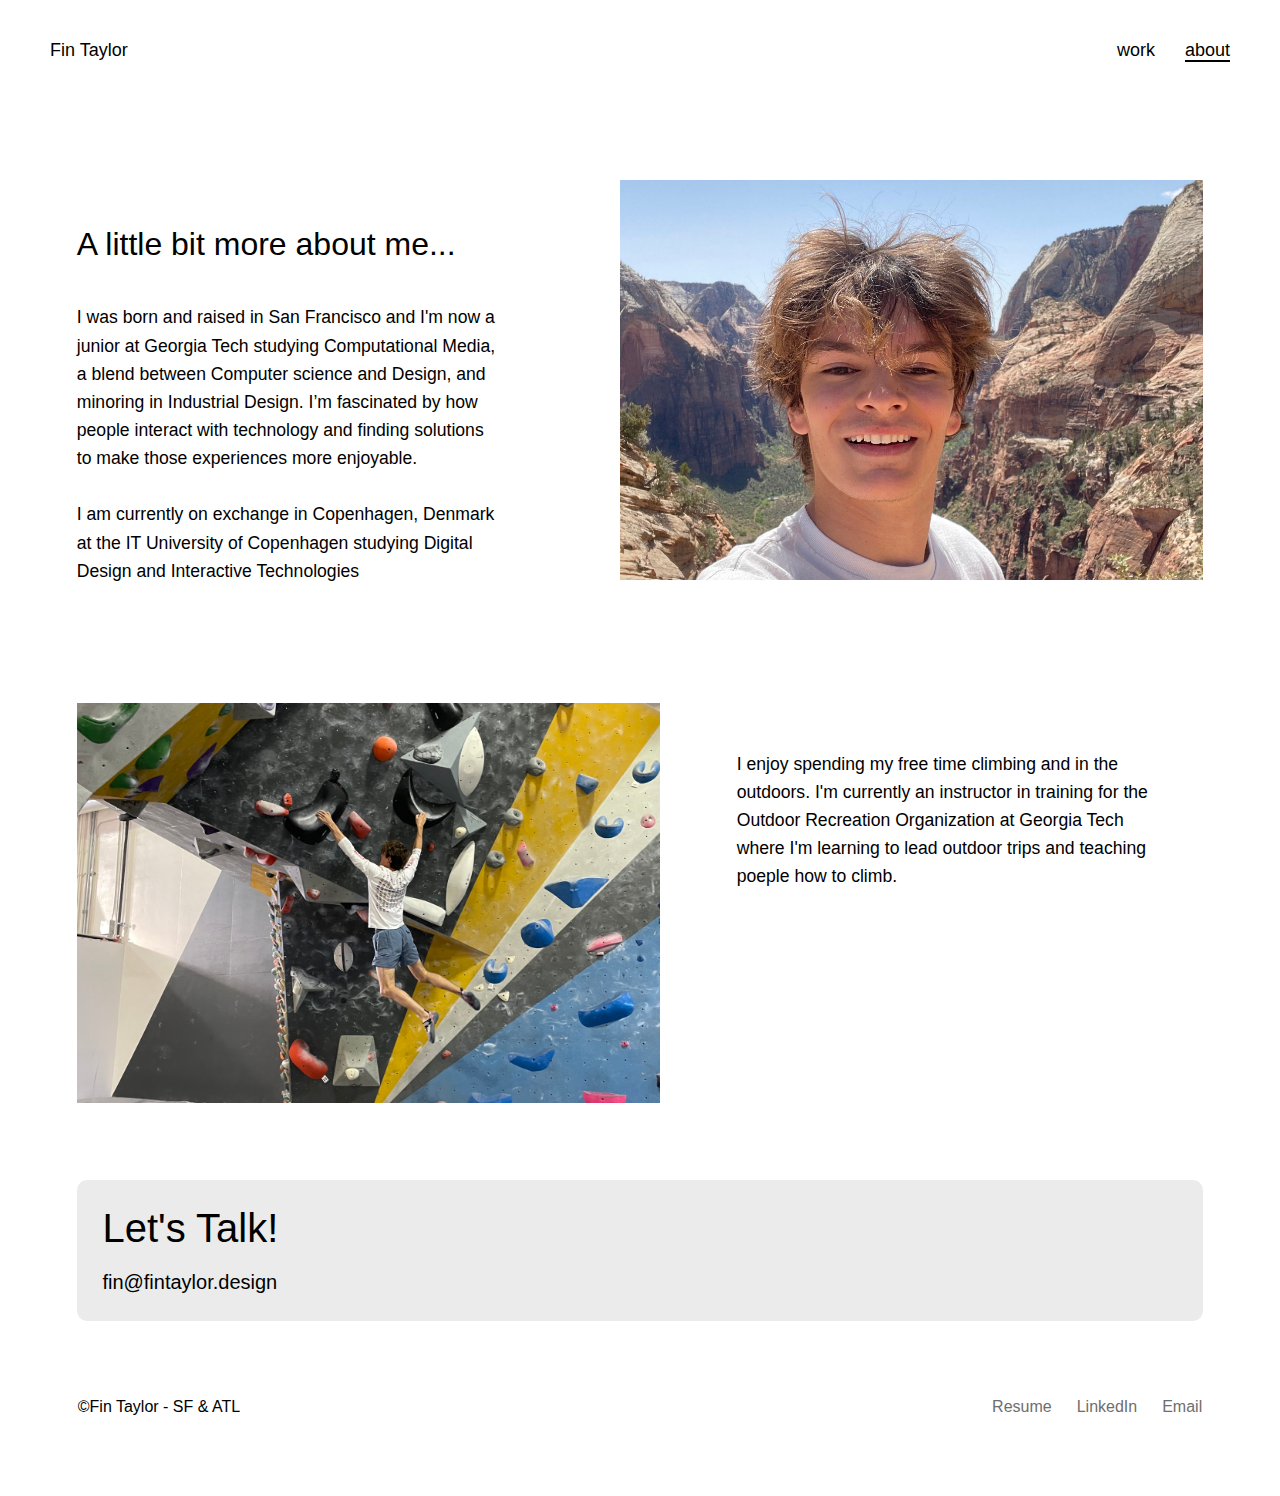
<file: about.html>
<!DOCTYPE html>
<html>
  <head>
    <meta charset="utf-8">
    <meta name="viewport" content="width=device-width, initial-scale=1.0">
    <title>Fin Taylor - About</title>
    <link rel="icon" type="image/png" href="assets/favicon.png"/>
    <link href="style.css" rel="stylesheet" type="text/css" />
    <link rel="stylesheet" href="https://rsms.me/inter/inter.css" media="all">
  </head>
  <body>
    <script src="script.js"></script>
    <div id="about">
      <div id="navbar">
        <div id="nav-left"><a class="cool-link" href="https://fintaylor.design">Fin Taylor</a></div>
        <div id="nav-right">
          <div id="home-button"><a class="cool-link" href="https://fintaylor.design/#work">work</a></div>
          <div id="about-button"><span id="underline"><a class="static-link" href="about">about</a></span></div>
        </div>
      </div>
      <div id="about-main">
        <div id="about-left">
          <div id="about-me">
            <div id="about-header">A little bit more about me...</div>
            <div id="about-desc">I was born and raised in San Francisco and I'm now a junior at Georgia Tech studying Computational Media, a blend between Computer science and Design, and minoring in Industrial Design. I’m fascinated by how people interact with technology and finding solutions to make those experiences more enjoyable.<br><br>I am currently on exchange in Copenhagen, Denmark at the IT University of Copenhagen studying Digital Design and Interactive Technologies</div>
          </div>
        </div>
        <div id="about-photo"></div>
      </div>
      <div id="about-main">
        <div id="about-photo2"></div>
        <div id="about-right">
          <div id="about-me">
            <div id="about-desc">I enjoy spending my free time climbing and in the outdoors. I'm currently an instructor in training for the Outdoor Recreation Organization at Georgia Tech where I'm learning to lead outdoor trips and teaching poeple how to climb.</div>
          </div>
        </div>
      </div>
      <div id="contact">
        <div id="contact-header">Let's Talk!</div>
        <div id="contact-email"><a id="about-link" href="mailto:fin@fintaylor.design"><div class="cool-link">fin@fintaylor.design</div></a></div>
      </div>
    </div>
    <div id="footer">
      <div id="footer-left">©Fin Taylor - SF & ATL</div>
      <div id="footer-right">
        <a class="footer-link" href="https://drive.google.com/file/d/17JbZwb-HB9JHdeWqqpss71oGjD_BoZSk/view?usp=sharing" title="Resume" target="_blank">
          <div class="footer-item cool-link" id="resume-button">Resume</div>
        </a>
        <a class="footer-link" href="https://www.linkedin.com/in/fintaylor/" title="LinkedIn" target="_blank">
          <div class="footer-item cool-link" id="linkedin-button">LinkedIn</div>
        </a>
        <a class="footer-link" href="mailto:fin@fintaylor.design" title="fin@fintaylor.design" target="_blank">
          <div class="footer-item cool-link" id="insta-button">Email</div>
        </a>
      </div>
    </div>
  </body>
</html>
</file>
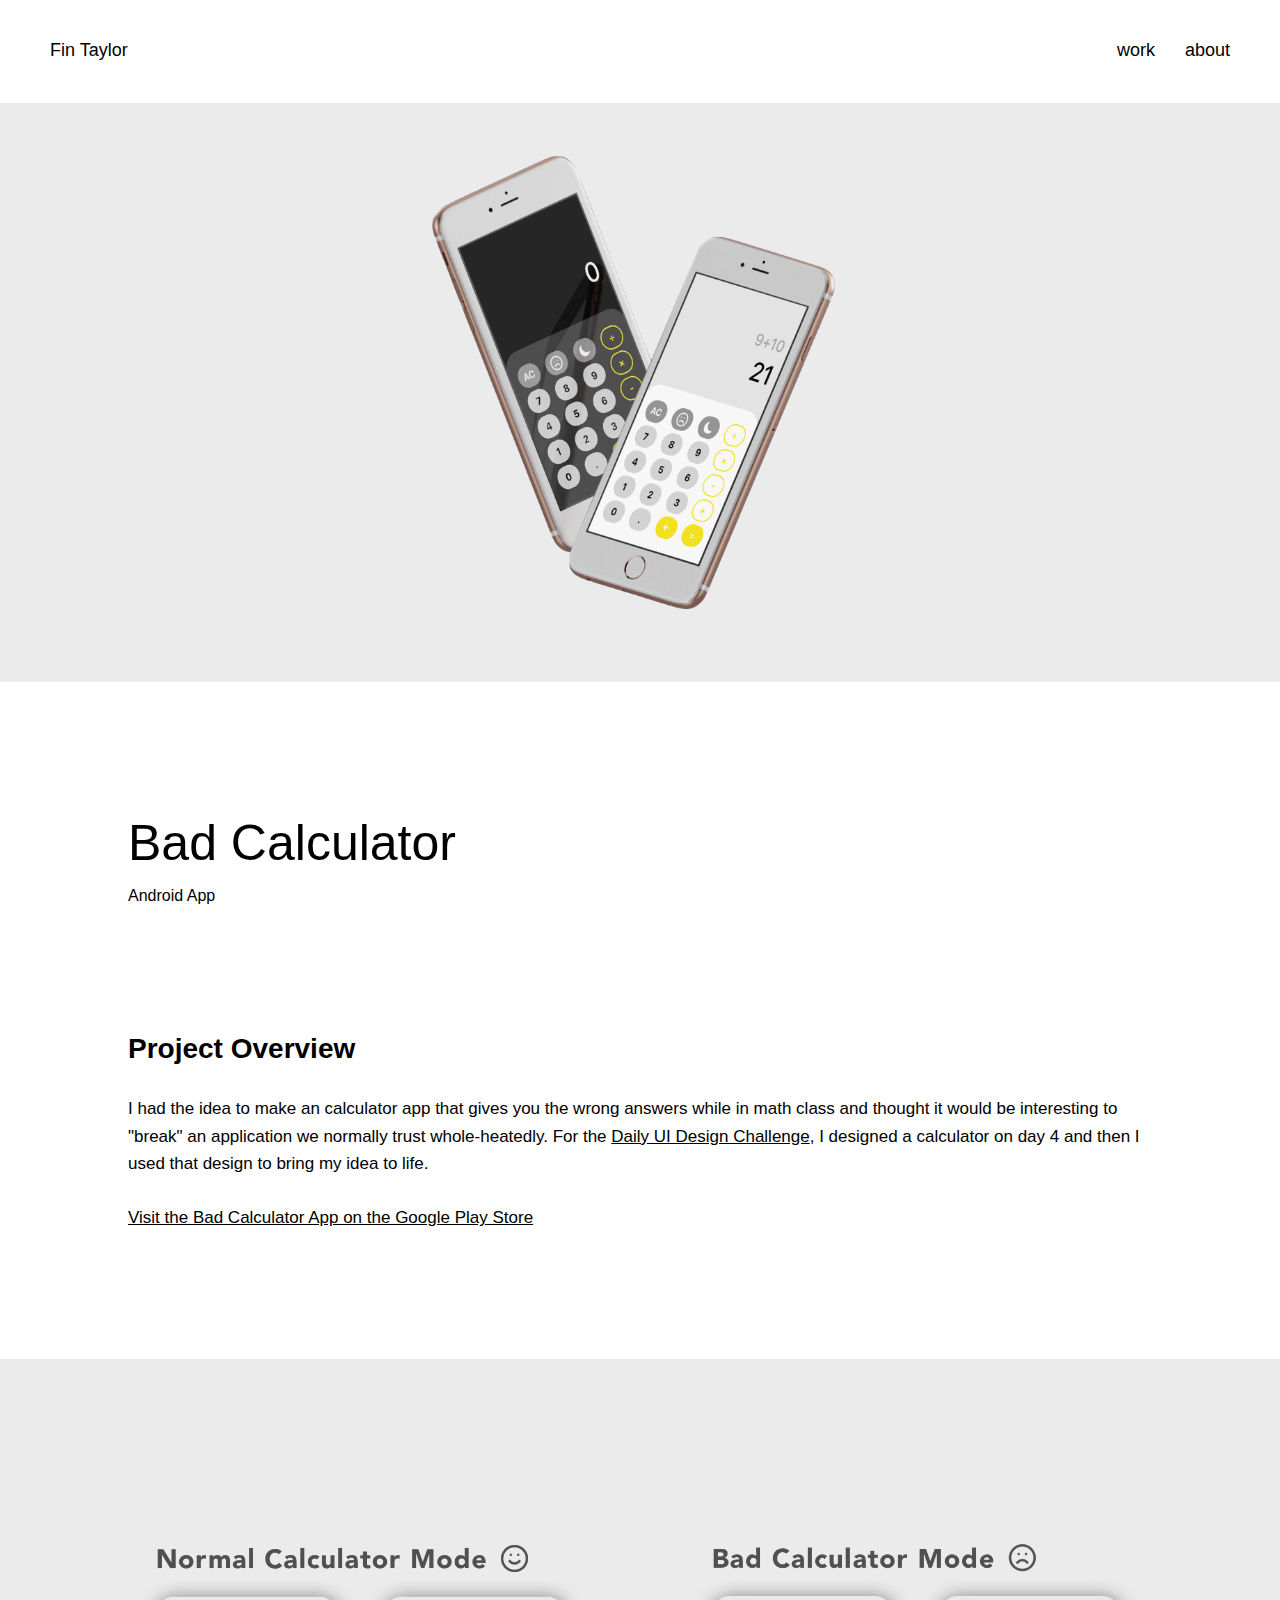
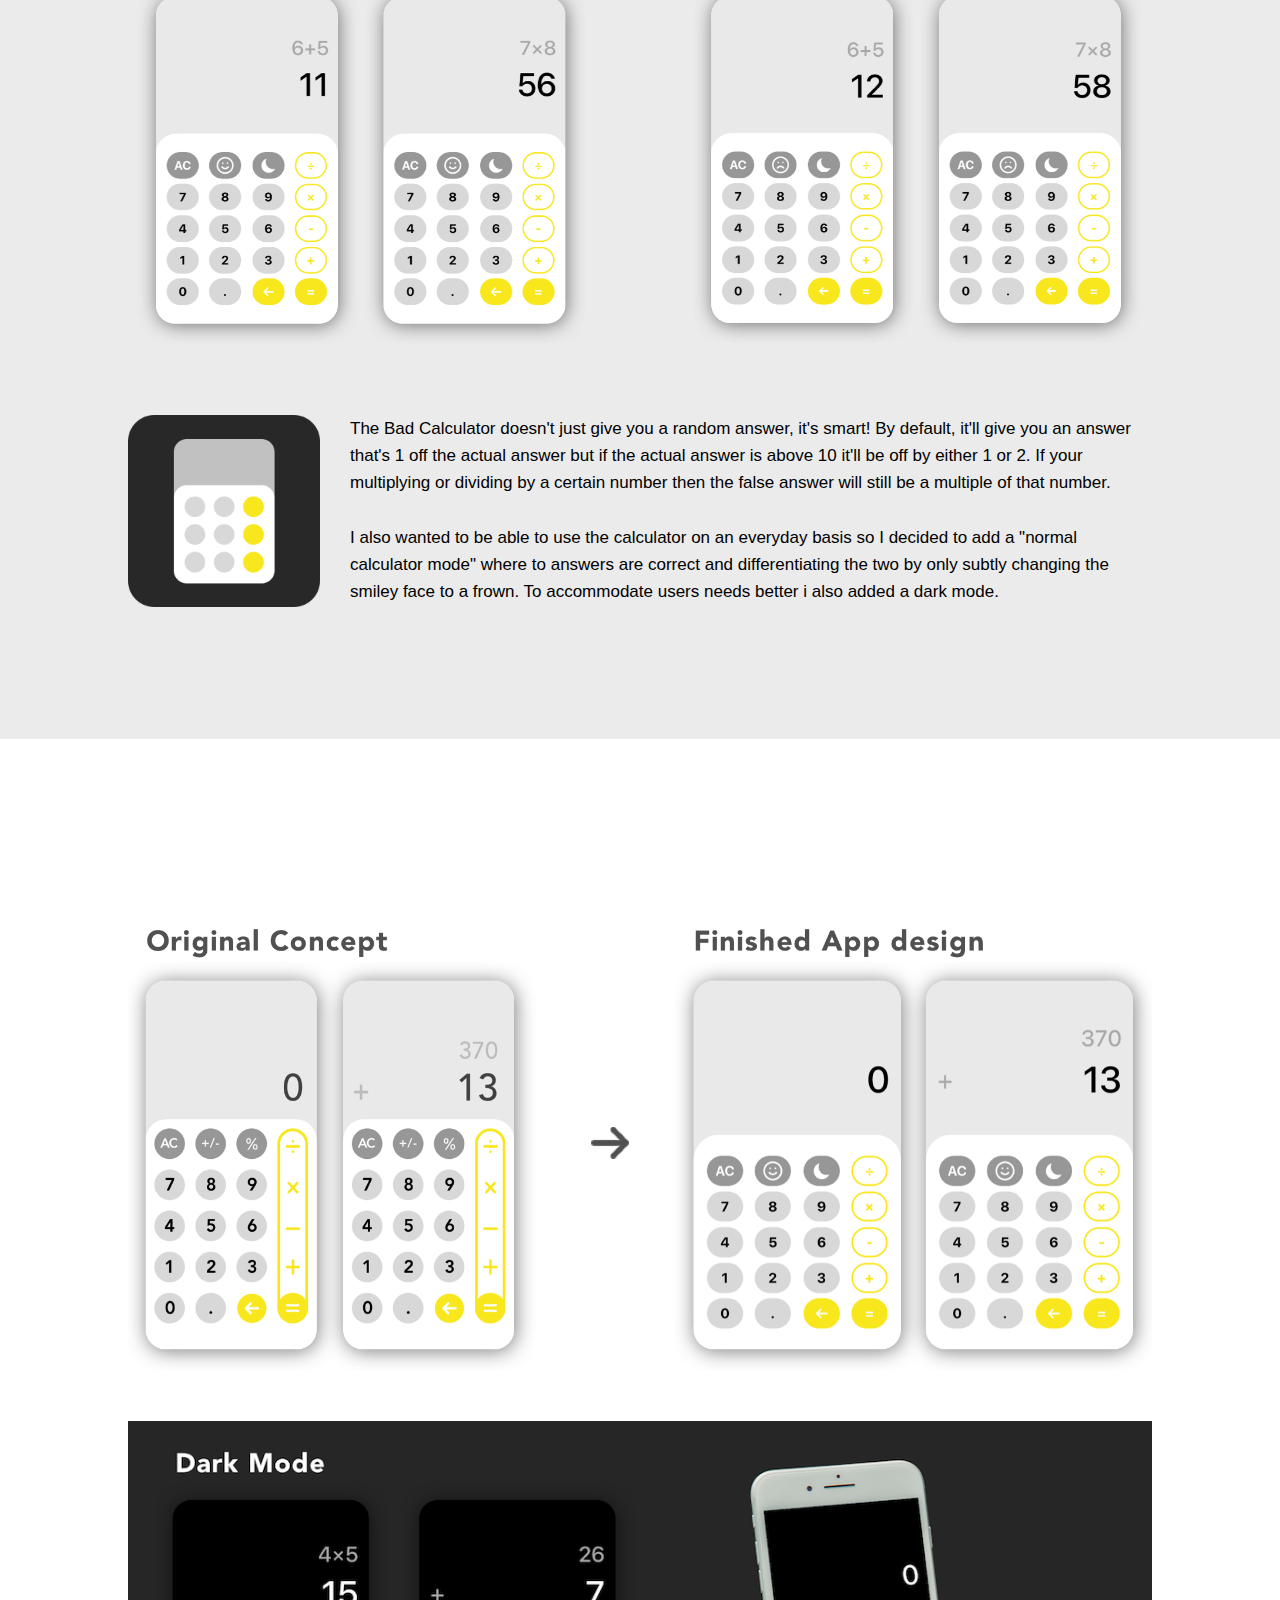
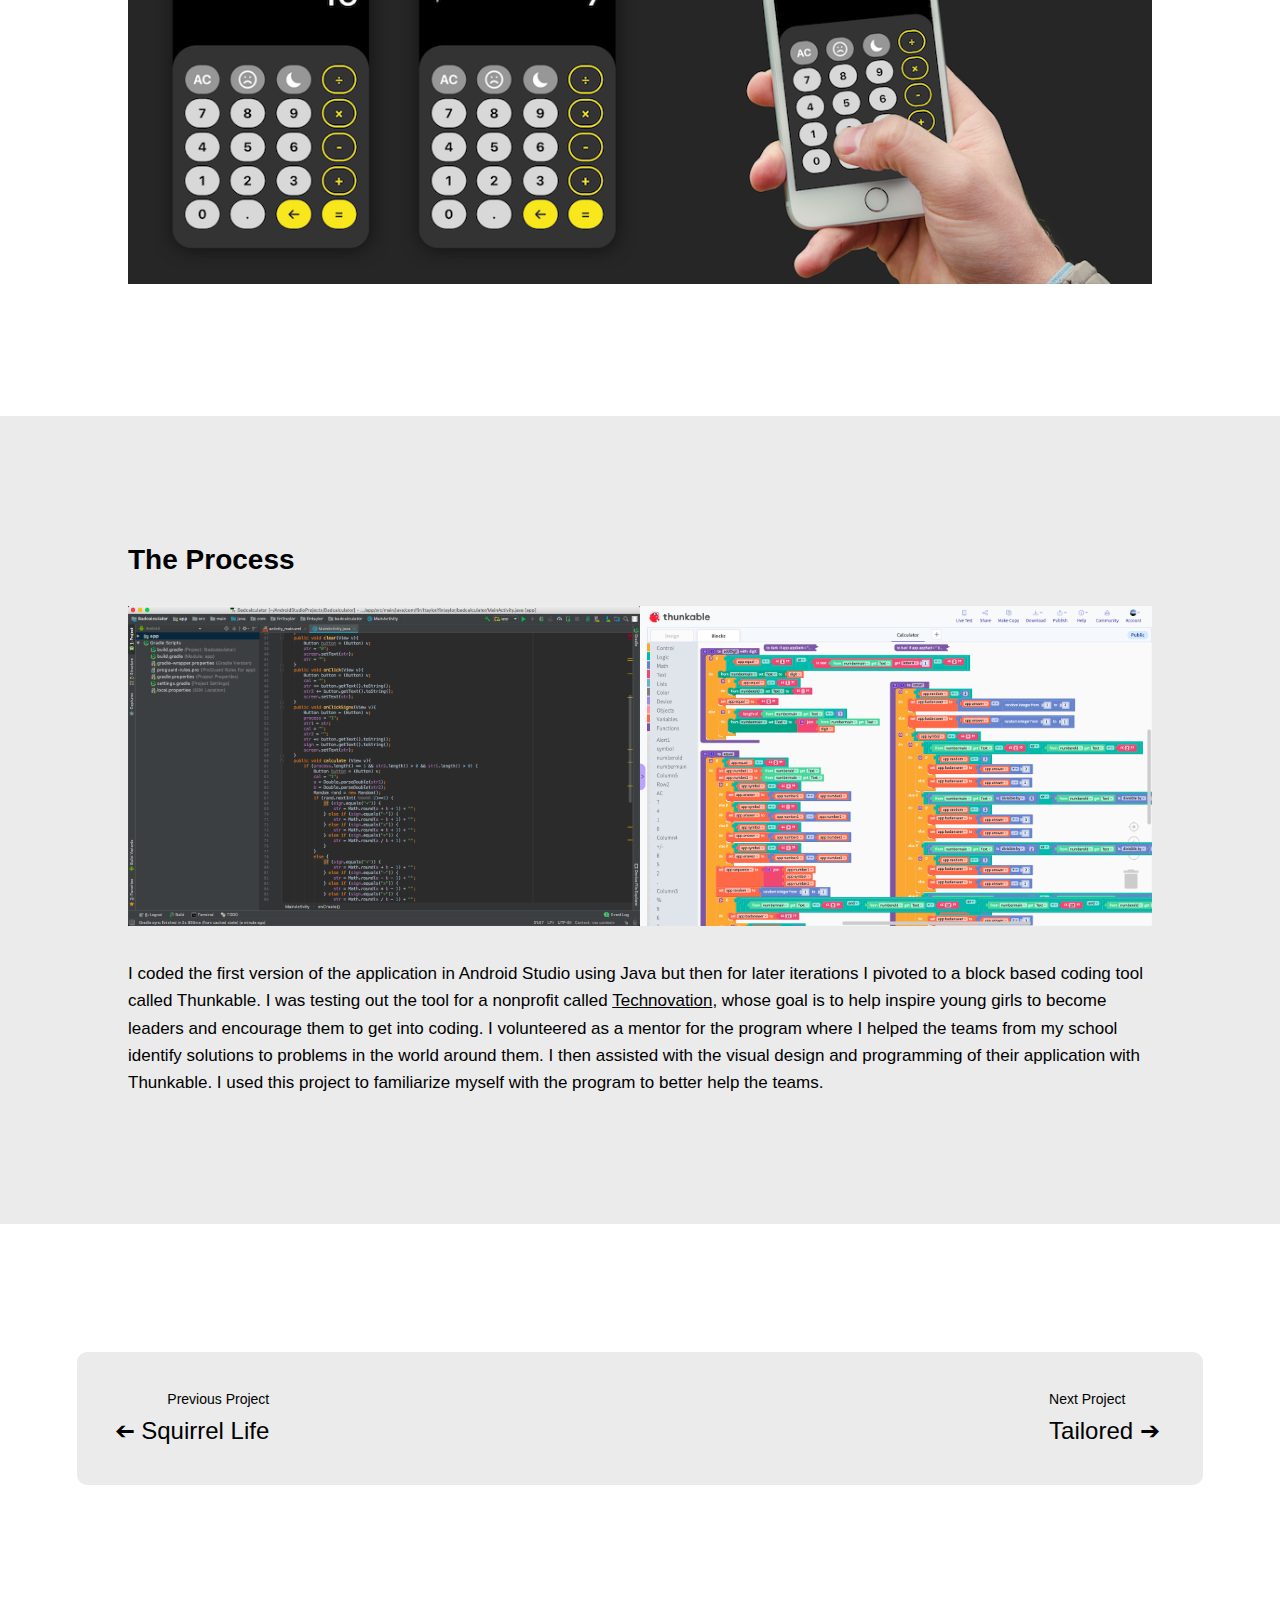
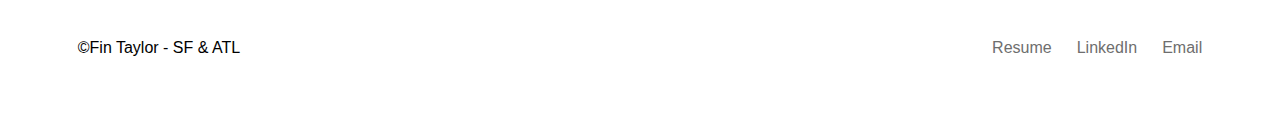
<file: badcalculator.html>
<!DOCTYPE html>
<html>
  <head>
    <meta charset="utf-8">
    <meta name="viewport" content="width=device-width, initial-scale=1.0">
    <title>Fin Taylor - Bad Calculator</title>
    <link rel="icon" type="image/png" href="assets/favicon.png"/>
    <link href="style.css" rel="stylesheet" type="text/css" />
  </head>
  <body>
    <script src="script.js"></script>
    <div id="head">
      <div id="navbar">
        <div id="nav-left"><a class="cool-link" href="https://fintaylor.design">Fin Taylor</a></div>
        <div id="nav-right">
          <div id="home-button"><a class="cool-link" href="https://fintaylor.design/#work">work</a></div>
          <div id="about-button"><a class="cool-link" href="about">about</a></div>
        </div>
      </div>
      <div id="project-content">
        <picture>
          <source media="(min-width:700px)" srcset="assets/badcalc/calc_app_header.png">
          <img id="project-headerpicture" src="assets/badcalc/calc_app_header700.png" alt="">
        </picture>
        <div id="project-header">Bad Calculator</div>
        <div id="project-type">Android App</div>
        <div class="project-section">
          <!-- <div class="project-section-split-left"> -->
            <div class="project-section-header">Project Overview</div>
            <div class="project-section-description">I had the idea to make an calculator app that gives you the wrong answers while in math class and thought it would be interesting to "break" an application we normally trust whole-heatedly. For the <a id="text-link" href="https://www.dailyui.co/" target="_blank">Daily UI Design Challenge</a>, I designed a calculator on day 4 and then I used that design to bring my idea to life.
              <br>
              <br><a id="text-link" href="https://play.google.com/store/apps/details?id=com.gmail.fin1taylor.badcalculator" target="_blank">Visit the Bad Calculator App on the Google Play Store</a></div>
          <!-- </div> -->
          <!-- <div class="project-section-split-right">
            <div class="project-section-header">Execution</div>
            <div class="project-section-description">The Application has two modes: the Bad Calculator mode and the Normal Calculator mode. In the Bad Calculator mode, the answers are slightly off the actual answer and in the Normal Calculator mode, the answers are correct. There is also a Dark mode that simply changes the interface to dark colors.</div>
          </div> -->
        </div>
        <div class="project-section greyback">
          <picture>
            <source media="(min-width:700px)" srcset="">
            <img class="project-sectionpicture" src="assets/badcalc/calc_app_main.png" alt="">
          </picture>
          <div id="project-section-icondiv">
            <picture>
              <source media="(min-width:700px)" srcset="">
              <img class="project-iconpicture" src="assets/badcalc/calc_app_icon.png" alt="">
            </picture>
            <div class="project-section-description">The Bad Calculator doesn't just give you a random answer, it's smart! By default, it'll give you an answer that's 1 off the actual answer but if the actual answer is above 10 it'll be off by either 1 or 2. If your multiplying or dividing by a certain number then the false answer will still be a multiple of that number.
              ‍<br>
              <br>I also wanted to be able to use the calculator on an everyday basis so I decided to add a "normal calculator mode" where to answers are correct and differentiating the two by only subtly changing the smiley face to a frown. To accommodate users needs better i also added a dark mode.</div>
          </div>
          </div>
        <div class="project-section">
          <picture>
            <source media="(min-width:700px)" srcset="">
            <img class="project-sectionpicture" src="assets/badcalc/calc_app_transition.png" alt="">
          </picture>
          <picture>
            <source media="(min-width:700px)" srcset="assets/badcalc/calc_app_darkmode700.png">
            <img class="project-sectionpicture" src="assets/badcalc/calc_app_darkmode.png" alt="">
          </picture>
        </div>
        <div class="project-section greyback bottomsection">
          <div class="project-section-header">The Process</div>
          <div id="project-sideimages" style="margin-top: 30px;">
            <picture>
              <source media="(min-width:700px)" srcset="">
              <img class="project-sectionpicture-halfleft" src="assets/badcalc/calc_app_code.png" alt="">
            </picture>
            <picture>
              <source media="(min-width:700px)" srcset="">
              <img class="project-sectionpicture-halfright" src="assets/badcalc/calc_app_blockcode.png" alt="">
            </picture>
          </div>
          <div class="project-section-description">I coded the first version of the application in Android Studio using Java but then for later iterations I pivoted to a block based coding tool called Thunkable. I was testing out the tool for a nonprofit called <a id="text-link" href="https://www.technovation.org/" target="_blank">Technovation</a>, whose goal is to help inspire young girls to become leaders and encourage them to get into coding. I volunteered as a mentor for the program where I helped the teams from my school identify solutions to problems in the world around them. I then assisted with the visual design and programming of their application with Thunkable. I used this project to familiarize myself with the program to better help the teams.</div>
        </div>
      </div>
    </div>
    <div id="project-next">
      <!-- <div id="project-back"><a class="cool-link" href="index.html#work">Back to All Work</a></div> -->
      <div id="next-left"><p id="project-next-small-left">Previous Project</p><a class="cool-link" href="squirrellife"><div id="project-next-big-left"><p id="nextarrow-left">➔</p><p style="margin: 0px; margin-left: 6px;">Squirrel Life</p></div></a></div>
      <div><p id="project-next-small">Next Project</p><p id="project-next-big"><a class="cool-link" href="tailored">Tailored ➔</a></p></div>
    </div>
    <div id="footer">
      <div id="footer-left">©Fin Taylor - SF & ATL</div>
      <div id="footer-right">
        <a class="footer-link" href="https://drive.google.com/file/d/17JbZwb-HB9JHdeWqqpss71oGjD_BoZSk/view?usp=sharing" title="Resume" target="_blank">
          <div class="footer-item cool-link" id="resume-button">Resume</div>
        </a>
        <a class="footer-link" href="https://www.linkedin.com/in/fintaylor/" title="LinkedIn" target="_blank">
          <div class="footer-item cool-link" id="linkedin-button">LinkedIn</div>
        </a>
        <a class="footer-link" href="mailto:fin@fintaylor.design" title="fin@fintaylor.design" target="_blank">
          <div class="footer-item cool-link" id="insta-button">Email</div>
        </a>
      </div>
    </div>
  </body>
</html>
</file>
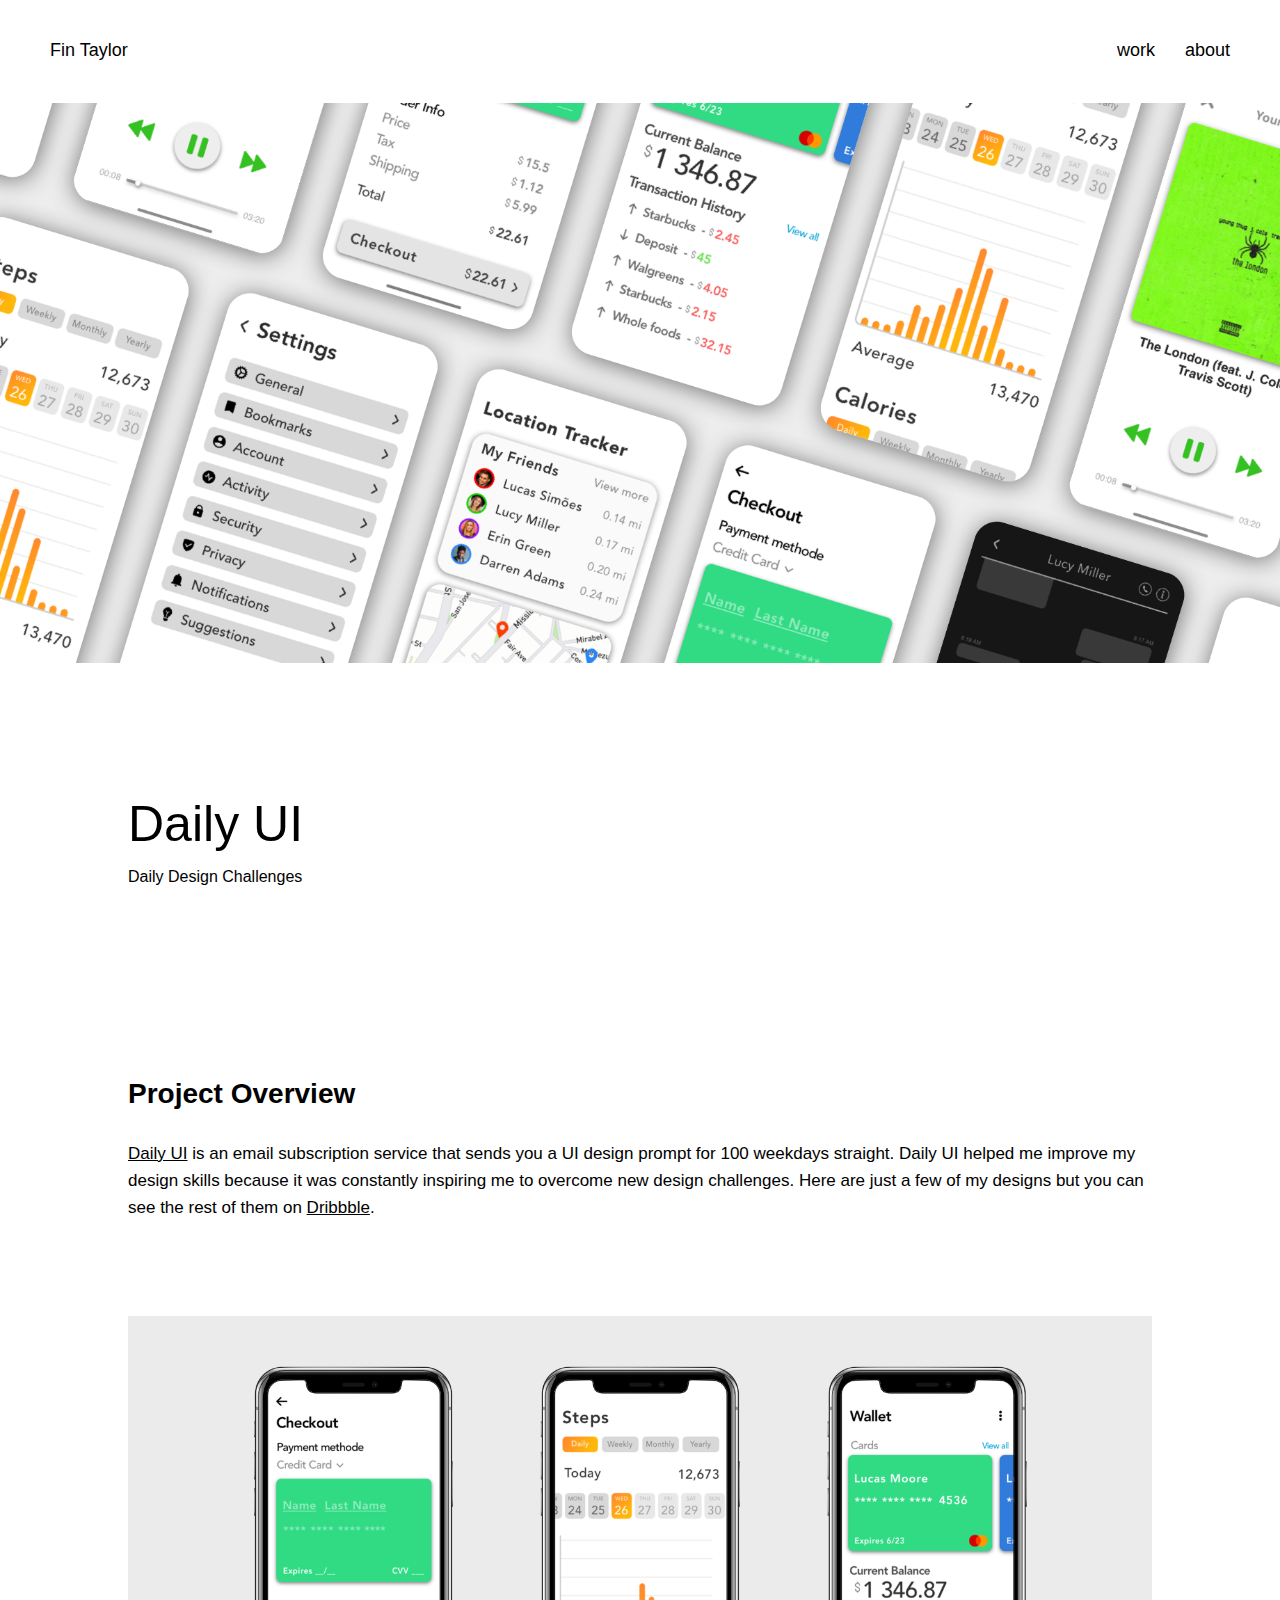
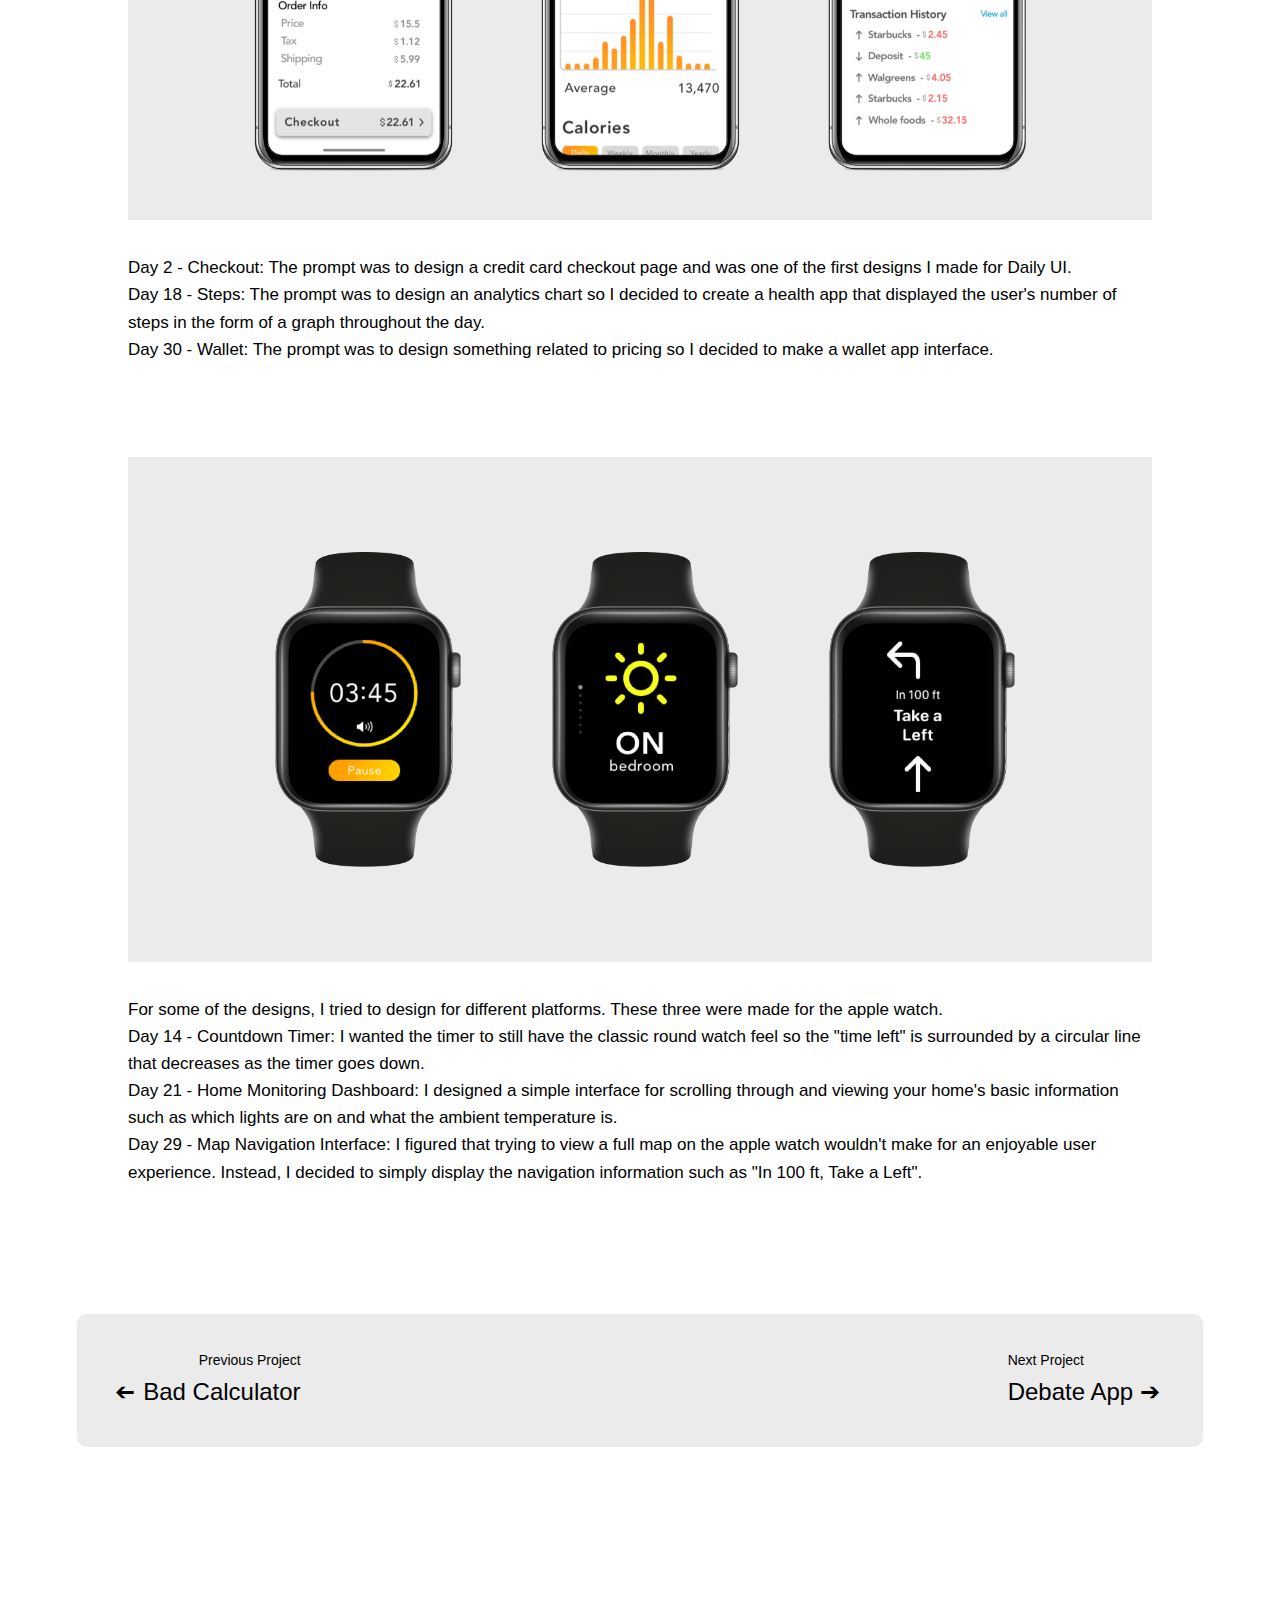
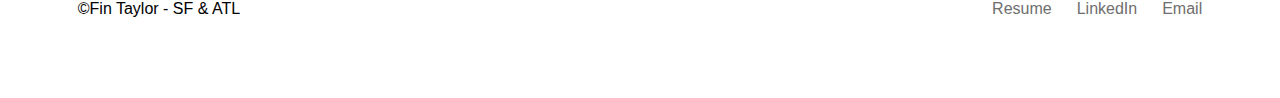
<file: dailyui.html>
<!DOCTYPE html>
<html>
  <head>
    <meta charset="utf-8">
    <meta name="viewport" content="width=device-width, initial-scale=1.0">
    <title>Fin Taylor - Daily UI</title>
    <link rel="icon" type="image/png" href="assets/favicon.png"/>
    <link href="style.css" rel="stylesheet" type="text/css" />
  </head>
  <body>
    <script src="script.js"></script>
    <div id="head">
      <div id="navbar">
        <div id="nav-left"><a class="cool-link" href="https://fintaylor.design">Fin Taylor</a></div>
        <div id="nav-right">
          <div id="home-button"><a class="cool-link" href="https://fintaylor.design/#work">work</a></div>
          <div id="about-button"><a class="cool-link" href="about">about</a></div>
        </div>
      </div>
      <div id="project-content">
        <picture>
          <source media="(min-width:700px)" srcset="assets/dailyui/dailyui_header.png">
          <img id="project-headerpicture" src="assets/dailyui/dailyui_header700.png" alt="">
        </picture>
        <div id="project-header">Daily UI</div>
        <div id="project-type">Daily Design Challenges</div>
        <div class="project-section">
          <div class="project-subsection">
            <div class="project-section-header">Project Overview</div>
            <div class="project-section-description"><a id="text-link" href="https://www.dailyui.co/">Daily UI</a> is an email subscription service that sends you a UI design prompt for 100 weekdays straight. Daily UI helped me improve my design skills because it was constantly inspiring me to overcome new design challenges. Here are just a few of my designs but you can see the rest of them on <a id="text-link" href="https://dribbble.com/fintaylor">Dribbble</a>.</div>
          </div>
          <div class="project-subsection">
            <picture>
              <source media="(min-width:700px)" srcset="assets/dailyui/dailyui_phone.png">
              <img class="project-sectionpicture" src="assets/dailyui/dailyui_phone700.png" alt="">
            </picture>
            <div class="project-section-description">Day 2 - Checkout: The prompt was to design a credit card checkout page and was one of the first designs I made for Daily UI.
              <br>Day 18 - Steps: The prompt was to design an analytics chart so I decided to create a health app that displayed the user's number of steps in the form of a graph throughout the day.
              <br>Day 30 - Wallet: The prompt was to design something related to pricing so I decided to make a wallet app interface.</div>
          </div>
          <div class="project-subsection">
            <picture>
              <source media="(min-width:700px)" srcset="assets/dailyui/dailyui_watch.png">
              <img class="project-sectionpicture" src="assets/dailyui/dailyui_watch700.png" alt="">
            </picture>
            <div class="project-section-description">For some of the designs, I tried to design for different platforms. These three were made for the apple watch.
              <br>Day 14 - Countdown Timer: I wanted the timer to still have the classic round watch feel so the "time left" is surrounded by a circular line that decreases as the timer goes down.
              <br>Day 21 - Home Monitoring Dashboard: I designed a simple interface for scrolling through and viewing your home's basic information such as which lights are on and what the ambient temperature is.
              <br>Day 29 - Map Navigation Interface: I figured that trying to view a full map on the apple watch wouldn't make for an enjoyable user experience. Instead, I decided to simply display the navigation information such as "In 100 ft, Take a Left".</div>
          </div>
        </div>
      </div>
    </div>
    <div id="project-next">
      <!-- <div id="project-back"><a class="cool-link" href="index.html#work">Back to All Work</a></div> -->
      <div id="next-left"><p id="project-next-small-left">Previous Project</p><a class="cool-link" href="badcalculator"><div id="project-next-big-left"><p id="nextarrow-left">➔</p><p style="margin: 0px; margin-left: 8px;">Bad Calculator</p></div></a></div>
      <div><p id="project-next-small">Next Project</p><p id="project-next-big"><a class="cool-link" href="debateapp">Debate App ➔</a></p></div>
    </div>
    <div id="footer">
      <div id="footer-left">©Fin Taylor - SF & ATL</div>
      <div id="footer-right">
        <a class="footer-link" href="https://drive.google.com/file/d/17JbZwb-HB9JHdeWqqpss71oGjD_BoZSk/view?usp=sharing" title="Resume" target="_blank">
          <div class="footer-item cool-link" id="resume-button">Resume</div>
        </a>
        <a class="footer-link" href="https://www.linkedin.com/in/fintaylor/" title="LinkedIn" target="_blank">
          <div class="footer-item cool-link" id="linkedin-button">LinkedIn</div>
        </a>
        <a class="footer-link" href="mailto:fin@fintaylor.design" title="fin@fintaylor.design" target="_blank">
          <div class="footer-item cool-link" id="insta-button">Email</div>
        </a>
      </div>
    </div>
  </body>
</html>
</file>
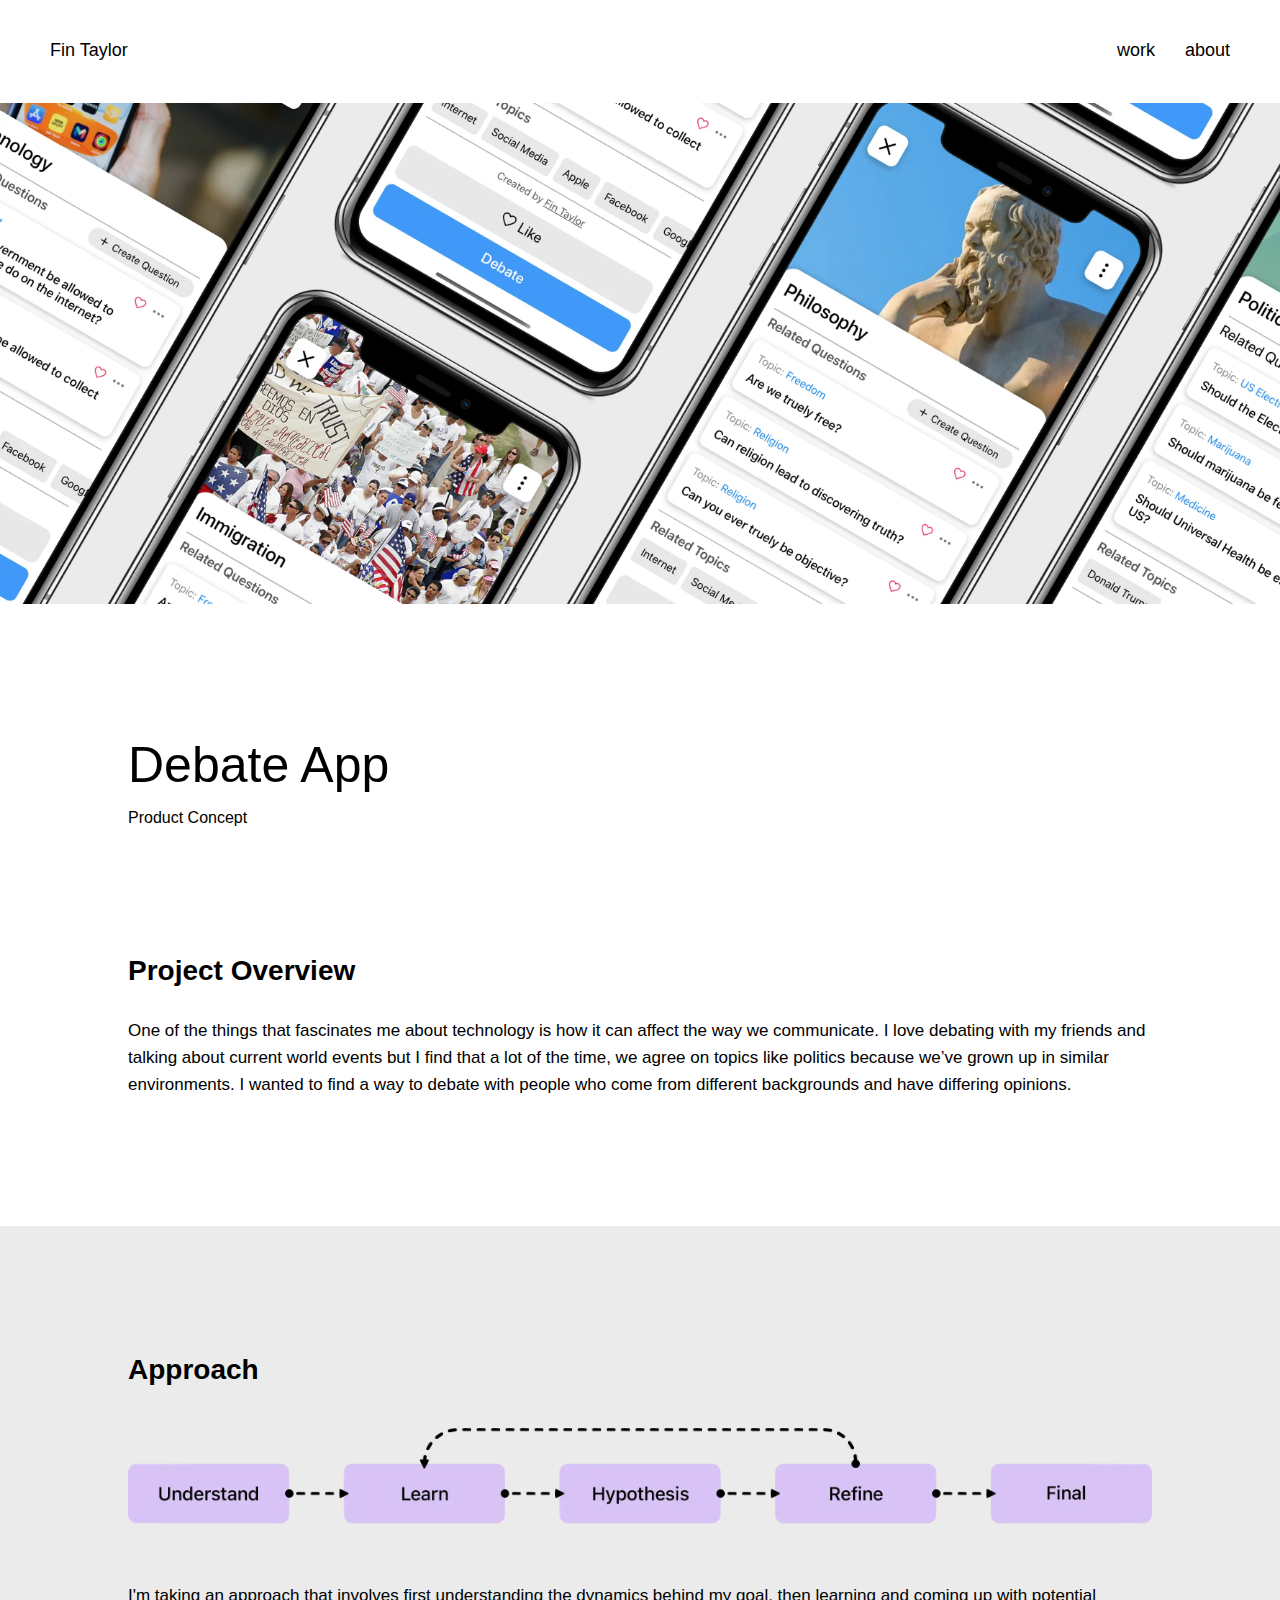
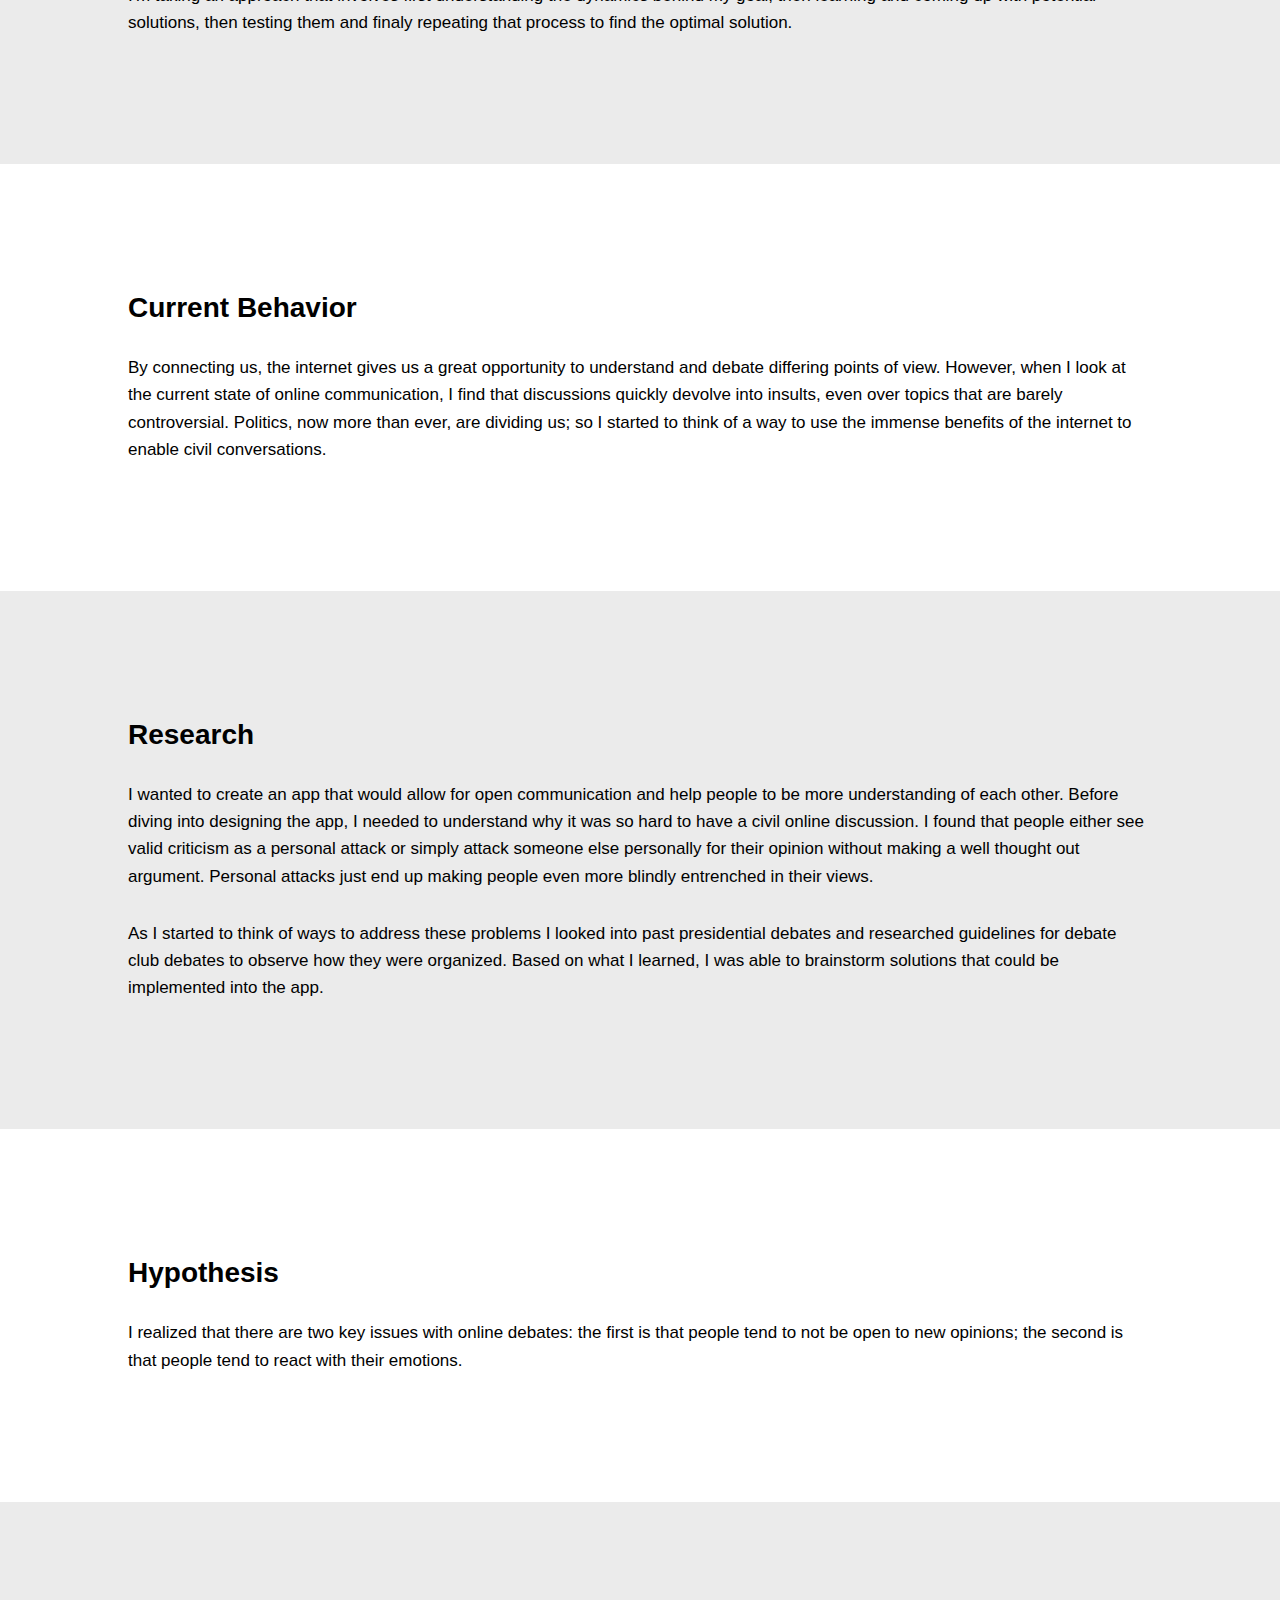
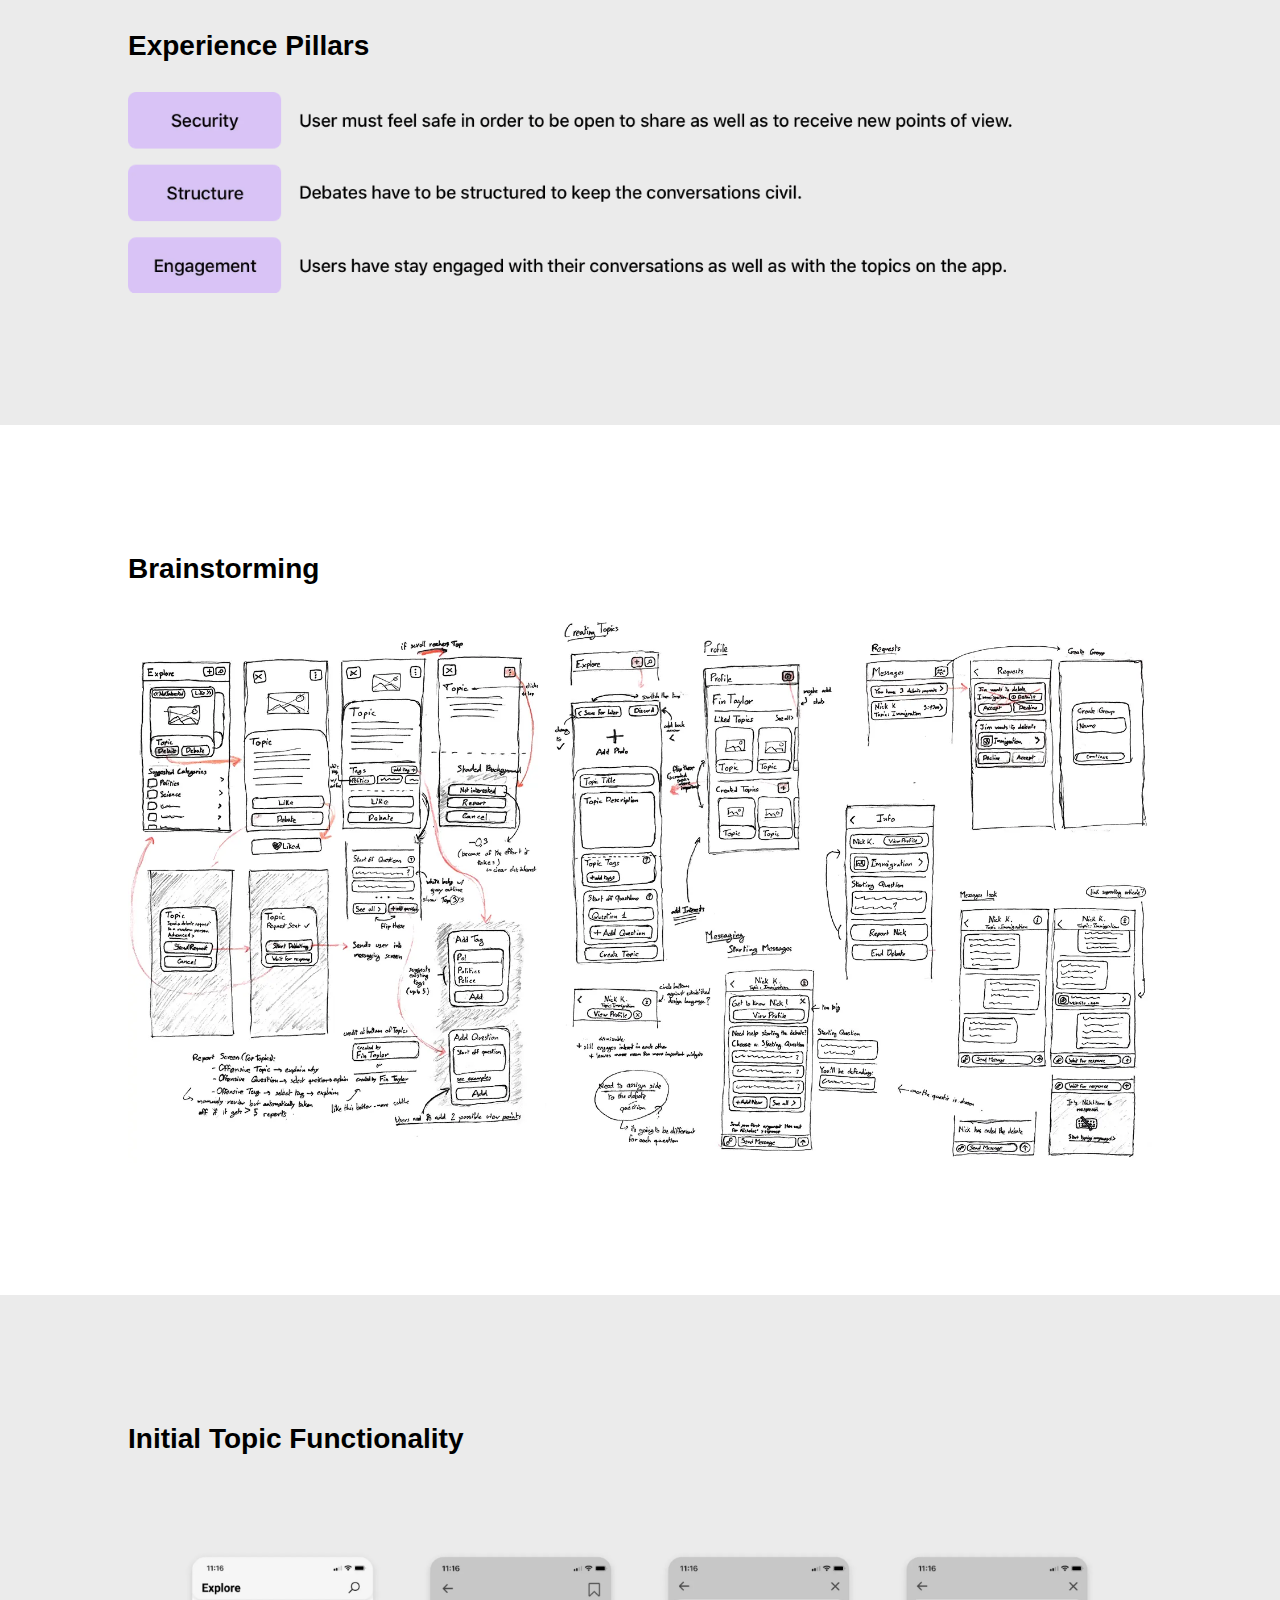
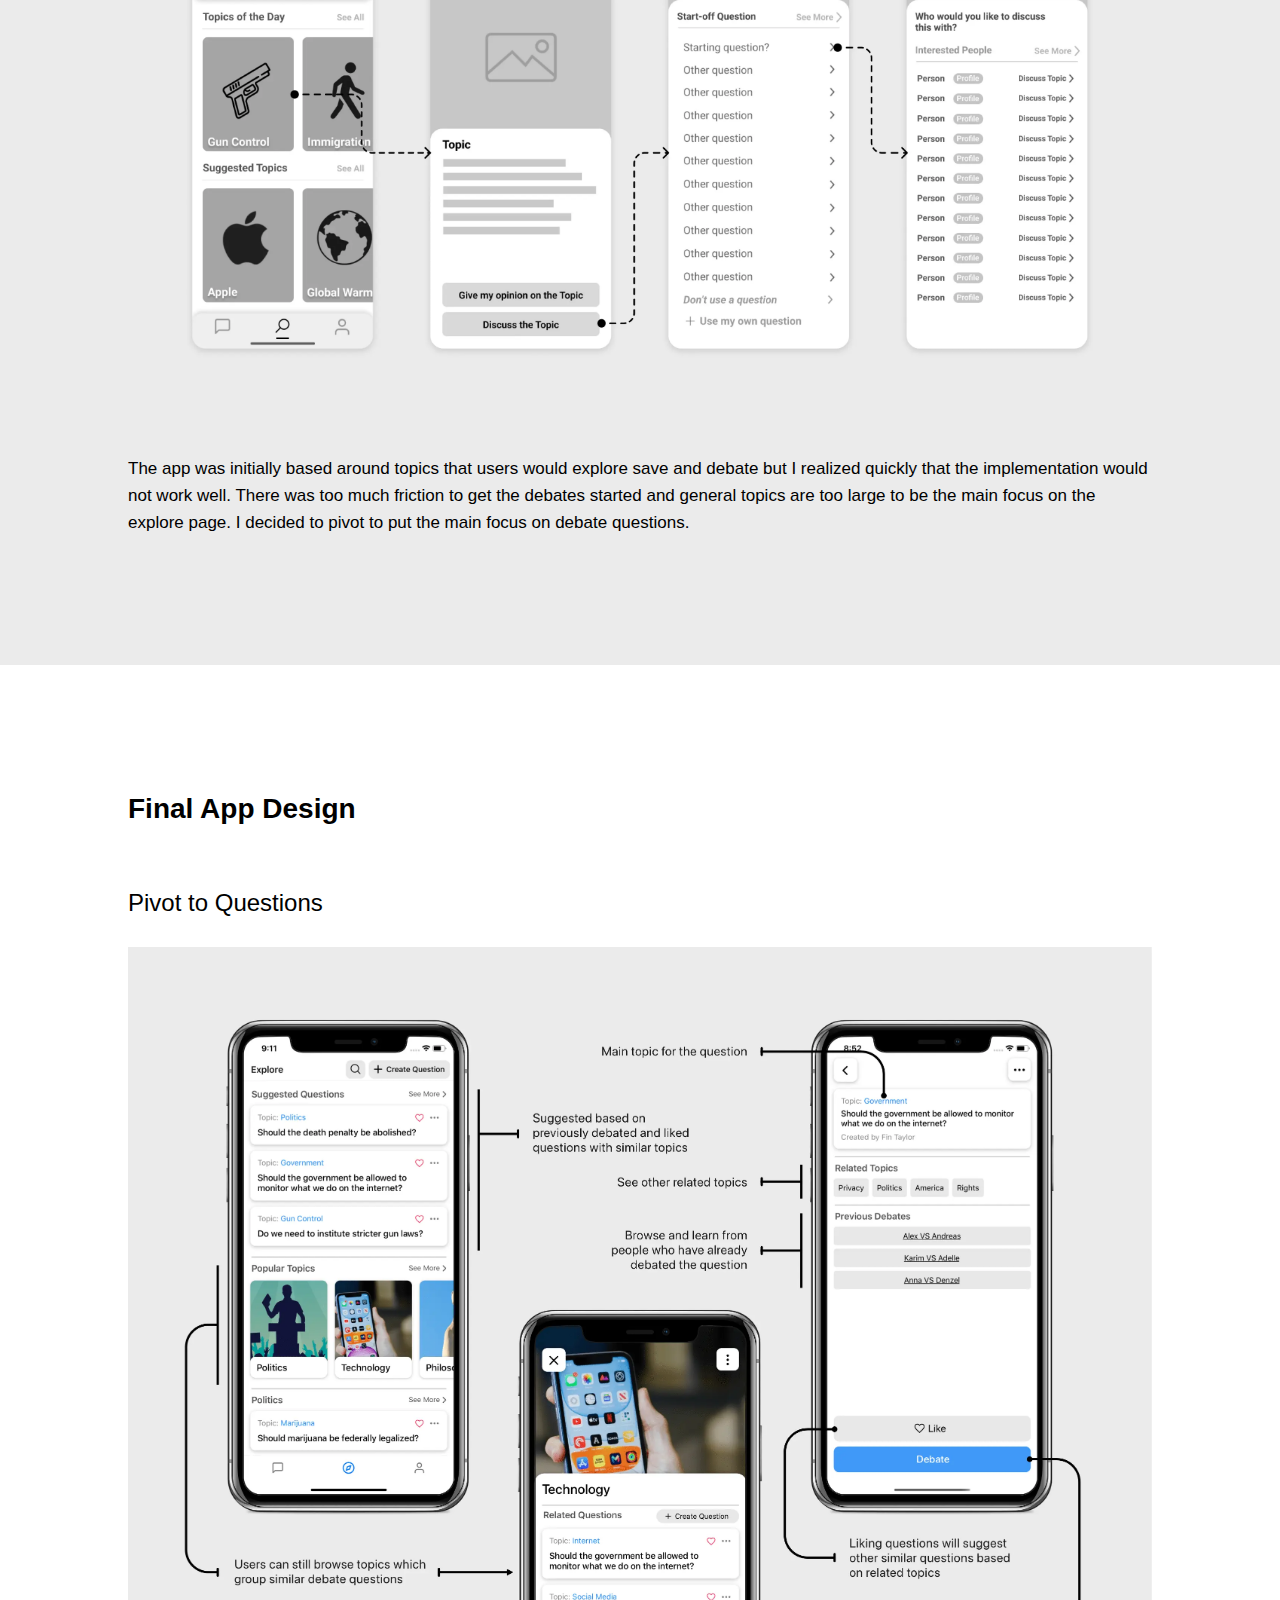
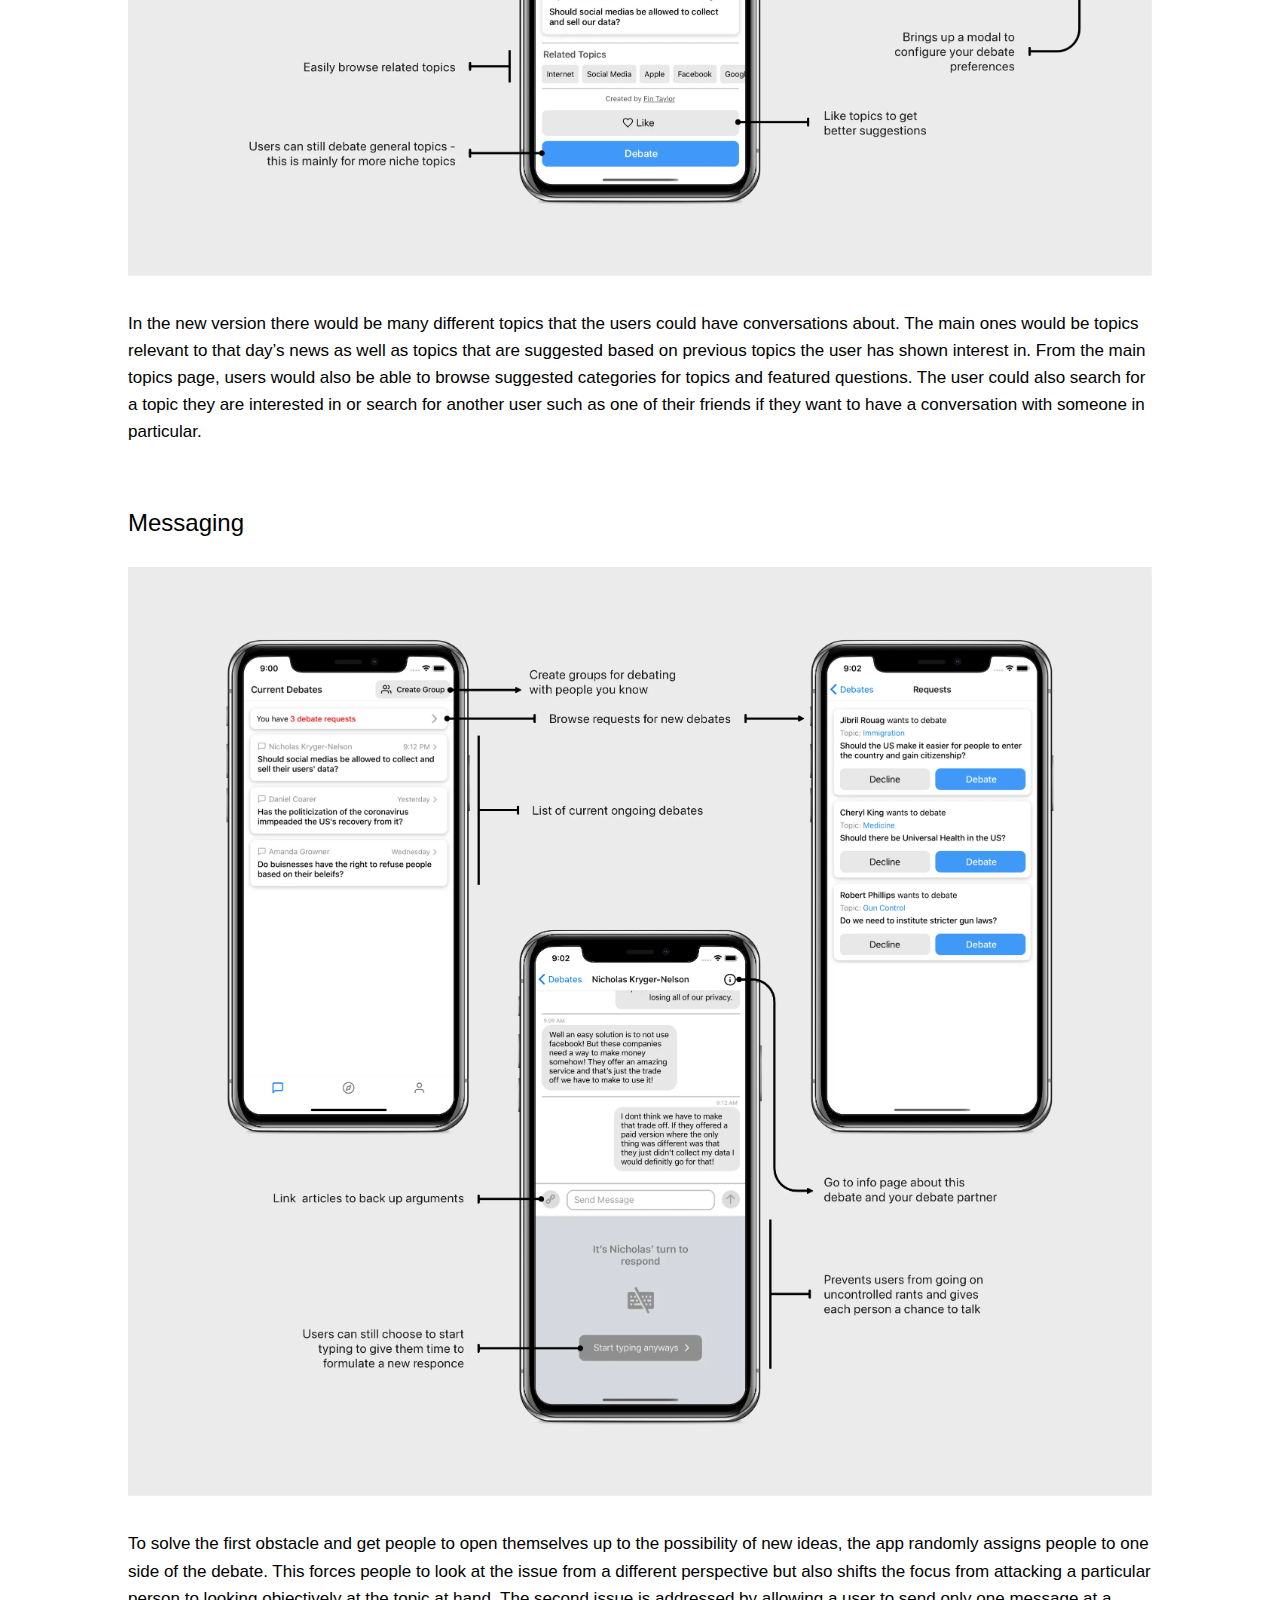
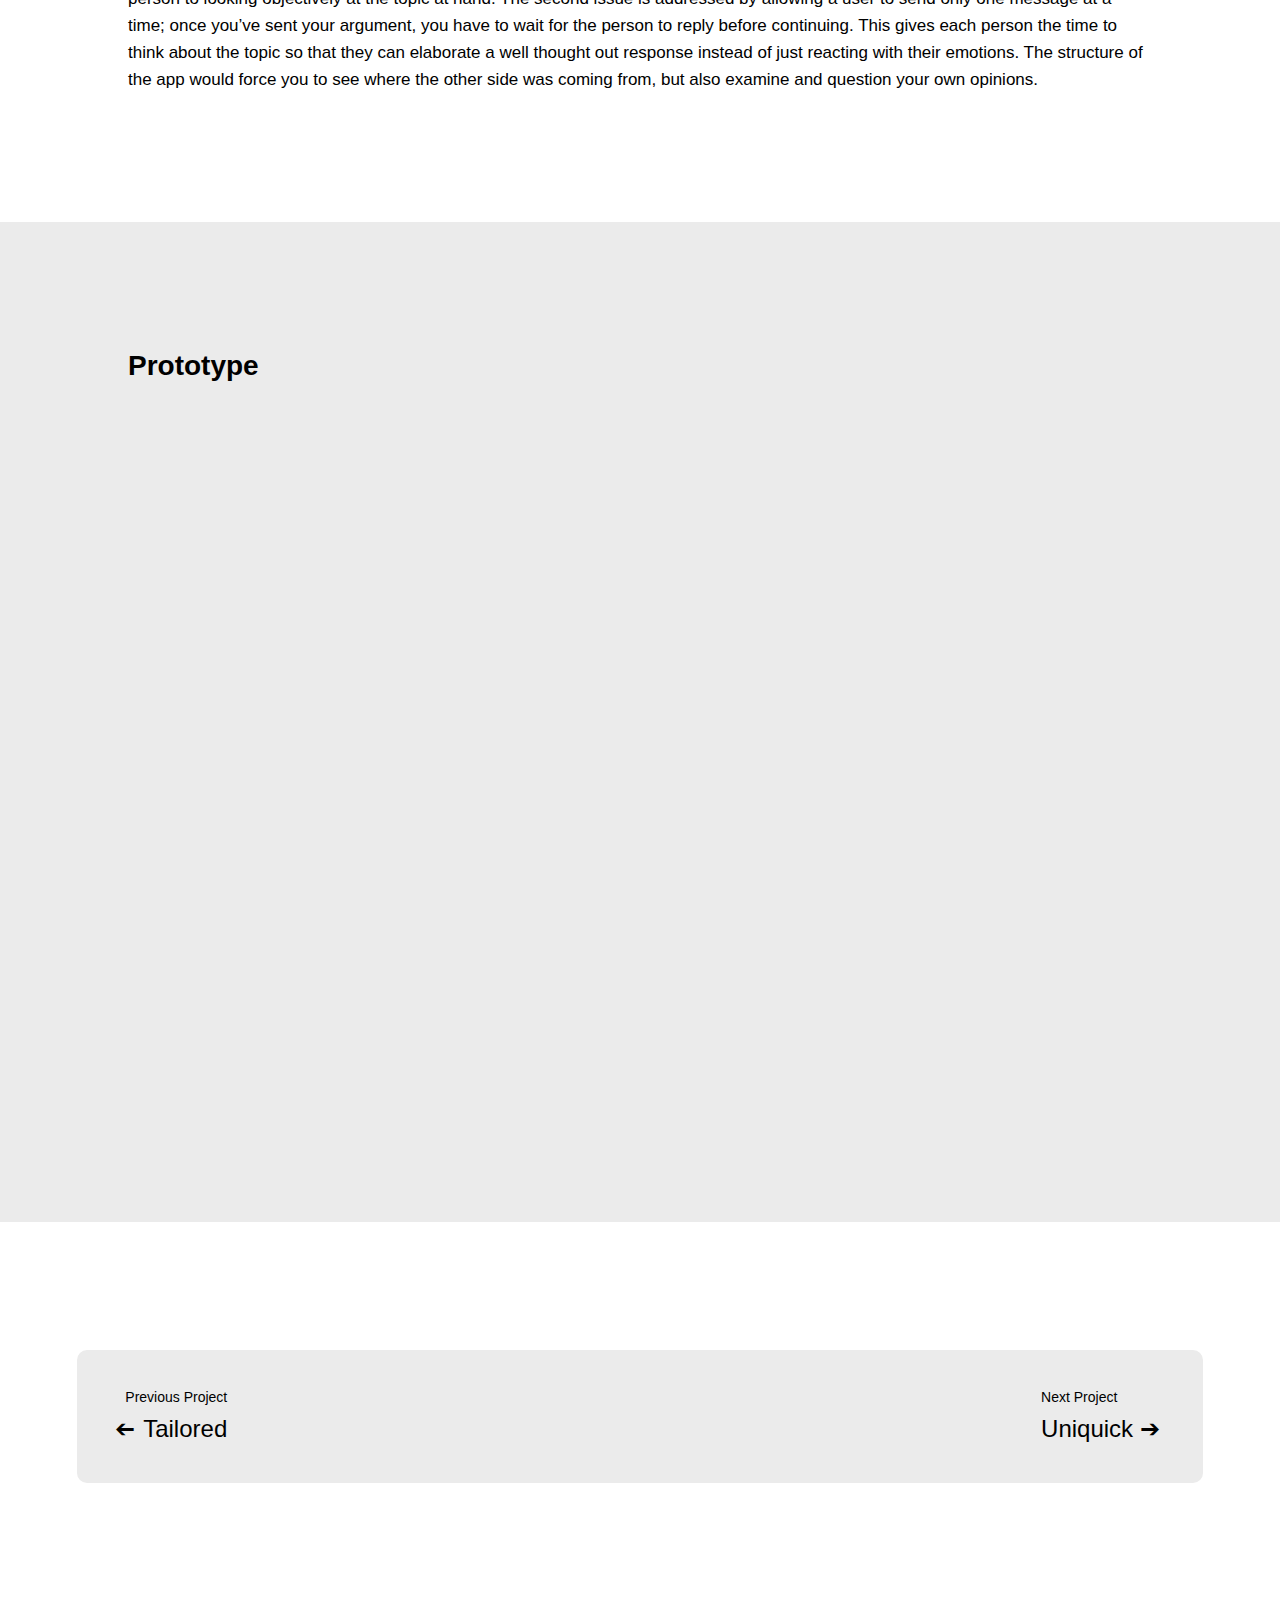
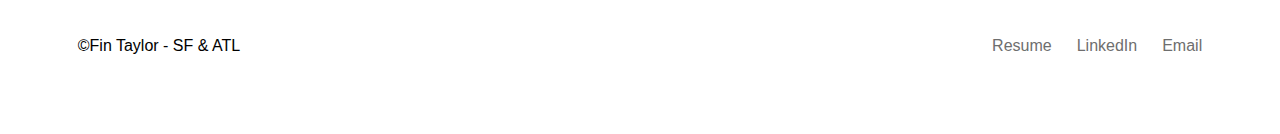
<file: debateapp.html>
<!DOCTYPE html>
<html>
  <head>
    <meta charset="utf-8">
    <meta name="viewport" content="width=device-width, initial-scale=1.0">
    <title>Fin Taylor - Debate App</title>
    <link rel="icon" type="image/png" href="assets/favicon.png"/>
    <link href="style.css" rel="stylesheet" type="text/css" />
  </head>
  <body>
    <script src="script.js"></script>
    <div id="head">
      <div id="navbar">
        <div id="nav-left"><a class="cool-link" href="https://fintaylor.design">Fin Taylor</a></div>
        <div id="nav-right">
          <div id="home-button"><a class="cool-link" href="https://fintaylor.design/#work">work</a></div>
          <div id="about-button"><a class="cool-link" href="about">about</a></div>
        </div>
      </div>
      <div id="project-content">
        <picture>
          <source media="(min-width:700px)" srcset="assets/debate/debate_app_end.webp">
          <img id="project-headerpicture" src="assets/debate/debate_app_end.webp" alt="topic examples">
        </picture>
        <div id="project-header">Debate App</div>
        <div id="project-type">Product Concept</div>
        <div class="project-section">
          <div class="project-section-header">Project Overview</div>
          <div class="project-section-description">One of the things that fascinates me about technology is how it can affect the way we communicate. I love debating with my friends and talking about current world events but I find that a lot of the time, we agree on topics like politics because we’ve grown up in similar environments. I wanted to find a way to debate with people who come from different backgrounds and have differing opinions.</div>
        </div>
        <div class="project-section greyback">
          <div class="project-section-header">Approach</div>
          <picture>
            <source media="(min-width:700px)" srcset="assets/debate/debate_app_process.webp">
            <img class="project-sectionpicture" src="assets/debate/debate_app_process.webp" alt="debate app design process">
          </picture>
          <div class="project-section-description">I'm taking an approach that involves first understanding the dynamics behind my goal, then learning and coming up with potential solutions, then testing them and finaly repeating that process to find the optimal solution.</div>
        </div>
        <div class="project-section">
          <div class="project-section-header">Current Behavior</div>
          <!-- <picture>
            <source media="(min-width:700px)" srcset="assets/debate/debate_app_behavior.png">
            <img class="project-sectionpicture" src="assets/debate/debate_app_behavior700.png" alt="">
          </picture> -->
          <div class="project-section-description">By connecting us, the internet gives us a great opportunity to understand and debate differing points of view. However, when I look at the current state of online communication, I find that discussions quickly devolve into insults, even over topics that are barely controversial. Politics, now more than ever, are dividing us; so I started to think of a way to use the immense benefits of the internet to enable civil conversations.</div>
        </div>
        <div class="project-section greyback">
          <div class="project-section-header">Research</div>
          <!-- <picture>
            <source media="(min-width:700px)" srcset="assets/debate/debate_research.png">
            <img class="project-sectionpicture" src="assets/debate/debate_research700.png" alt="presidential debate">
          </picture> -->
          <div class="project-section-description">I wanted to create an app that would allow for open communication and help people to be more understanding of each other. Before diving into designing the app, I needed to understand why it was so hard to have a civil online discussion. I found that people either see valid criticism as a personal attack or simply attack someone else personally for their opinion without making a well thought out argument. Personal attacks just end up making people even more blindly entrenched in their views.</div>
          <div class="project-section-description">As I started to think of ways to address these problems I looked into past presidential debates and researched guidelines for debate club debates to observe how they were organized. Based on what I learned, I was able to brainstorm solutions that could be implemented into the app.</div>
        </div>
        <div class="project-section">
          <div class="project-section-header">Hypothesis</div>
          <div class="project-section-description">I realized that there are two key issues with online debates: the first is that people tend to not be open to new opinions; the second is that people tend to react with their emotions.</div>
        </div>
        <div class="project-section greyback">
          <div class="project-section-header">Experience Pillars</div>
          <!-- <div class="project-section-description">These are the three pillars that I wanted to focus on while deisgning the application.</div> -->
          <picture>
            <source media="(min-width:700px)" srcset="assets/debate/debate_app_pillars.webp">
            <img class="project-sectionpicture" src="assets/debate/debate_app_pillars.webp" alt="experience/focus pillars">
          </picture>
                  </div>
        <div class="project-section">
          <div class="project-section-header">Brainstorming</div>
          <picture>
            <source media="(min-width:700px)" srcset="assets/debate/FullDebateSketch.webp">
            <embed class="project-sectionpicture" src="assets/debate/FullDebateSketch.webp" alt="app topic example screenshots">
          </picture>
        </div>
        <div class="project-section greyback">
          <div class="project-section-header">Initial Topic Functionality</div>
          <picture>
            <source media="(min-width:700px)" srcset="assets/debate/debateOldTopic.webp">
            <img class="project-sectionpicture" src="assets/debate/debateOldTopic.webp" alt="app topic example screenshots">
          </picture>
          <div class="project-section-description">The app was initially based around topics that users would explore save and debate but I realized quickly that the implementation would not work well. There was too much friction to get the debates started and general topics are too large to be the main focus on the explore page. I decided to pivot to put the main focus on debate questions.</div>
        </div>
        <div class="project-section">
          <div class="project-section-header">Final App Design</div>
          <div class="project-subsection">
            <div class="project-section-subheader">Pivot to Questions</div>
            <picture>
              <source media="(min-width:700px)" srcset="assets/debate/DebateExploreDetails.webp">
              <img class="project-sectionpicture" src="assets/debate/DebateExploreDetails.webp" alt="app topic example screenshots">
            </picture>
            <div class="project-section-description">In the new version there would be many different topics that the users could have conversations about. The main ones would be topics relevant to that day’s news as well as topics that are suggested based on previous topics the user has shown interest in. From the main topics page, users would also be able to browse suggested categories for topics and featured questions. The user could also search for a topic they are interested in or search for another user such as one of their friends if they want to have a conversation with someone in particular.</div>
          </div>
          <div class="project-subsection">
            <div class="project-section-subheader">Messaging</div>
            <picture>
              <source media="(min-width:700px)" srcset="assets/debate/DebateMessagingDetails.webp">
              <img class="project-sectionpicture" src="assets/debate/DebateMessagingDetails.webp" alt="app messaging example screenshots">
            </picture>
            <div class="project-section-description">To solve the first obstacle and get people to open themselves up to the possibility of new ideas, the app randomly assigns people to one side of the debate. This forces people to look at the issue from a different perspective but also shifts the focus from attacking a particular person to looking objectively at the topic at hand. The second issue is addressed by allowing a user to send only one message at a time; once you’ve sent your argument, you have to wait for the person to reply before continuing. This gives each person the time to think about the topic so that they can elaborate a well thought out response instead of just reacting with their emotions. The structure of the app would force you to see where the other side was coming from, but also examine and question your own opinions.</div>
          </div>
        </div>
        <div class="project-section greyback bottomsection">
          <div class="project-section-header">Prototype</div>
          <div style="padding:66.67% 0 0 0;position:relative;margin-top: 30px;"><iframe src="https://player.vimeo.com/video/520207307?loop=1&byline=0&portrait=0" style="position:absolute;top:0;left:0;width:100%;height:100%;" frameborder="0" allow="autoplay; fullscreen; picture-in-picture" allowfullscreen></iframe></div><script src="https://player.vimeo.com/api/player.js"></script>
        </div>
        <!-- <div class="project-section">
          <div class="project-section-header">Limits</div>
          <div class="project-section-description">The app would only work if people are willing to be open. It only encourages people to be open and then tries to connect them with others. If people are unwilling to accept new ideas or unwilling to be open to changing their own then the app would fail completely at its objective.</div>
        </div>
        <div class="project-section">
          <div class="project-section-header">Further Steps</div>
          <div class="project-section-description">I would want to find solutions to the limits of the app but on top of that, I need to figure out how to gain a user base. There needs to be enough users so that everyone has someone else to debate with. In order to start gaining user I need to start small. It could be used as a very interesting tool in classes. I would partner with another school somewhere else in the US and use the Debate App to have small conversations between their school and mine. From there, I would expand to other schools and hopefully build enough a a user base to be able to open the app to other people in the general public.</div>
        </div> -->
        
      </div>
    </div>
    <div id="project-next">
      <!-- <div id="project-back"><a class="cool-link" href="index.html#work">Back to All Work</a></div> -->
      <div id="next-left"><p id="project-next-small-left">Previous Project</p><a class="cool-link" href="tailored"><div id="project-next-big-left"><p id="nextarrow-left">➔</p><p style="margin: 0px; margin-left: 8px;">Tailored</p></div></a></div>
      <div><p id="project-next-small">Next Project</p><p id="project-next-big"><a class="cool-link" href="uniquick">Uniquick ➔</a></p></div>
    </div>
    <div id="footer">
      <div id="footer-left">©Fin Taylor - SF & ATL</div>
      <div id="footer-right">
        <a class="footer-link" href="https://drive.google.com/file/d/17JbZwb-HB9JHdeWqqpss71oGjD_BoZSk/view?usp=sharing" title="Resume" target="_blank">
          <div class="footer-item cool-link" id="resume-button">Resume</div>
        </a>
        <a class="footer-link" href="https://www.linkedin.com/in/fintaylor/" title="LinkedIn" target="_blank">
          <div class="footer-item cool-link" id="linkedin-button">LinkedIn</div>
        </a>
        <a class="footer-link" href="mailto:fin@fintaylor.design" title="fin@fintaylor.design" target="_blank">
          <div class="footer-item cool-link" id="insta-button">Email</div>
        </a>
      </div>
    </div>
  </body>
</html>
</file>
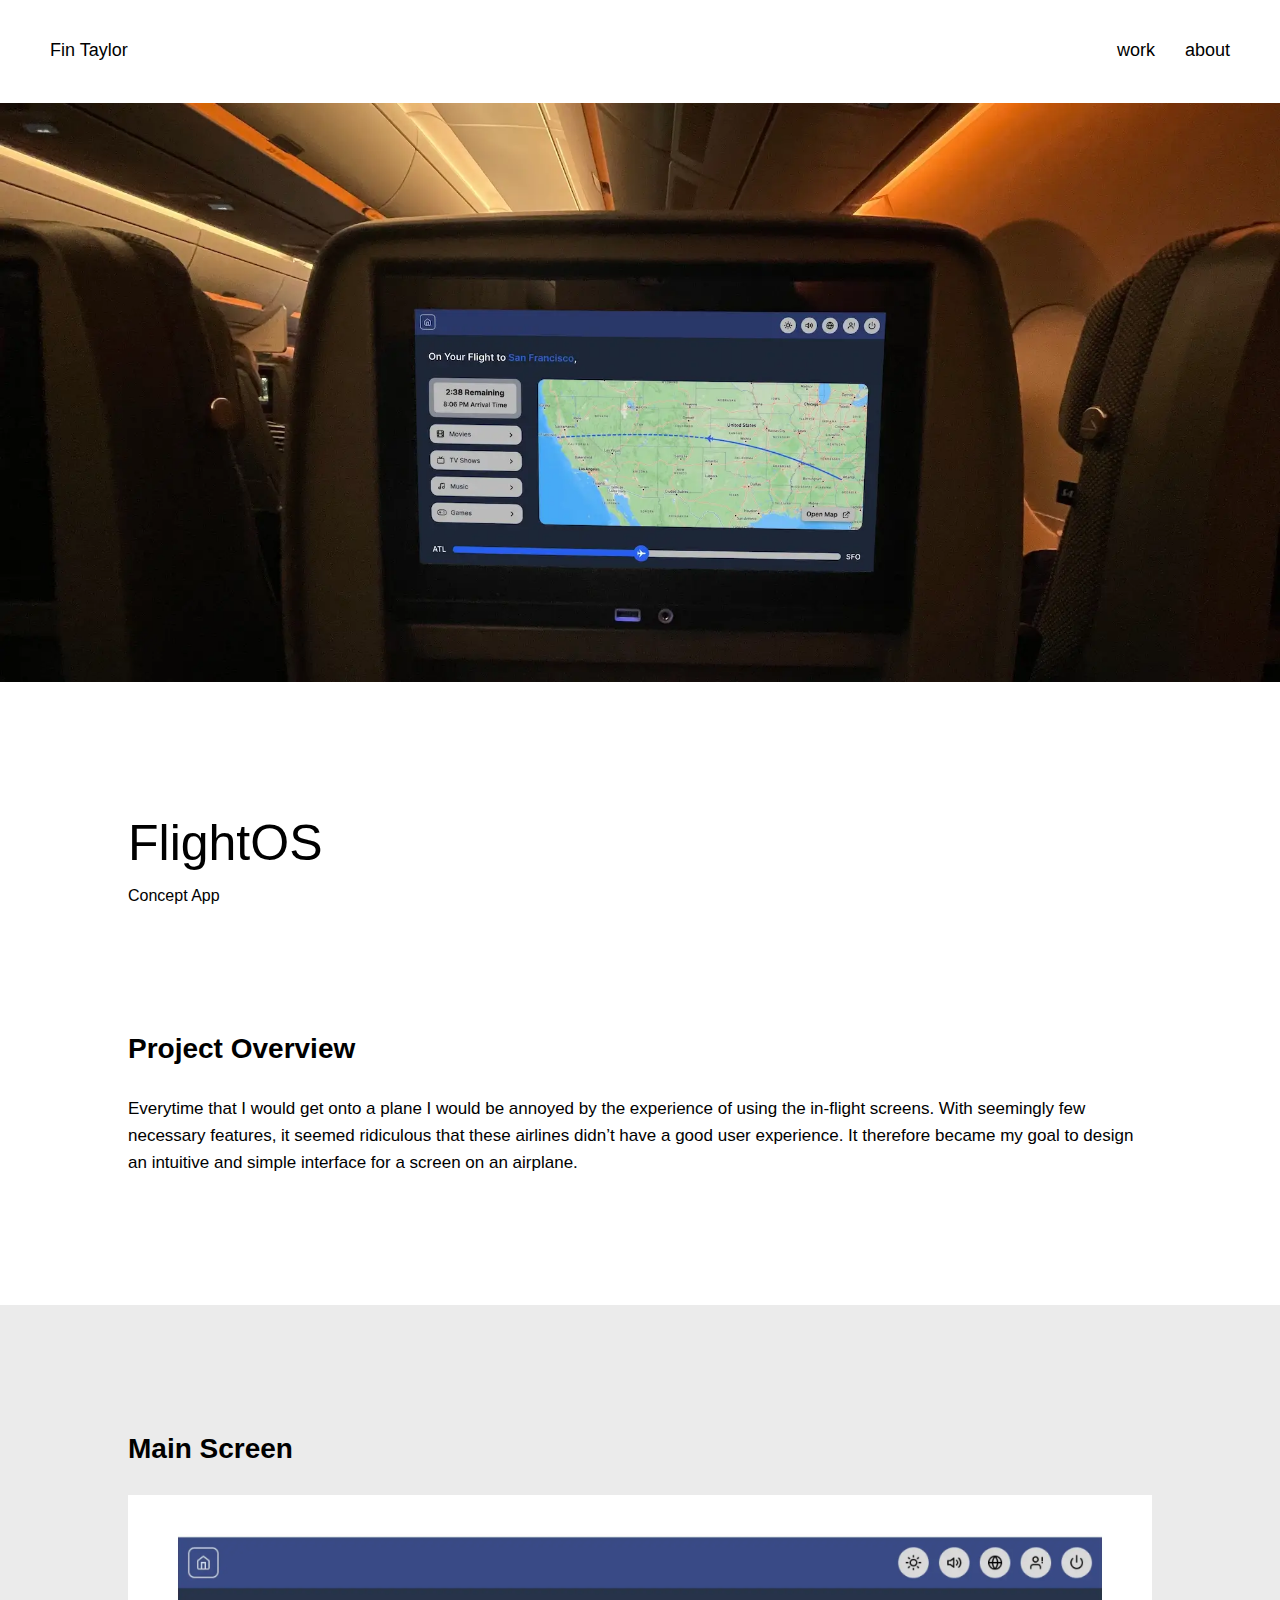
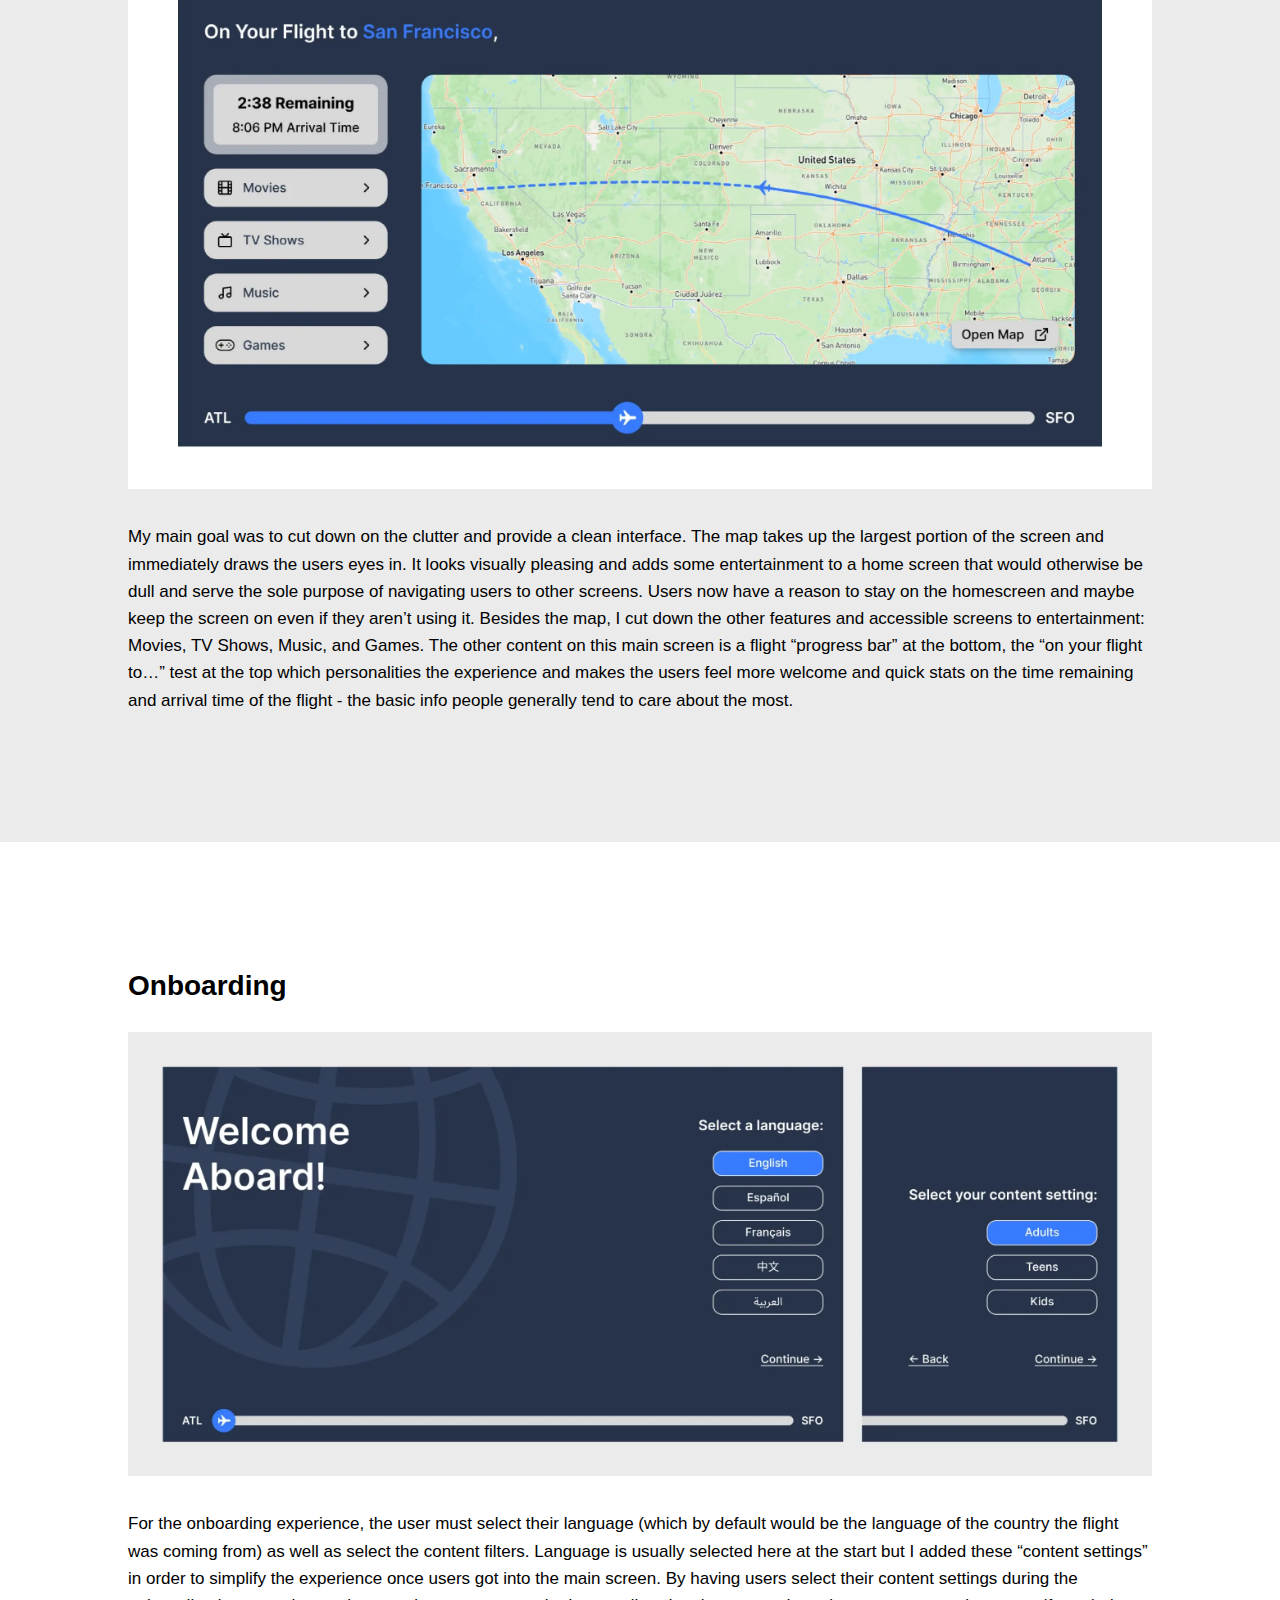
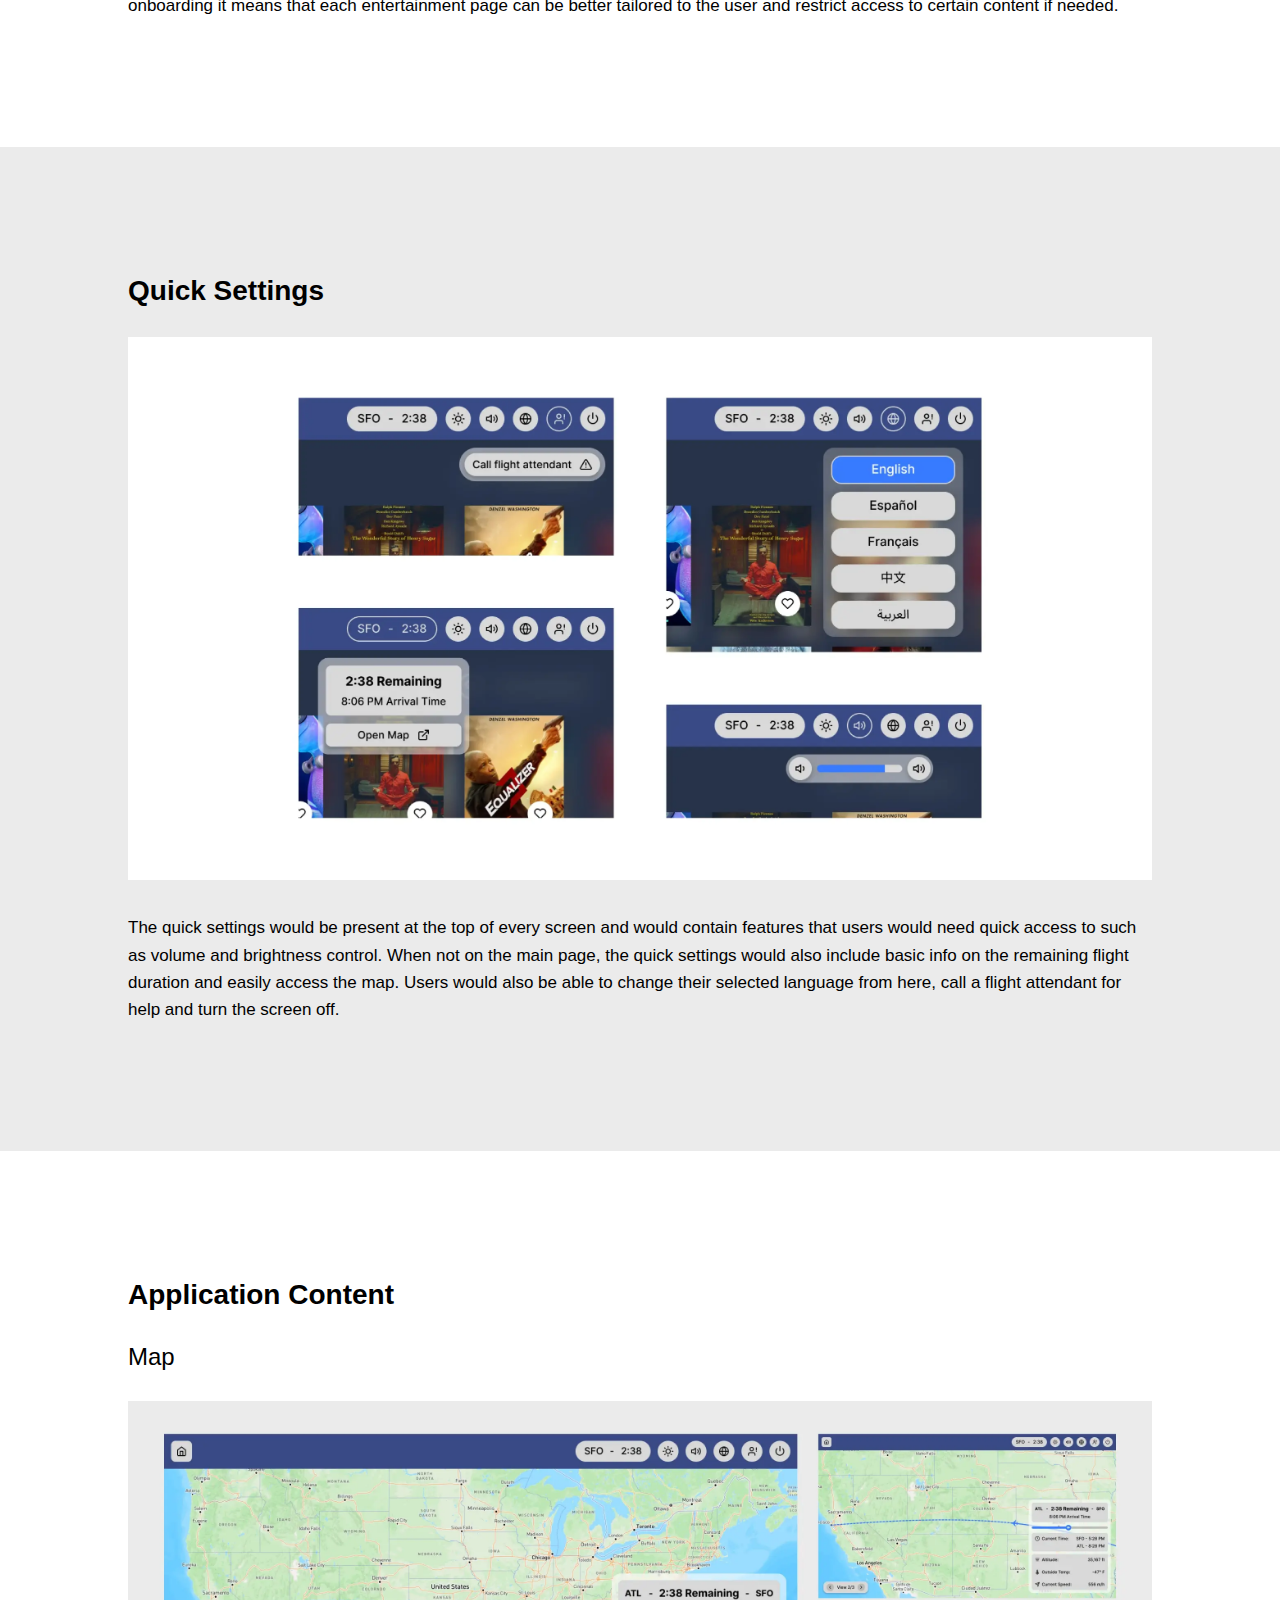
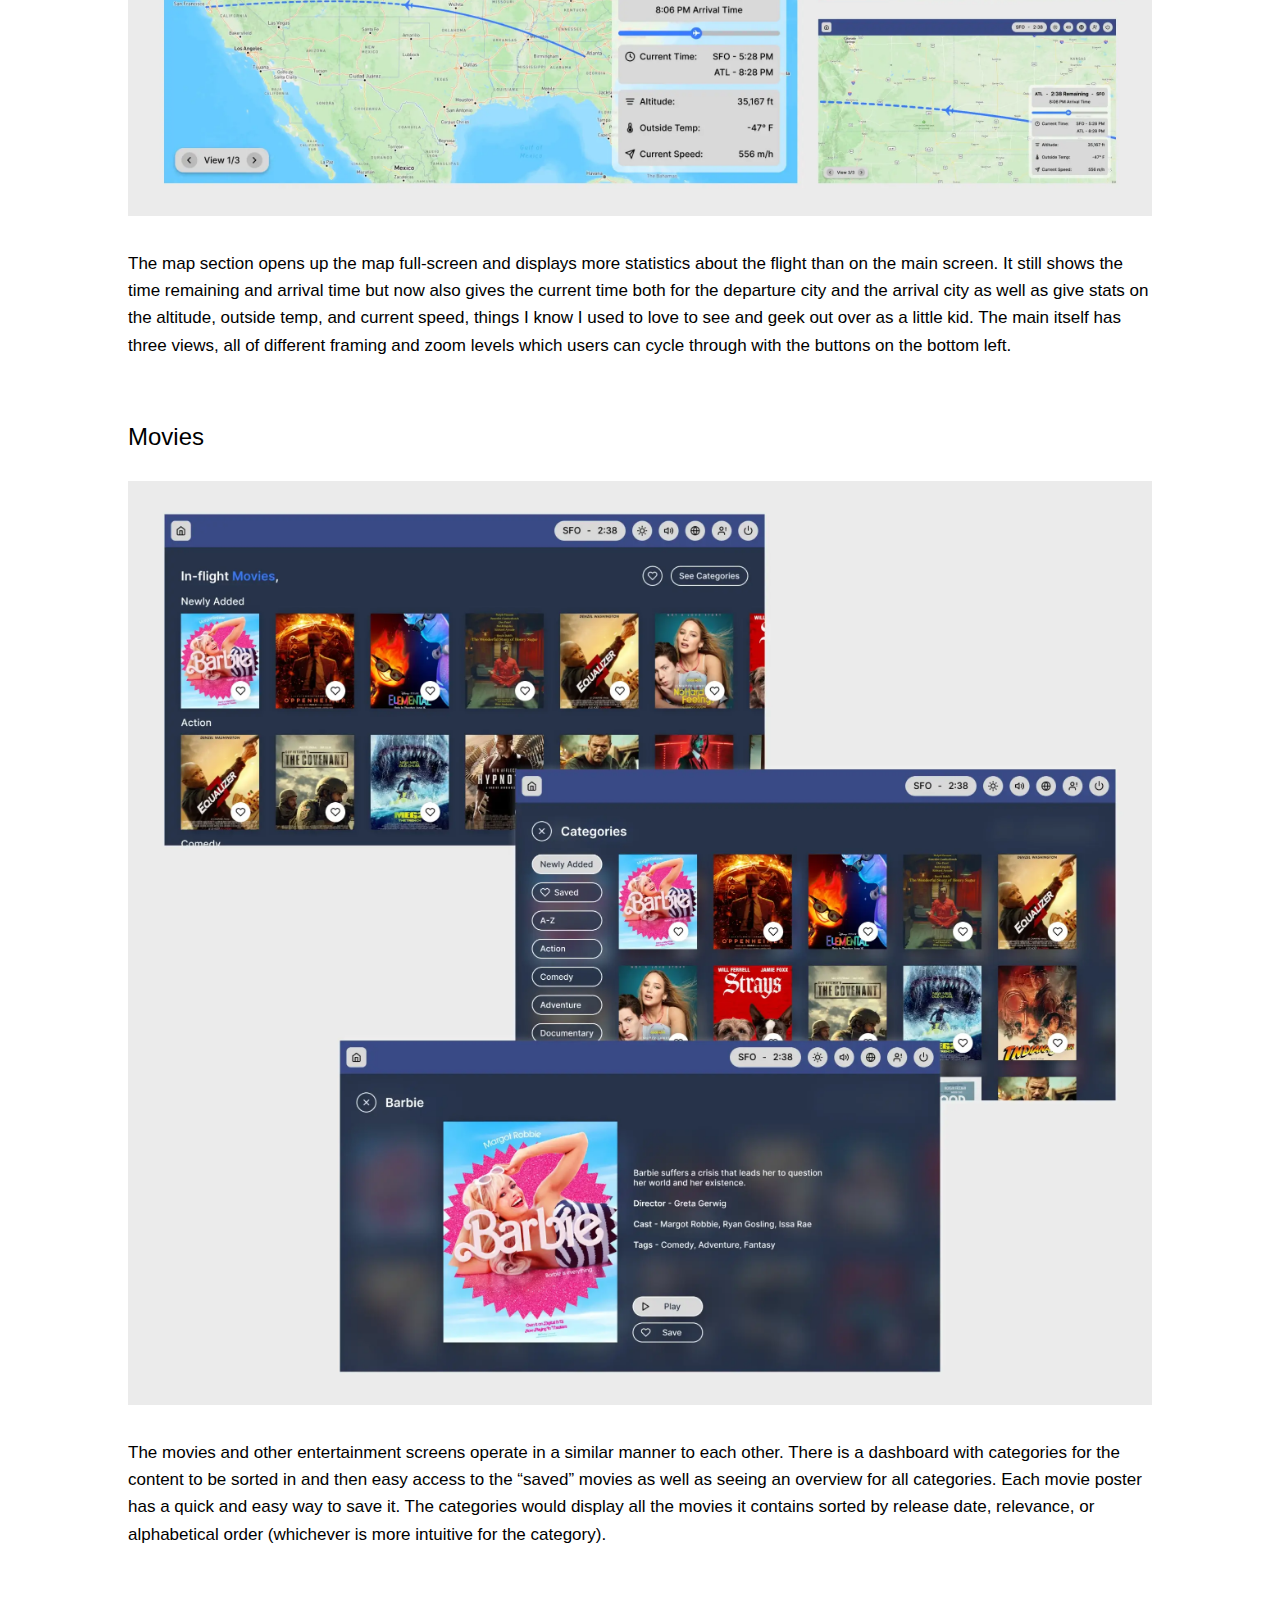
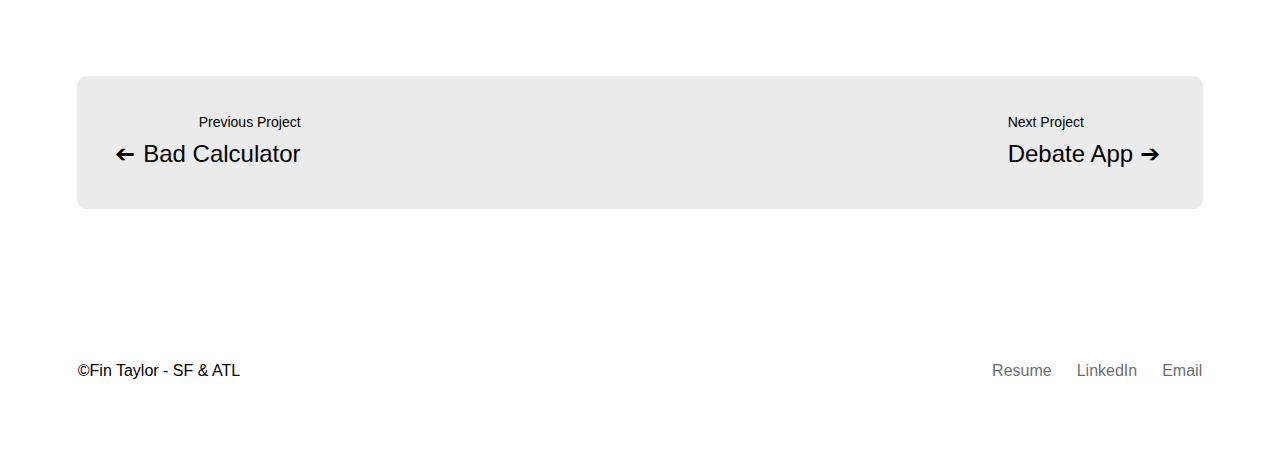
<file: flightos.html>
<!DOCTYPE html>
<html>
  <head>
    <meta charset="utf-8">
    <meta name="viewport" content="width=device-width, initial-scale=1.0">
    <title>Fin Taylor - Flight OS</title>
    <link rel="icon" type="image/png" href="assets/favicon.png"/>
    <link href="style.css" rel="stylesheet" type="text/css" />
  </head>
  <body>
    <script src="script.js"></script>
    <div id="head">
      <div id="navbar">
        <div id="nav-left"><a class="cool-link" href="https://fintaylor.design">Fin Taylor</a></div>
        <div id="nav-right">
          <div id="home-button"><a class="cool-link" href="https://fintaylor.design/#work">work</a></div>
          <div id="about-button"><a class="cool-link" href="about">about</a></div>
        </div>
      </div>
      <div id="project-content">
        <picture>
          <source media="(min-width:700px)" srcset="assets/flightos/header.webp">
          <img id="project-headerpicture" src="assets/flightos/haeder.webp" alt="">
        </picture>
        <div id="project-header">FlightOS</div>
        <div id="project-type">Concept App</div>
        <div class="project-section">
            <div class="project-section-header">Project Overview</div>
            <div class="project-section-description">Everytime that I would get onto a plane I would be annoyed by the experience of using the in-flight screens. With seemingly few necessary features, it seemed ridiculous that these airlines didn’t have a good user experience. It therefore became my goal to design an intuitive and simple interface for a screen on an airplane. 
            </div>
        </div> 
        <div class="project-section greyback">
          <div class="project-section-header">Main Screen</div>
          <picture>
            <source media="(min-width:700px)" srcset="assets/flightos/main.webp">
            <img class="project-sectionpicture" src="assets/flightos/main.webp" alt="">
          </picture>
          <div class="project-section-description">My main goal was to cut down on the clutter and provide a clean interface. The map takes up the largest portion of the screen and immediately draws the users eyes in. It looks visually pleasing and adds some entertainment to a home screen that would otherwise be dull and serve the sole purpose of navigating users to other screens. Users now have a reason to stay on the homescreen and maybe keep the screen on even if they aren’t using it. Besides the map, I cut down the other features and accessible screens to entertainment: Movies, TV Shows, Music, and Games. The other content on this main screen is a flight “progress bar” at the bottom, the “on your flight to…” test at the top which personalities the experience and makes the users feel more welcome and quick stats on the time remaining and arrival time of the flight - the basic info people generally tend to care about the most.
          </div>
        </div>
        <div class="project-section">
          <div class="project-section-header">Onboarding</div>
          <picture>
            <source media="(min-width:700px)" srcset="assets/flightos/onboarding.webp">
            <img class="project-sectionpicture" src="assets/flightos/onboarding.webp" alt="">
          </picture>
          <div class="project-section-description">For the onboarding experience, the user must select their language (which by default would be the language of the country the flight was coming from) as well as select the content filters. Language is usually selected here at the start but I added these “content settings” in order to simplify the experience once users got into the main screen. By having users select their content settings during the onboarding it means that each entertainment page can be better tailored to the user and restrict access to certain content if needed.</div>
        </div>
        <div class="project-section greyback">
          <div class="project-section-header">Quick Settings</div>
          <picture>
            <source media="(min-width:700px)" srcset="assets/flightos/nav.webp">
            <img class="project-sectionpicture" src="assets/flightos/nav.webp" alt="">
          </picture>
          <div class="project-section-description">The quick settings would be present at the top of every screen and would contain features that users would need quick access to such as volume and brightness control. When not on the main page, the quick settings would also include basic info on the remaining flight duration and easily access the map. Users would also be able to change their selected language from here, call a flight attendant for help and turn the screen off.</div>
        </div>
        <div class="project-section">
          <div class="project-section-header">Application Content</div>
          <div class="project-subsection">
            <div class="project-section-subheader topsubheader">Map</div>
            <picture>
              <source media="(min-width:700px)" srcset="assets/flightos/map.webp">
              <img class="project-sectionpicture" src="assets/flightos/map.webp" alt="">
            </picture>
            <div class="project-section-description">The map section opens up the map full-screen and displays more statistics about the flight than on the main screen. It still shows the time remaining and arrival time but now also gives the current time both for the departure city and the arrival city as well as give stats on the altitude, outside temp, and current speed, things I know I used to love to see and geek out over as a little kid. The main itself has three views, all of different framing and zoom levels which users can cycle through with the buttons on the bottom left.</div>
          </div>
          <div class="project-subsection">
            <div class="project-section-subheader">Movies</div>
            <picture>
              <source media="(min-width:700px)" srcset="assets/flightos/Movies.webp">
              <img class="project-sectionpicture" src="assets/flightos/Movies.webp" alt="">
            </picture>
            <div class="project-section-description">The movies and other entertainment screens operate in a similar manner to each other. There is a dashboard with categories for the content to be sorted in and then easy access to the “saved” movies as well as seeing an overview for all categories. Each movie poster has a quick and easy way to save it. The categories would display all the movies it contains sorted by release date, relevance, or alphabetical order (whichever is more intuitive for the category).</div>
          </div>
        </div>
      </div>
    </div>
    <div id="project-next">
      <!-- <div id="project-back"><a class="cool-link" href="index.html#work">Back to All Work</a></div> -->
      <div id="next-left"><p id="project-next-small-left">Previous Project</p><a class="cool-link" href="badcalculator"><div id="project-next-big-left"><p id="nextarrow-left">➔</p><p style="margin: 0px; margin-left: 8px;">Bad Calculator</p></div></a></div>
      <div><p id="project-next-small">Next Project</p><p id="project-next-big"><a class="cool-link" href="debateapp">Debate App ➔</a></p></div>
    </div>
    <div id="footer">
      <div id="footer-left">©Fin Taylor - SF & ATL</div>
      <div id="footer-right">
        <a class="footer-link" href="https://drive.google.com/file/d/17JbZwb-HB9JHdeWqqpss71oGjD_BoZSk/view?usp=sharing" title="Resume" target="_blank">
          <div class="footer-item cool-link" id="resume-button">Resume</div>
        </a>
        <a class="footer-link" href="https://www.linkedin.com/in/fintaylor/" title="LinkedIn" target="_blank">
          <div class="footer-item cool-link" id="linkedin-button">LinkedIn</div>
        </a>
        <a class="footer-link" href="mailto:fin@fintaylor.design" title="fin@fintaylor.design" target="_blank">
          <div class="footer-item cool-link" id="insta-button">Email</div>
        </a>
      </div>
    </div>
  </body>
</html>
</file>
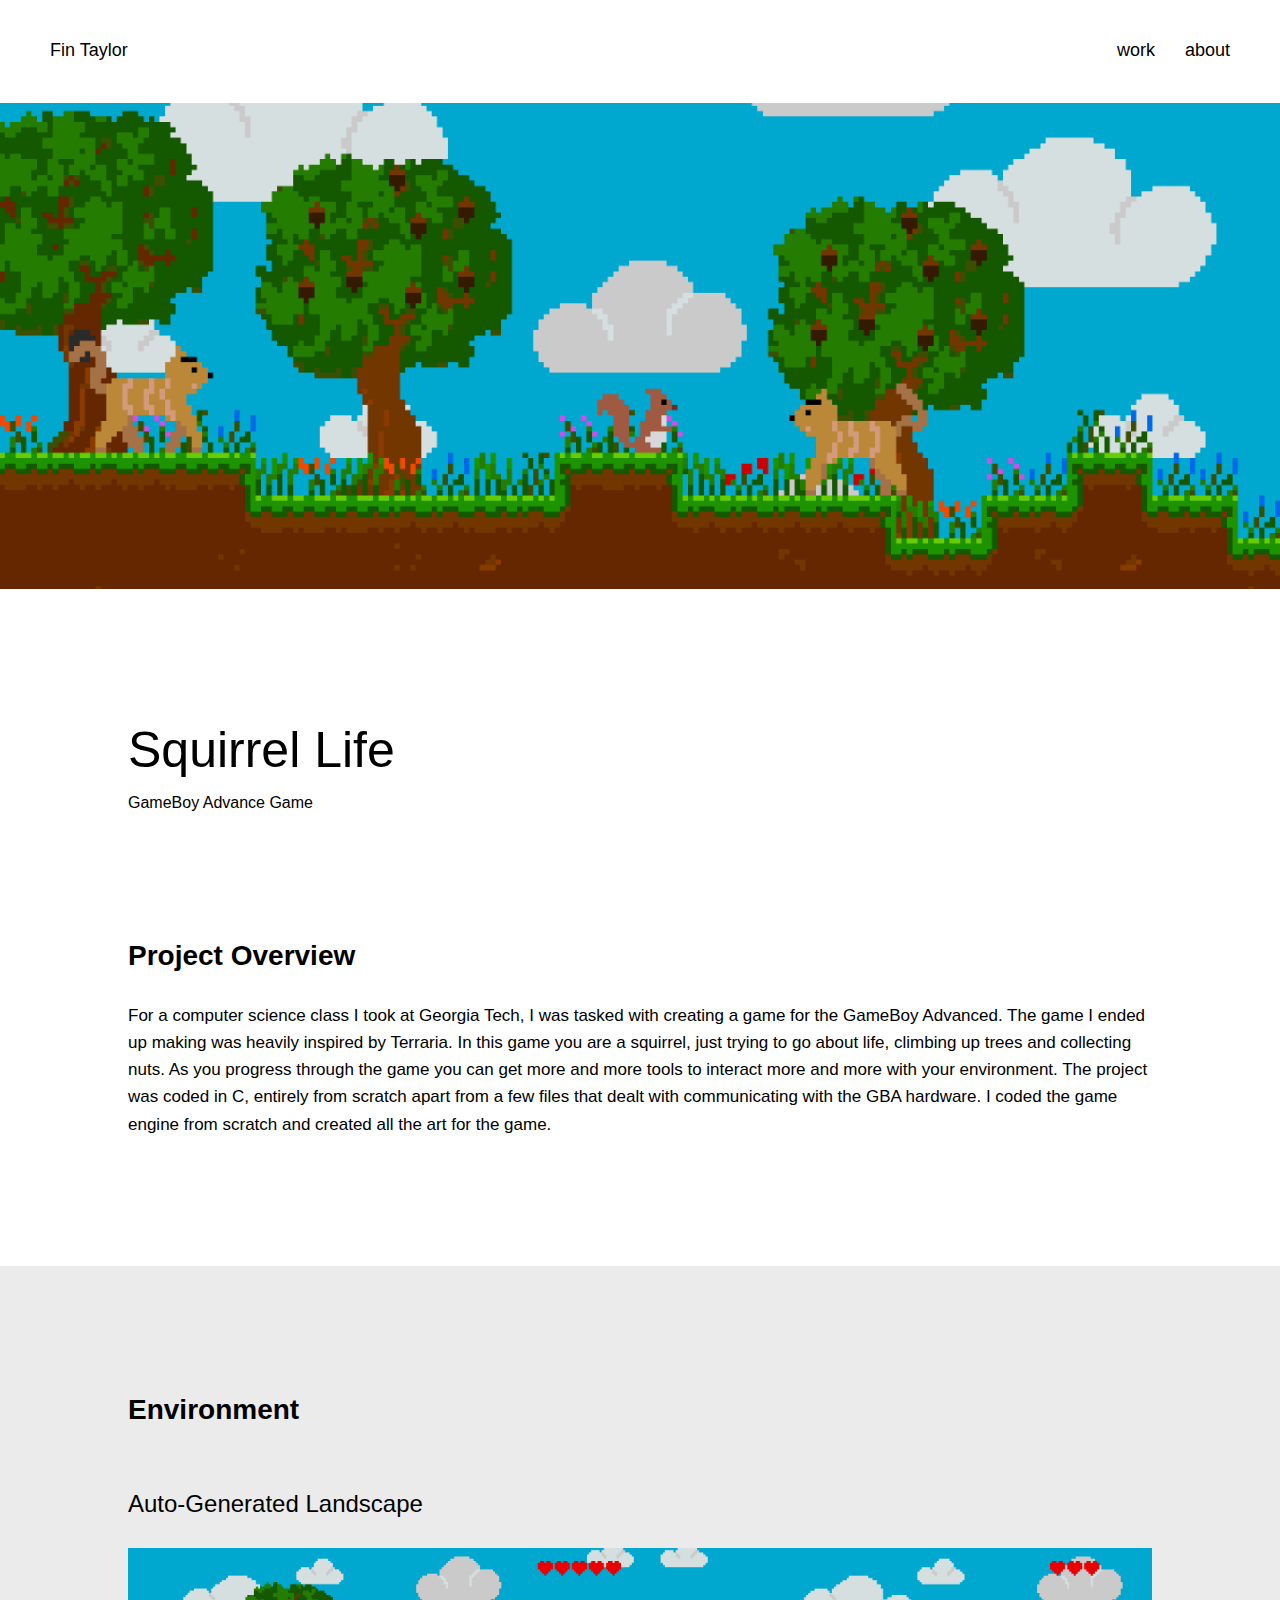
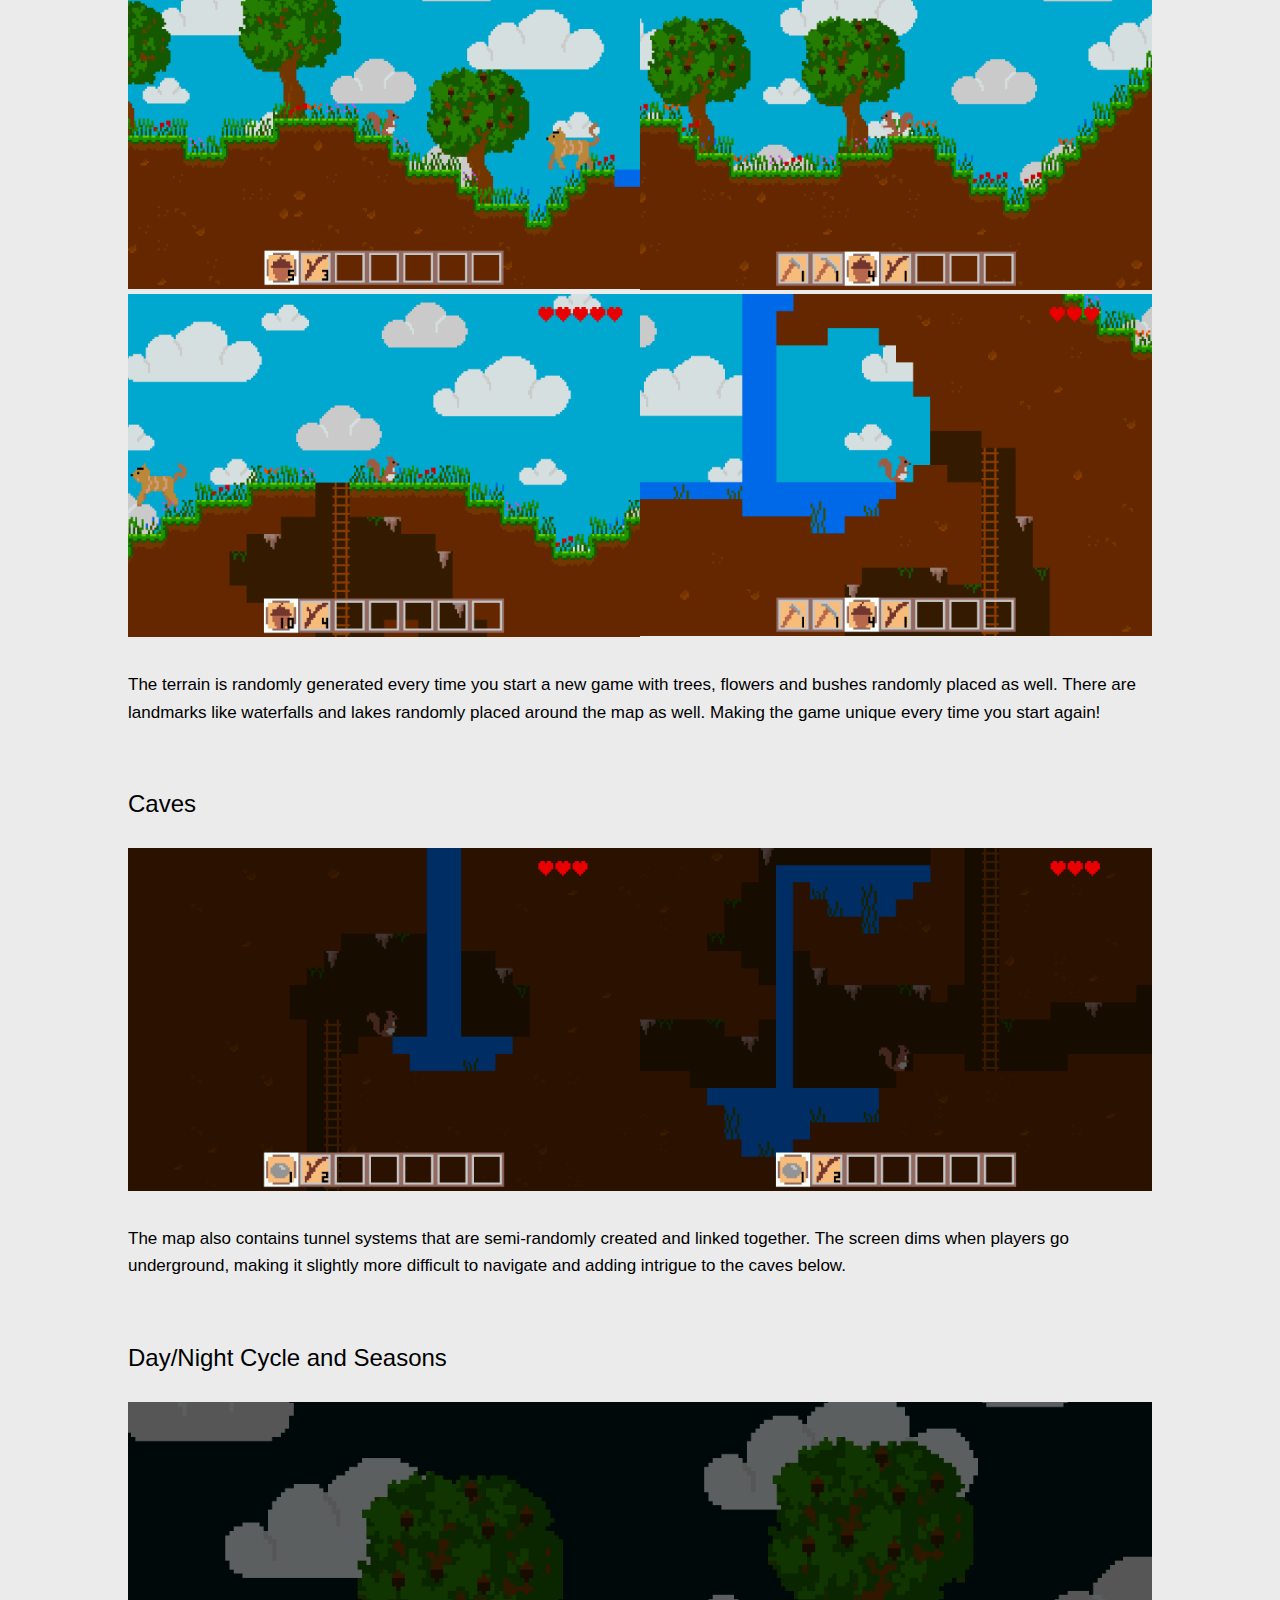
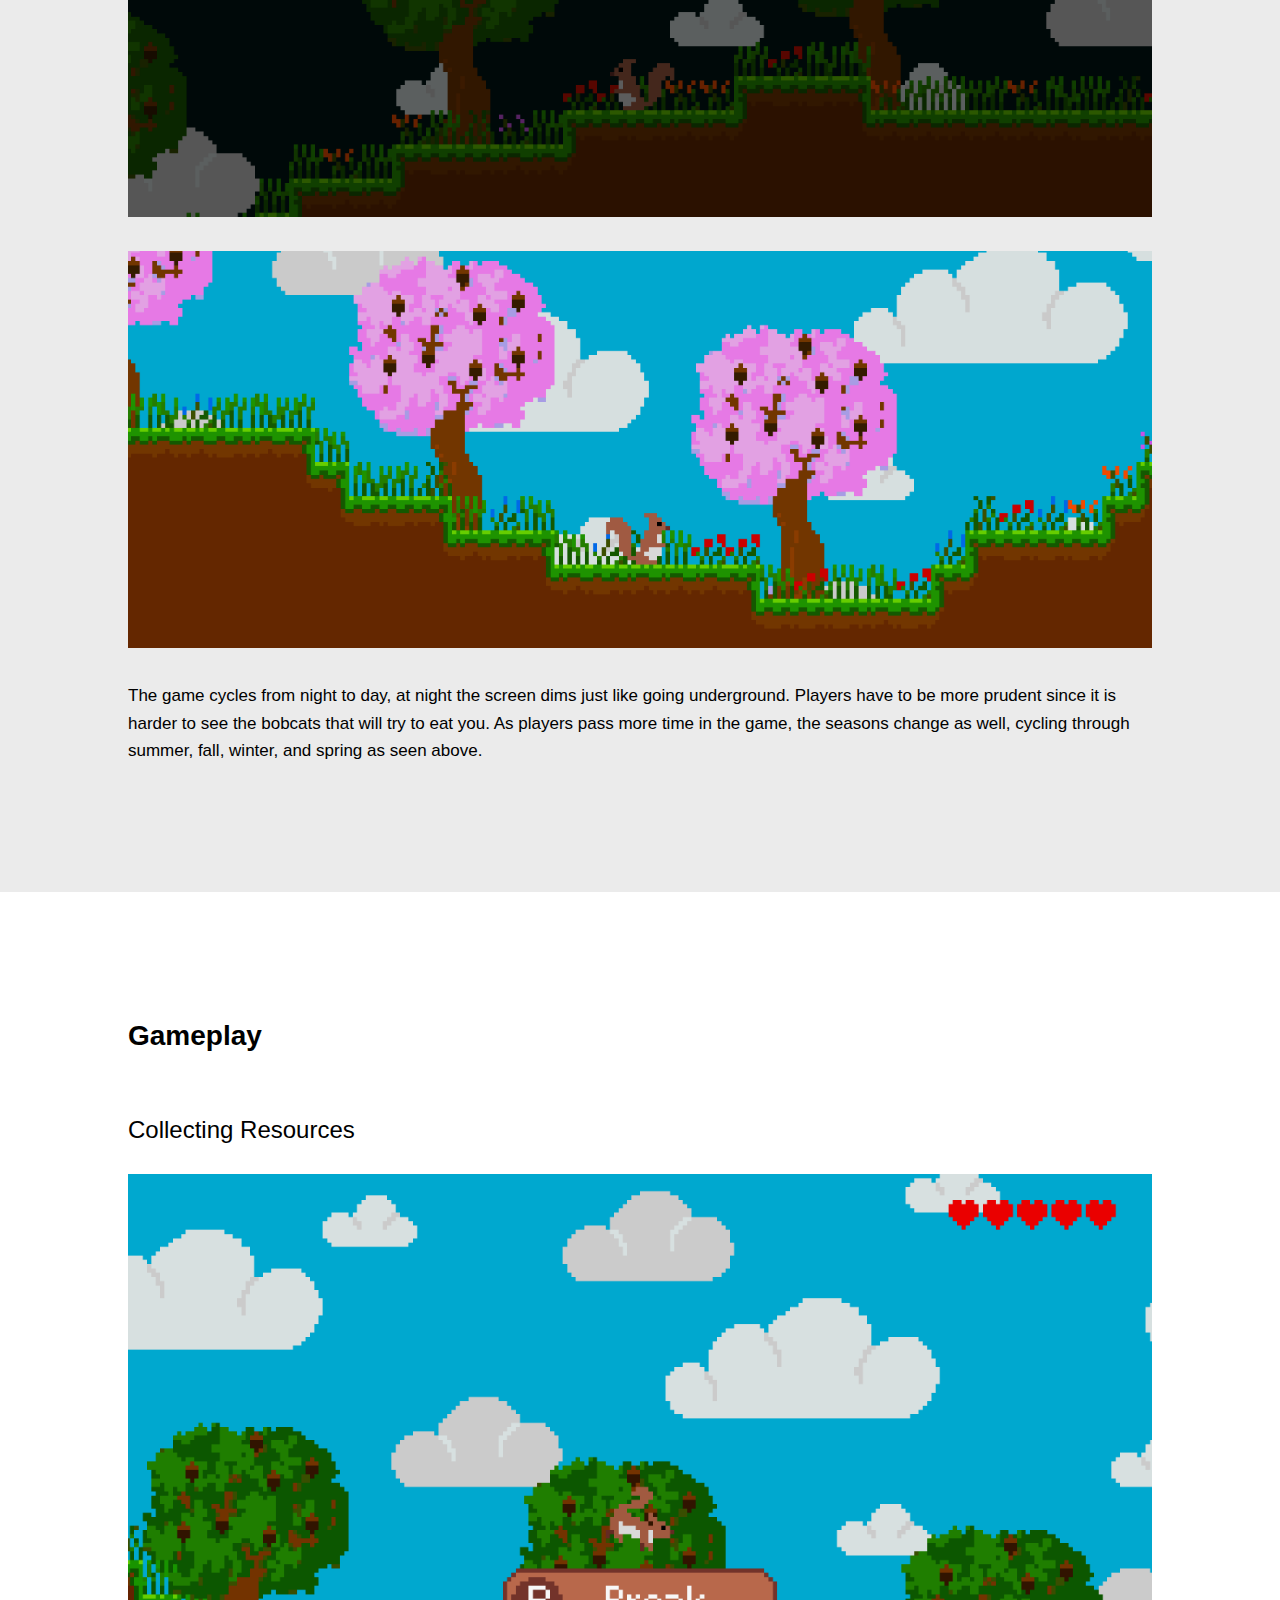
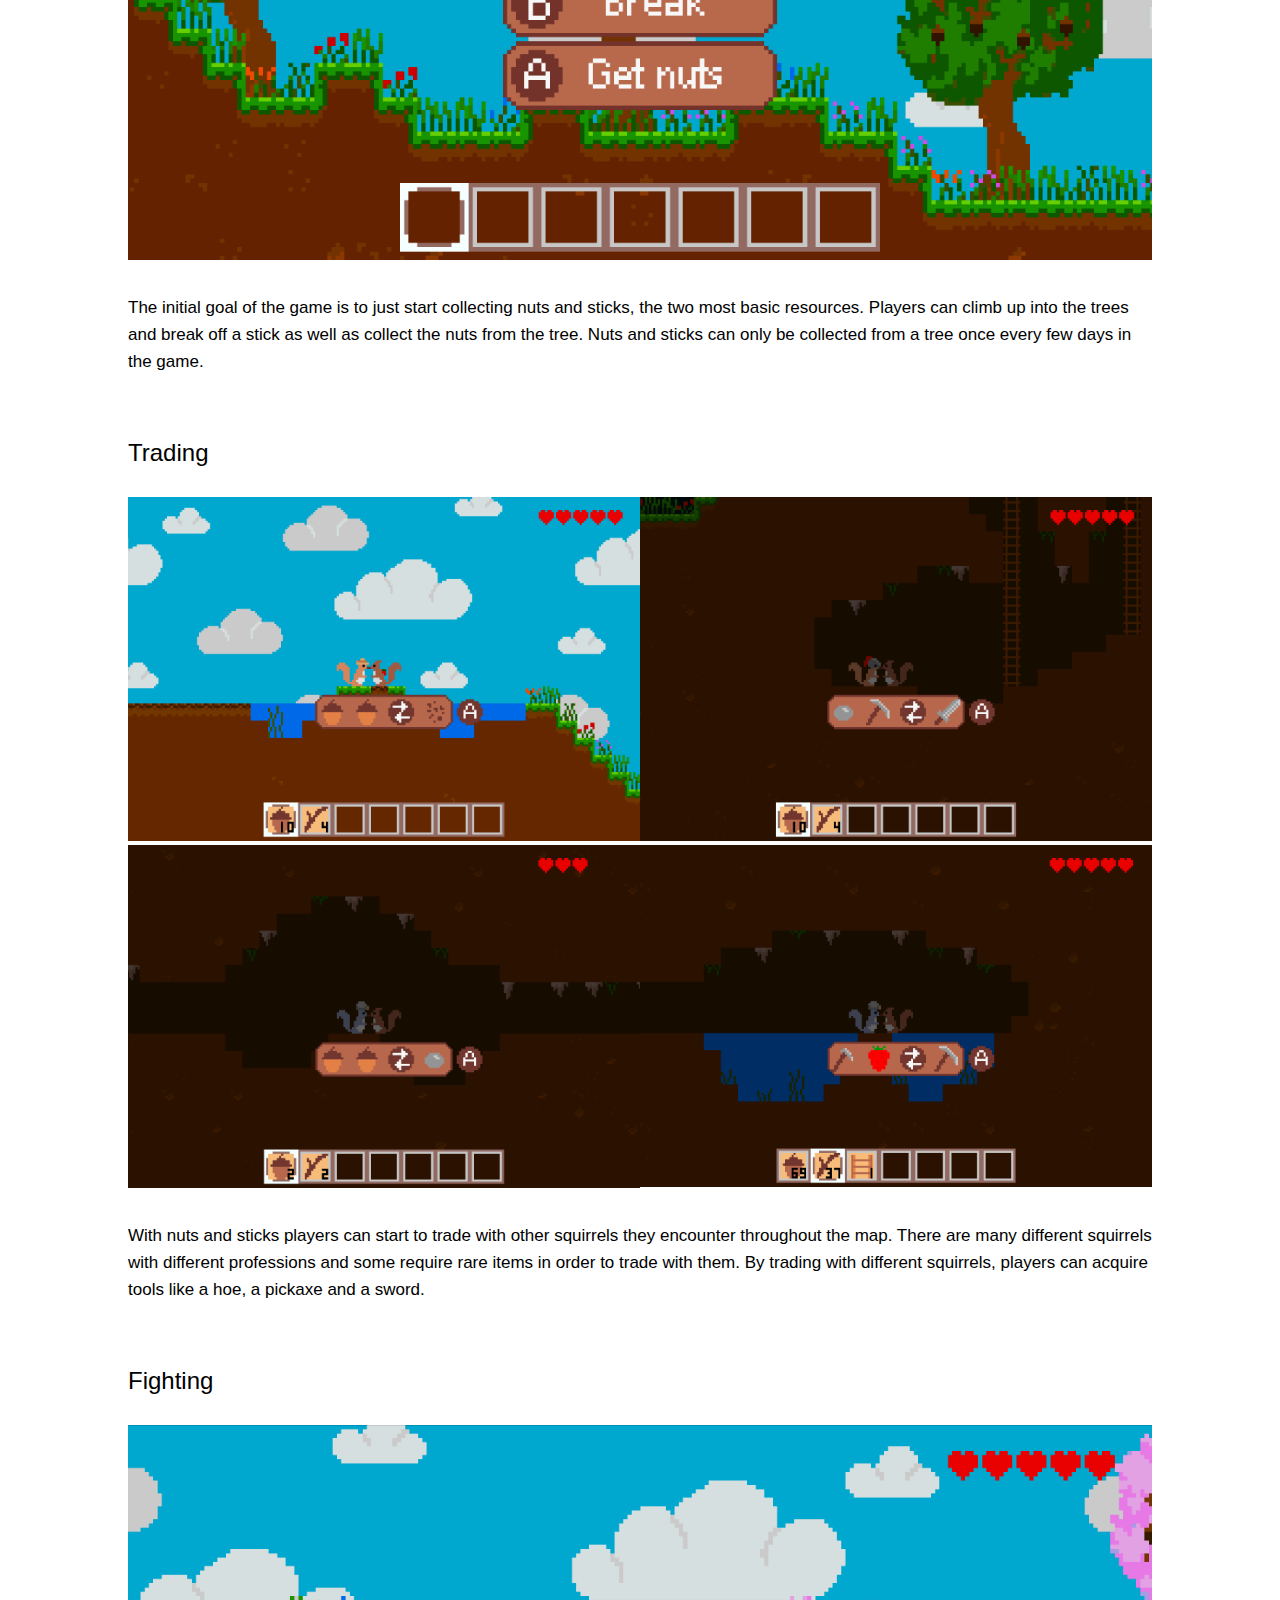
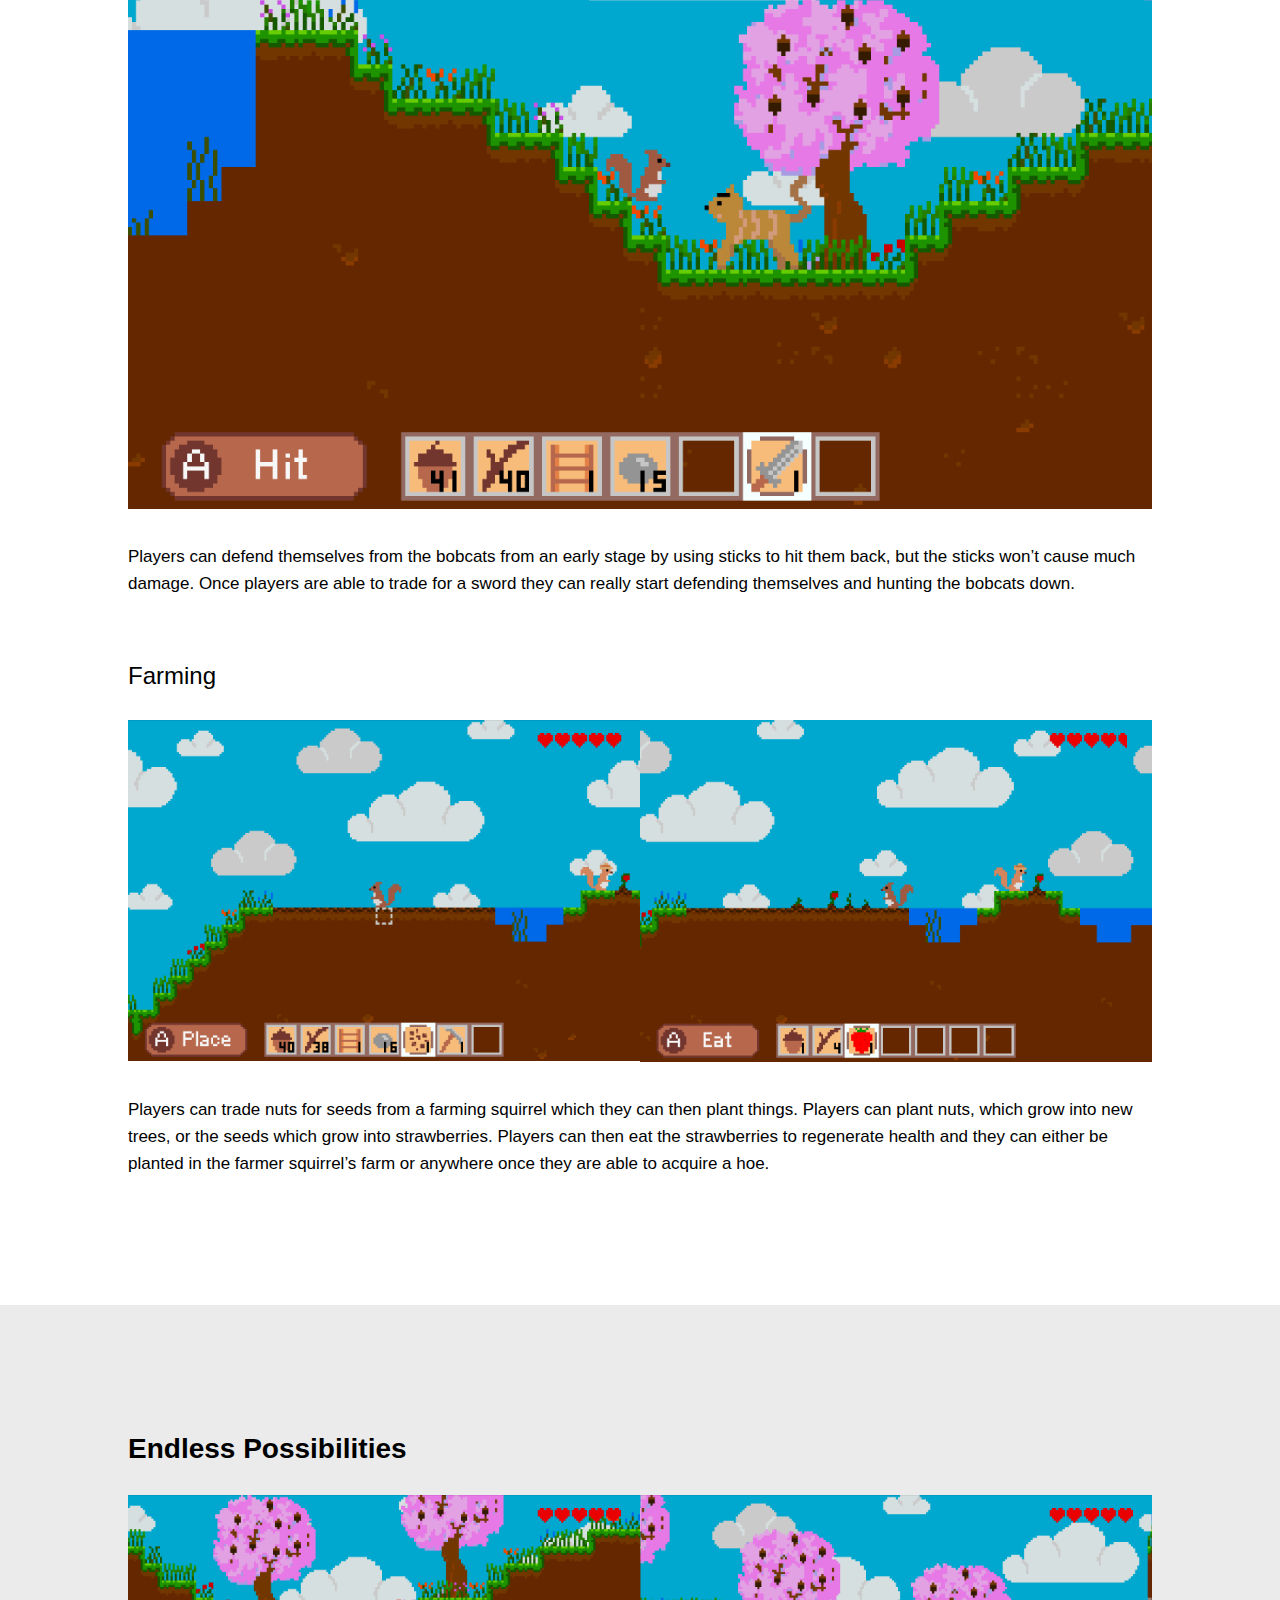
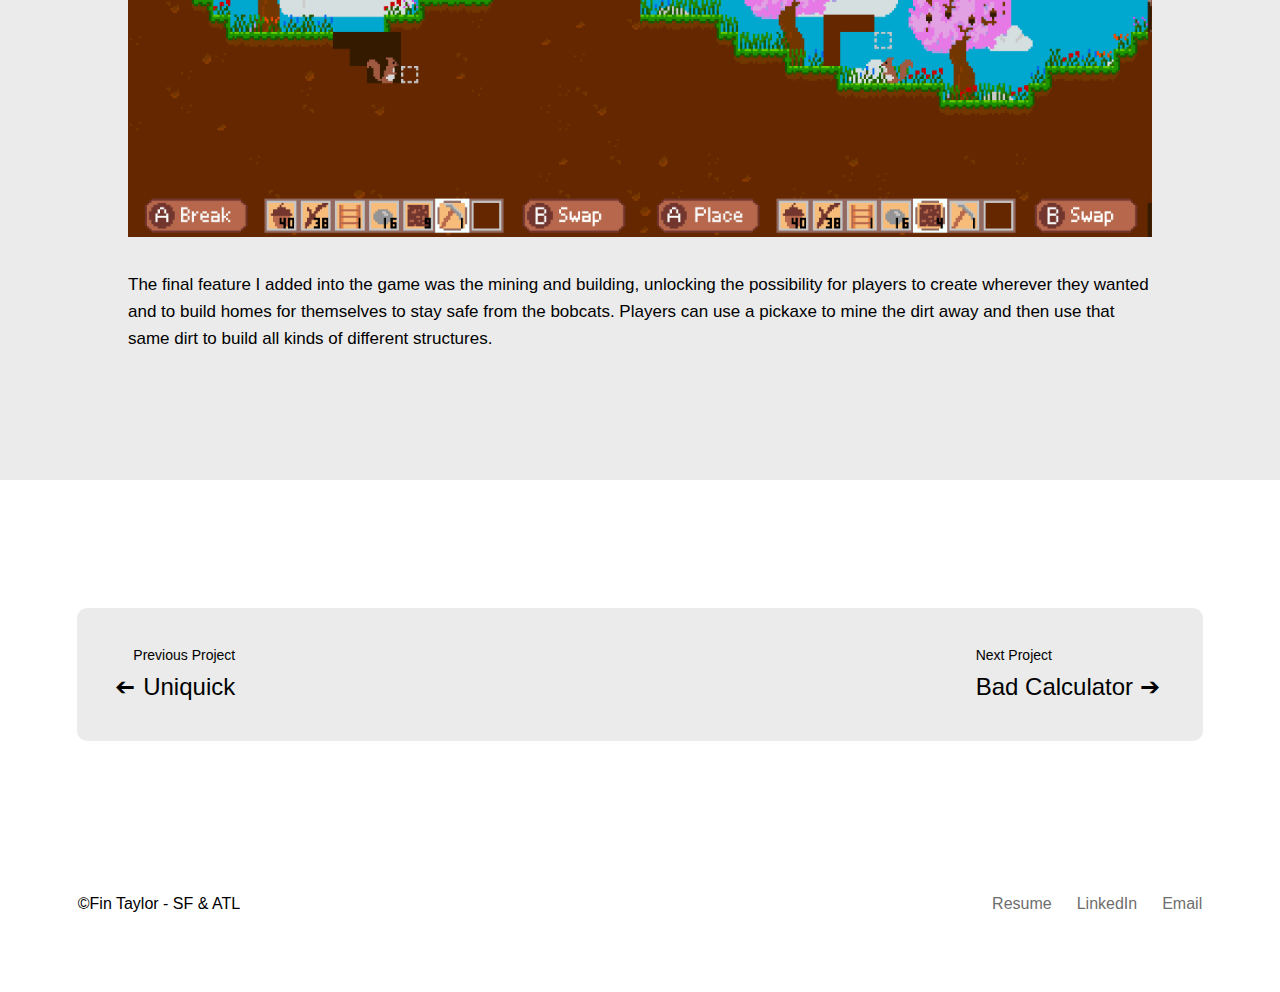
<file: squirrellife.html>
<!DOCTYPE html>
<html>
  <head>
    <meta charset="utf-8">
    <meta name="viewport" content="width=device-width, initial-scale=1.0">
    <title>Fin Taylor - Flight OS</title>
    <link rel="icon" type="image/png" href="assets/favicon.png"/>
    <link href="style.css" rel="stylesheet" type="text/css" />
  </head>
  <body>
    <script src="script.js"></script>
    <div id="head">
      <div id="navbar">
        <div id="nav-left"><a class="cool-link" href="https://fintaylor.design">Fin Taylor</a></div>
        <div id="nav-right">
          <div id="home-button"><a class="cool-link" href="https://fintaylor.design/#work">work</a></div>
          <div id="about-button"><a class="cool-link" href="about">about</a></div>
        </div>
      </div>
      <div id="project-content">
        <picture>
          <source media="(min-width:700px)" srcset="assets/squirrel/header-min.png">
          <img id="project-headerpicture" src="assets/squirrel/header-min.png" alt="">
        </picture>
        <div id="project-header">Squirrel Life</div>
        <div id="project-type">GameBoy Advance Game</div>
        <div class="project-section">
            <div class="project-section-header">Project Overview</div>
            <div class="project-section-description">For a computer science class I took at Georgia Tech, I was tasked with creating a game for the GameBoy Advanced. The game I ended up making was heavily inspired by Terraria. In this game you are a squirrel, just trying to go about life, climbing up trees and collecting nuts. As you progress through the game you can get more and more tools to interact more and more with your environment. The project was coded in C, entirely from scratch apart from a few files that dealt with communicating with the GBA hardware. I coded the game engine from scratch and created all the art for the game. 
            </div>
        </div> 
        <div class="project-section greyback">
          <div class="project-section-header">Environment</div>
          <div class="project-subsection">
            <div class="project-section-subheader">Auto-Generated Landscape</div>
            <div id="project-sideimages" style="margin-top: 30px;">
              <picture>
                <img class="project-sectionpicture-halfleft" src="assets/squirrel/landscape0-min.png" alt="">
              </picture>
              <picture>
                <img class="project-sectionpicture-halfright" src="assets/squirrel/landscape1-min.png" alt="">
              </picture>
            </div>
            <div id="project-sideimages">
              <picture>
                <img class="project-sectionpicture-halfleft" src="assets/squirrel/landscape2-min.png" alt="">
              </picture>
              <picture>
                <img class="project-sectionpicture-halfright" src="assets/squirrel/landscape3-min.png" alt="">
              </picture>
            </div>
            <div class="project-section-description">The terrain is randomly generated every time you start a new game with trees, flowers and bushes randomly placed as well. There are landmarks like waterfalls and lakes randomly placed around the map as well. Making the game unique every time you start again!</div>
          </div>
          <div class="project-subsection">
            <div class="project-section-subheader">Caves</div>
            <div id="project-sideimages" style="margin-top: 30px;">
              <picture>
                <img class="project-sectionpicture-halfleft" src="assets/squirrel/cave1-min.png" alt="">
              </picture>
              <picture>
                <img class="project-sectionpicture-halfright" src="assets/squirrel/cave2-min.png" alt="">
              </picture>
            </div>
            <div class="project-section-description">The map also contains tunnel systems that are semi-randomly created and linked together. The screen dims when players go underground, making it slightly more difficult to navigate and adding intrigue to the caves below.</div>
          </div>
          <div class="project-subsection">
            <div class="project-section-subheader">Day/Night Cycle and Seasons</div>
            <picture>
              <img class="project-sectionpicture" src="assets/squirrel/night-min.png" alt="">
            </picture>
            <picture>
              <img class="project-sectionpicture" src="assets/squirrel/spring-min.png" alt="">
            </picture>
            <div class="project-section-description">The game cycles from night to day, at night the screen dims just like going underground. Players have to be more prudent since it is harder to see the bobcats that will try to eat you. As players pass more time in the game, the seasons change as well, cycling through summer, fall, winter, and spring as seen above.</div>
          </div>
        </div>
        <div class="project-section">
          <div class="project-section-header">Gameplay</div>
          <div class="project-subsection">
            <div class="project-section-subheader">Collecting Resources</div>
            <picture>
              <img class="project-sectionpicture" src="assets/squirrel/collectNut-min.png" alt="">
            </picture>
            <div class="project-section-description">The initial goal of the game is to just start collecting nuts and sticks, the two most basic resources. Players can climb up into the trees and break off a stick as well as collect the nuts from the tree. Nuts and sticks can only be collected from a tree once every few days in the game.</div>
          </div>
          <div class="project-subsection">
            <div class="project-section-subheader">Trading</div>
            <div id="project-sideimages" style="margin-top: 30px;">
              <picture>
                <img class="project-sectionpicture-halfleft" src="assets/squirrel/tradeFarmer-min.png" alt="">
              </picture>
              <picture>
                <img class="project-sectionpicture-halfright" src="assets/squirrel/tradeKnight-min.png" alt="">
              </picture>
            </div>
            <div id="project-sideimages">
              <picture>
                <img class="project-sectionpicture-halfleft" src="assets/squirrel/trademiner0-min.png" alt="">
              </picture>
              <picture>
                <img class="project-sectionpicture-halfright" src="assets/squirrel/tradeMiner2-min.png" alt="">
              </picture>
            </div>
            <div class="project-section-description">With nuts and sticks players can start to trade with other squirrels they encounter throughout the map. There are many different squirrels with different professions and some require rare items in order to trade with them. By trading with different squirrels, players can acquire tools like a hoe, a pickaxe and a sword.</div>
          </div>
          <div class="project-subsection">
            <div class="project-section-subheader">Fighting</div>
            <picture>
              <img class="project-sectionpicture" src="assets/squirrel/fight-min.png" alt="">
            </picture>
            <div class="project-section-description">Players can defend themselves from the bobcats from an early stage by using sticks to hit them back, but the sticks won’t cause much damage. Once players are able to trade for a sword they can really start defending themselves and hunting the bobcats down.</div>
          </div>
          <div class="project-subsection">
            <div class="project-section-subheader">Farming</div>
            <div id="project-sideimages" style="margin-top: 30px;">
              <picture>
                <img class="project-sectionpicture-halfleft" src="assets/squirrel/plant-min.png" alt="">
              </picture>
              <picture>
                <img class="project-sectionpicture-halfright" src="assets/squirrel/eat-min.png" alt="">
              </picture>
            </div>
            <div class="project-section-description">Players can trade nuts for seeds from a farming squirrel which they can then plant things. Players can plant nuts, which grow into new trees, or the seeds which grow into strawberries. Players can then eat the strawberries to regenerate health and they can either be planted in the farmer squirrel’s farm or anywhere once they are able to acquire a hoe.</div>
          </div>
        </div>
        <div class="project-section greyback bottomsection">
          <div class="project-section-header">Endless Possibilities</div>
          <div id="project-sideimages" style="margin-top: 30px;">
            <picture>
              <img class="project-sectionpicture-halfleft" src="assets/squirrel/dig-min.png" alt="">
            </picture>
            <picture>
              <img class="project-sectionpicture-halfright" src="assets/squirrel/build-min.png" alt="">
            </picture>
          </div>
          <div class="project-section-description">The final feature I added into the game was the mining and building, unlocking the possibility for players to create wherever they wanted and to build homes for themselves to stay safe from the bobcats. Players can use a pickaxe to mine the dirt away and then use that same dirt to build all kinds of different structures.</div>
        </div>
      </div>
    </div>
    <div id="project-next">
      <!-- <div id="project-back"><a class="cool-link" href="index.html#work">Back to All Work</a></div> -->
      <div id="next-left"><p id="project-next-small-left">Previous Project</p><a class="cool-link" href="uniquick"><div id="project-next-big-left"><p id="nextarrow-left">➔</p><p style="margin: 0px; margin-left: 8px;">Uniquick</p></div></a></div>
      <div><p id="project-next-small">Next Project</p><p id="project-next-big"><a class="cool-link" href="badcalculator">Bad Calculator ➔</a></p></div>
    </div>
    <div id="footer">
      <div id="footer-left">©Fin Taylor - SF & ATL</div>
      <div id="footer-right">
        <a class="footer-link" href="https://drive.google.com/file/d/17JbZwb-HB9JHdeWqqpss71oGjD_BoZSk/view?usp=sharing" title="Resume" target="_blank">
          <div class="footer-item cool-link" id="resume-button">Resume</div>
        </a>
        <a class="footer-link" href="https://www.linkedin.com/in/fintaylor/" title="LinkedIn" target="_blank">
          <div class="footer-item cool-link" id="linkedin-button">LinkedIn</div>
        </a>
        <a class="footer-link" href="mailto:fin@fintaylor.design" title="fin@fintaylor.design" target="_blank">
          <div class="footer-item cool-link" id="insta-button">Email</div>
        </a>
      </div>
    </div>
  </body>
</html>
</file>
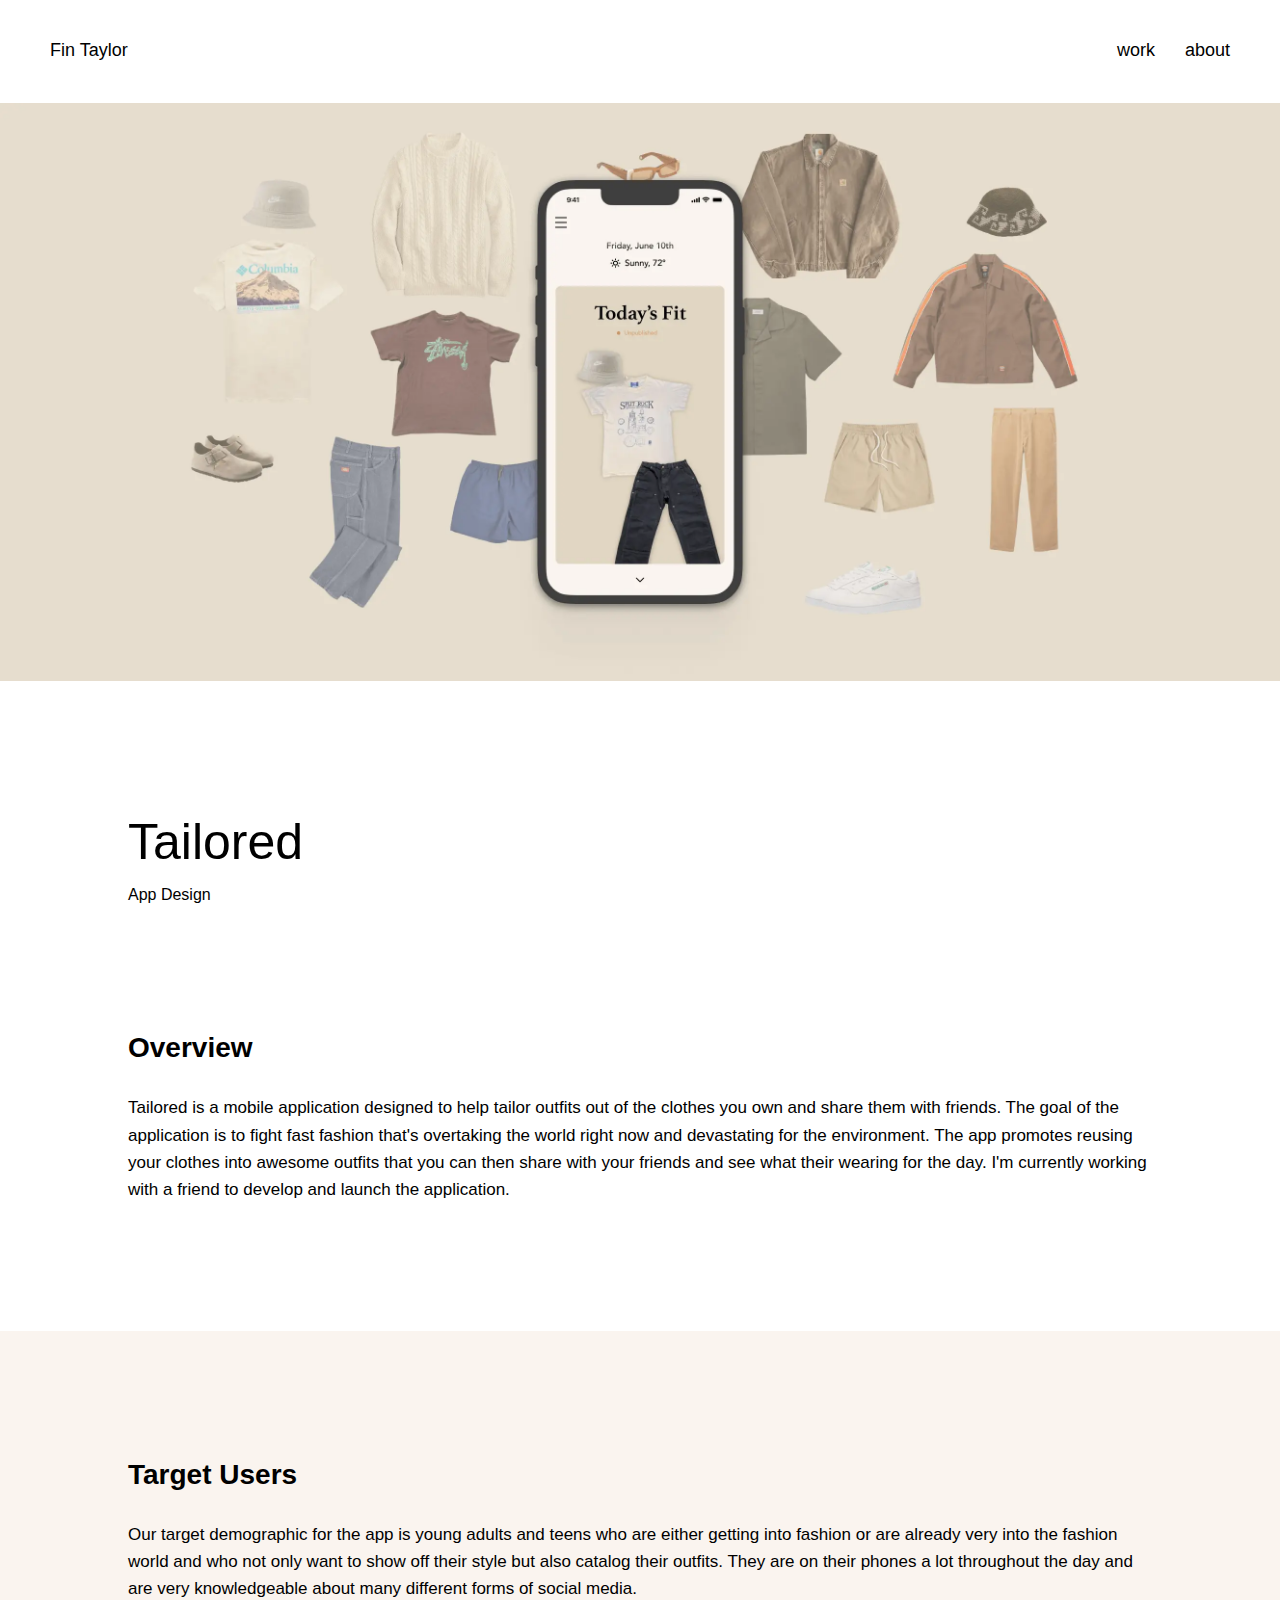
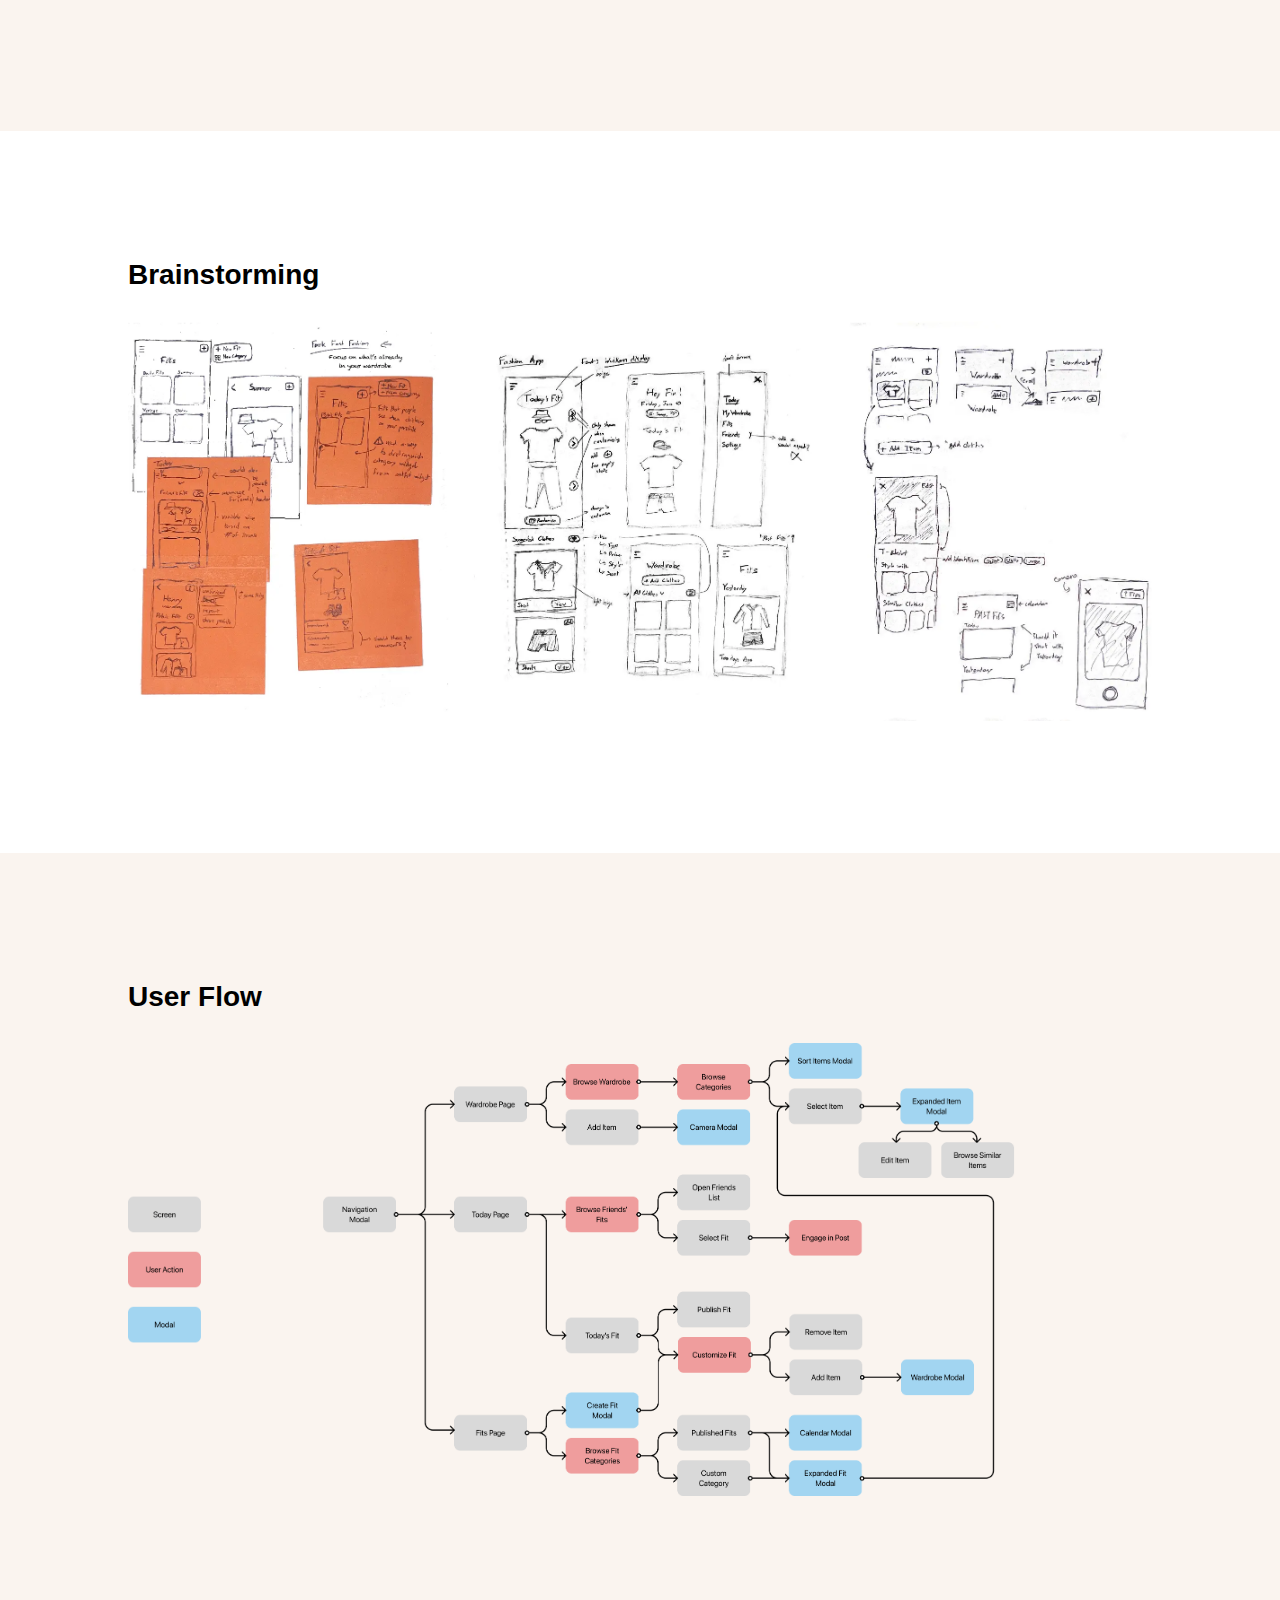
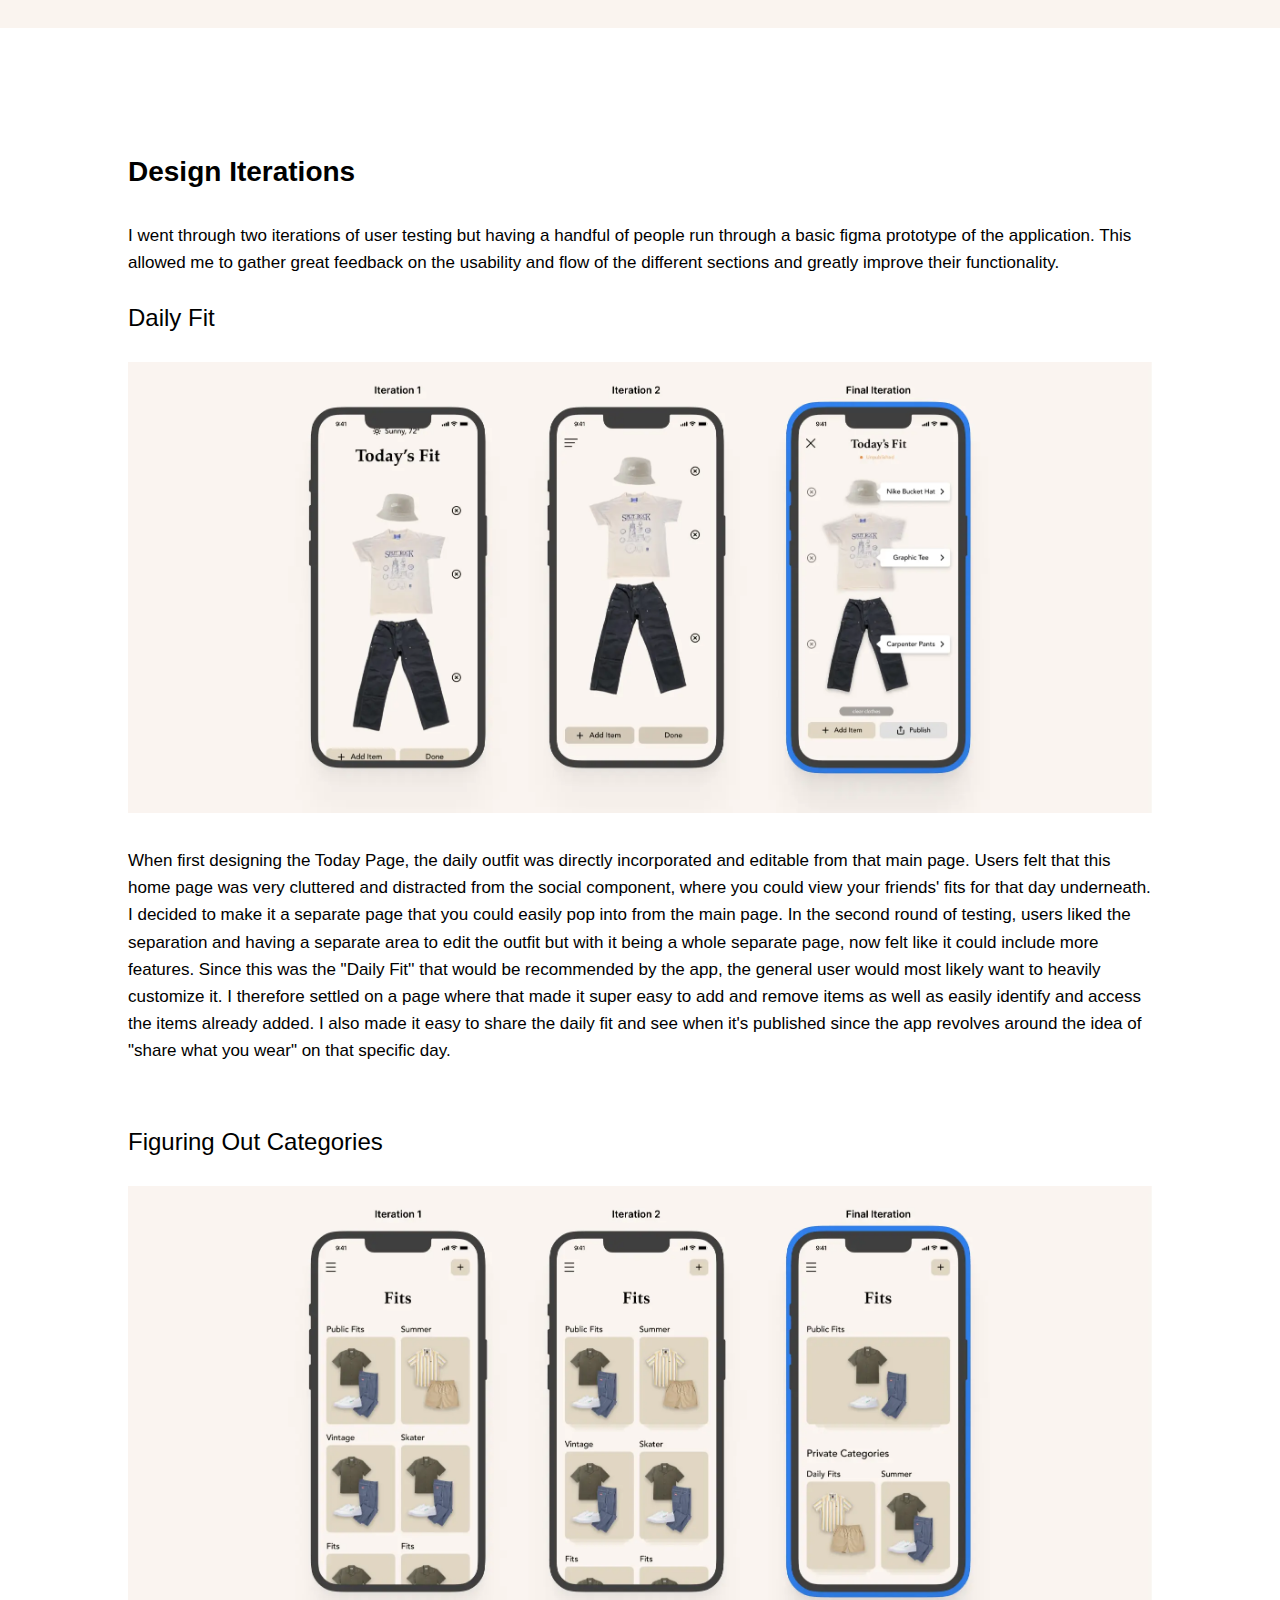
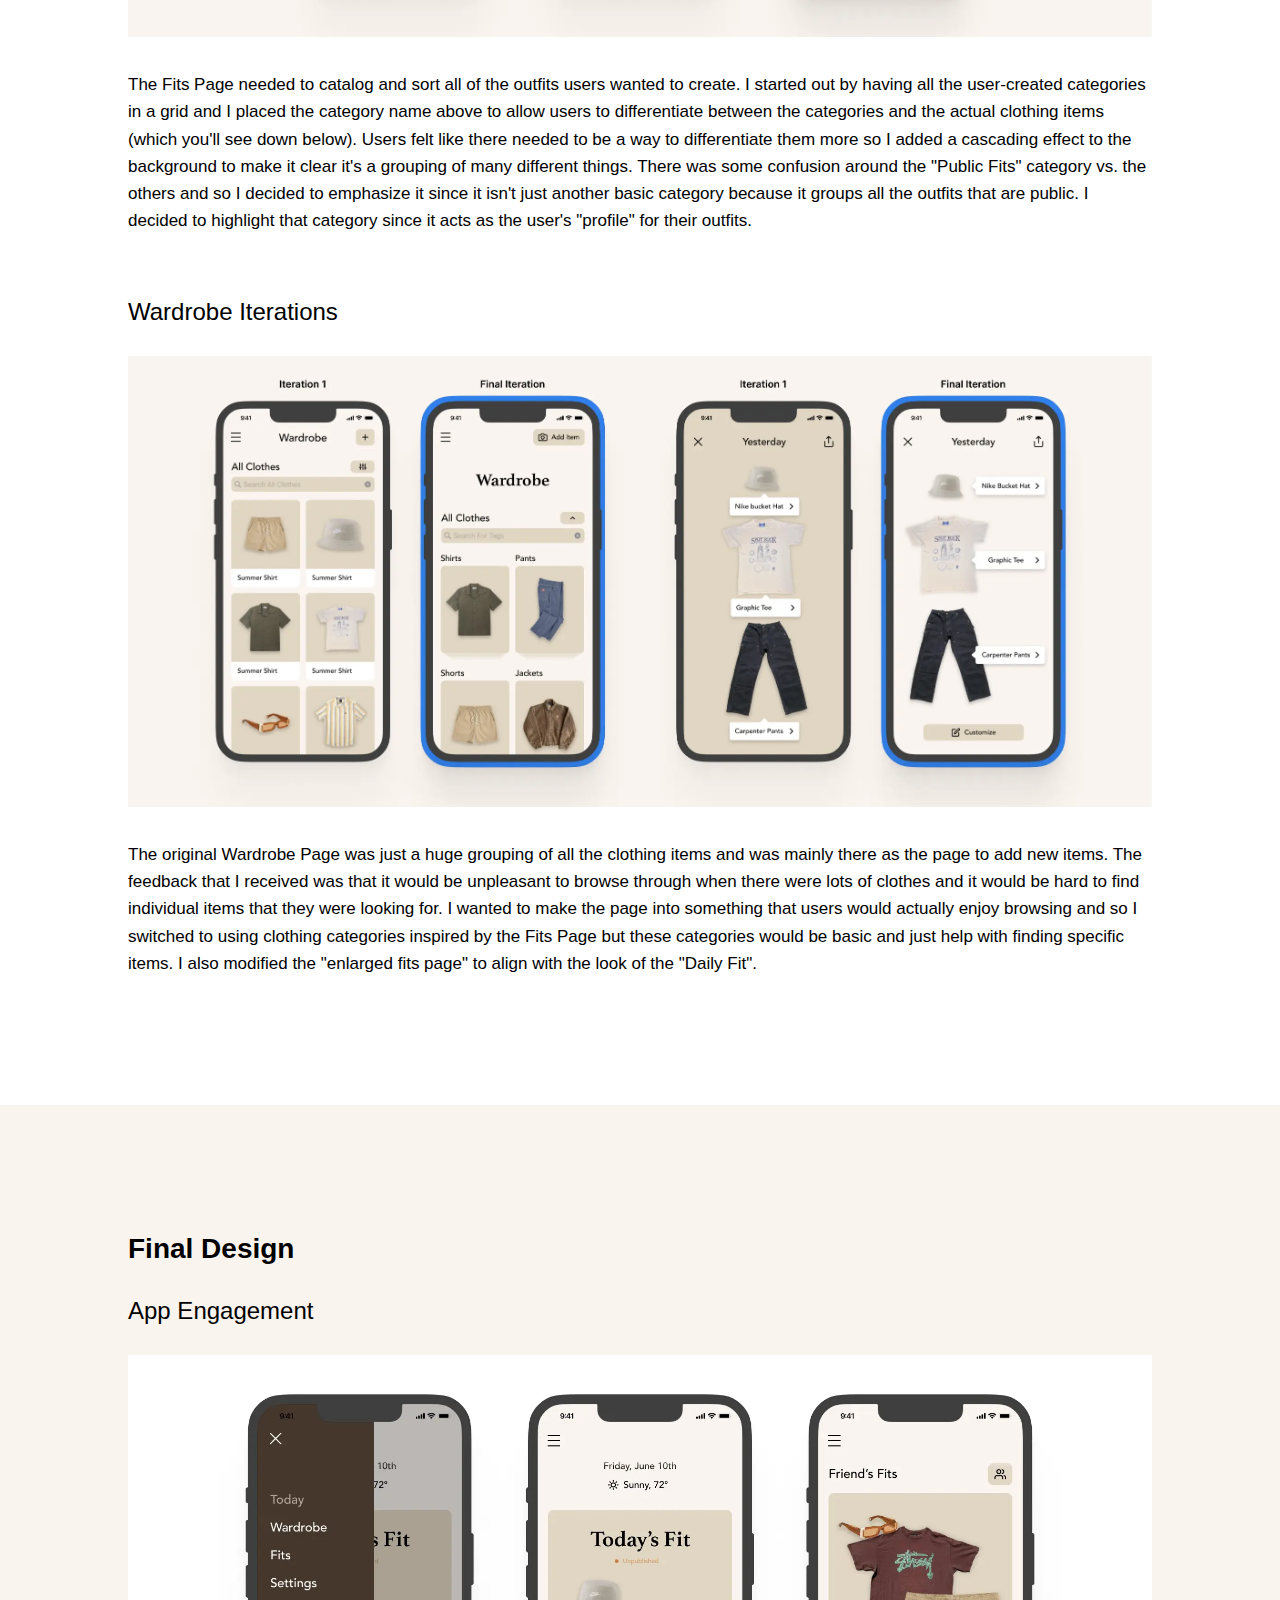
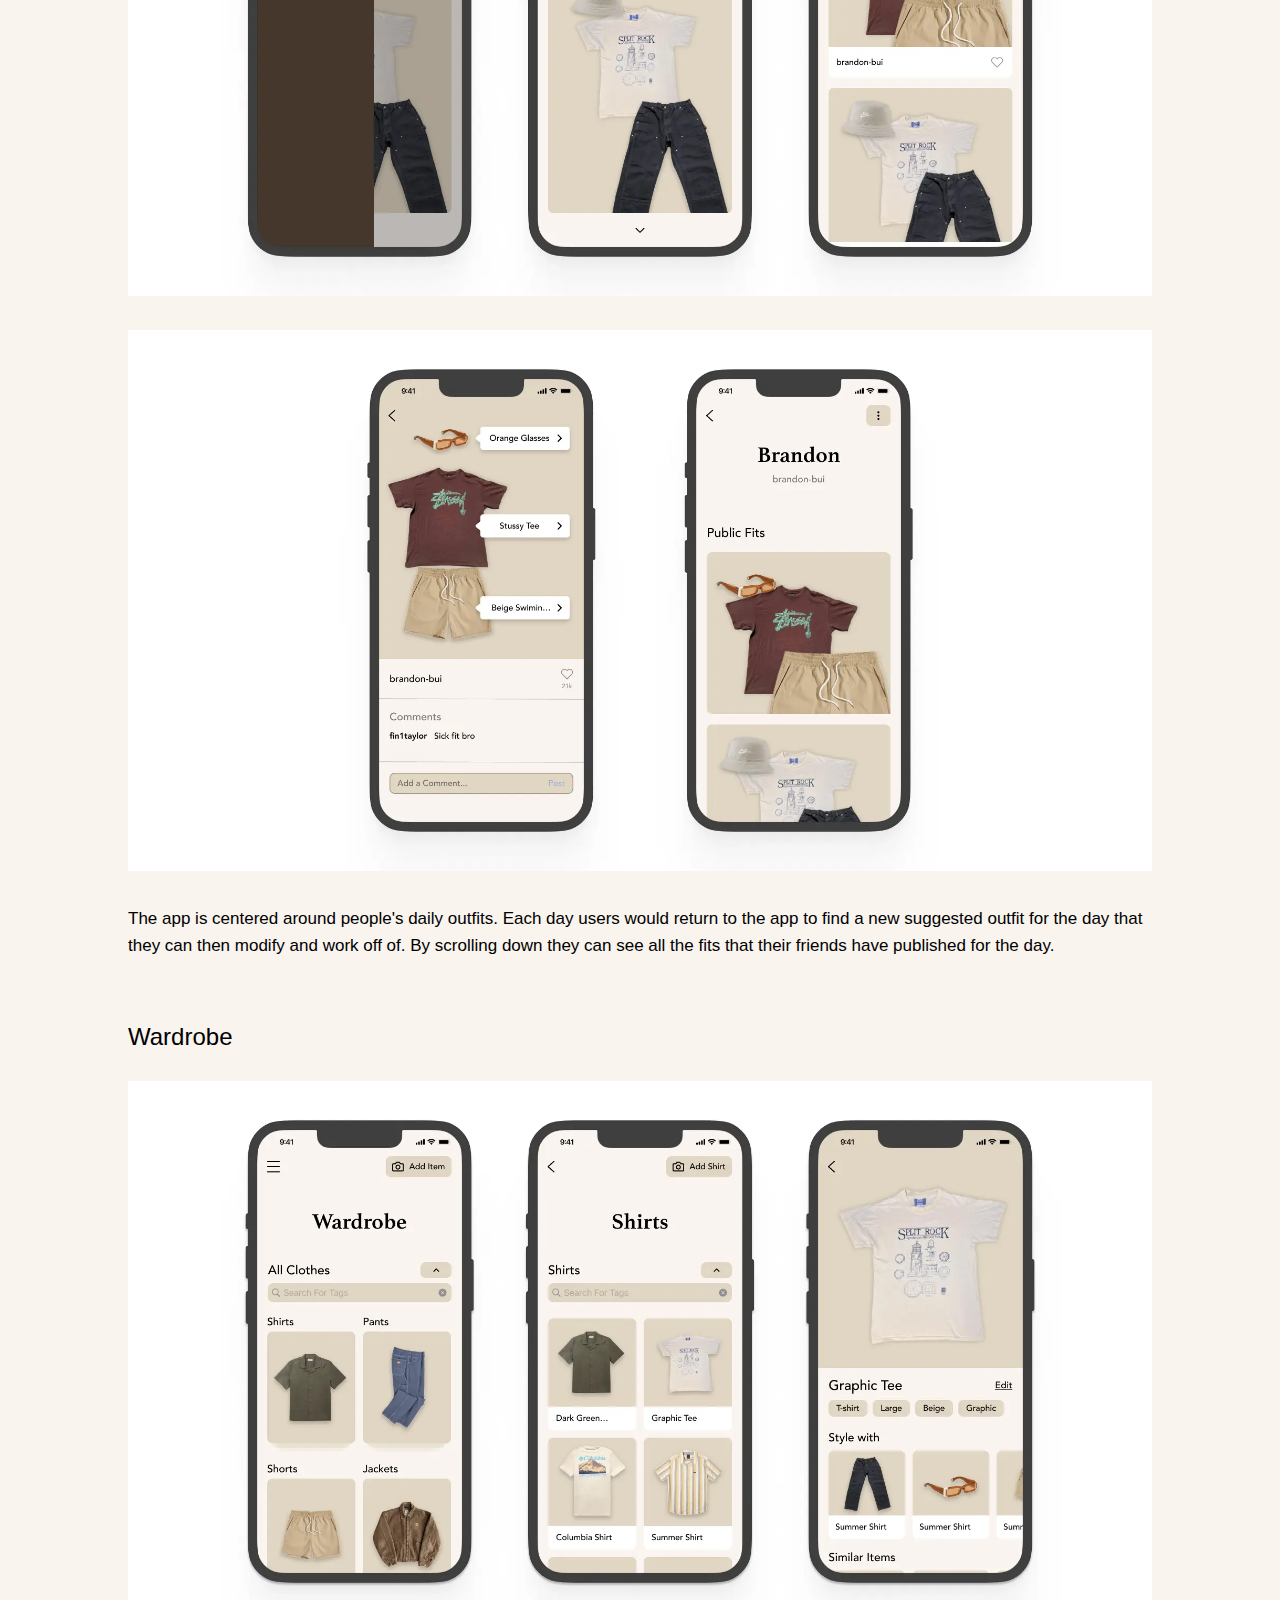
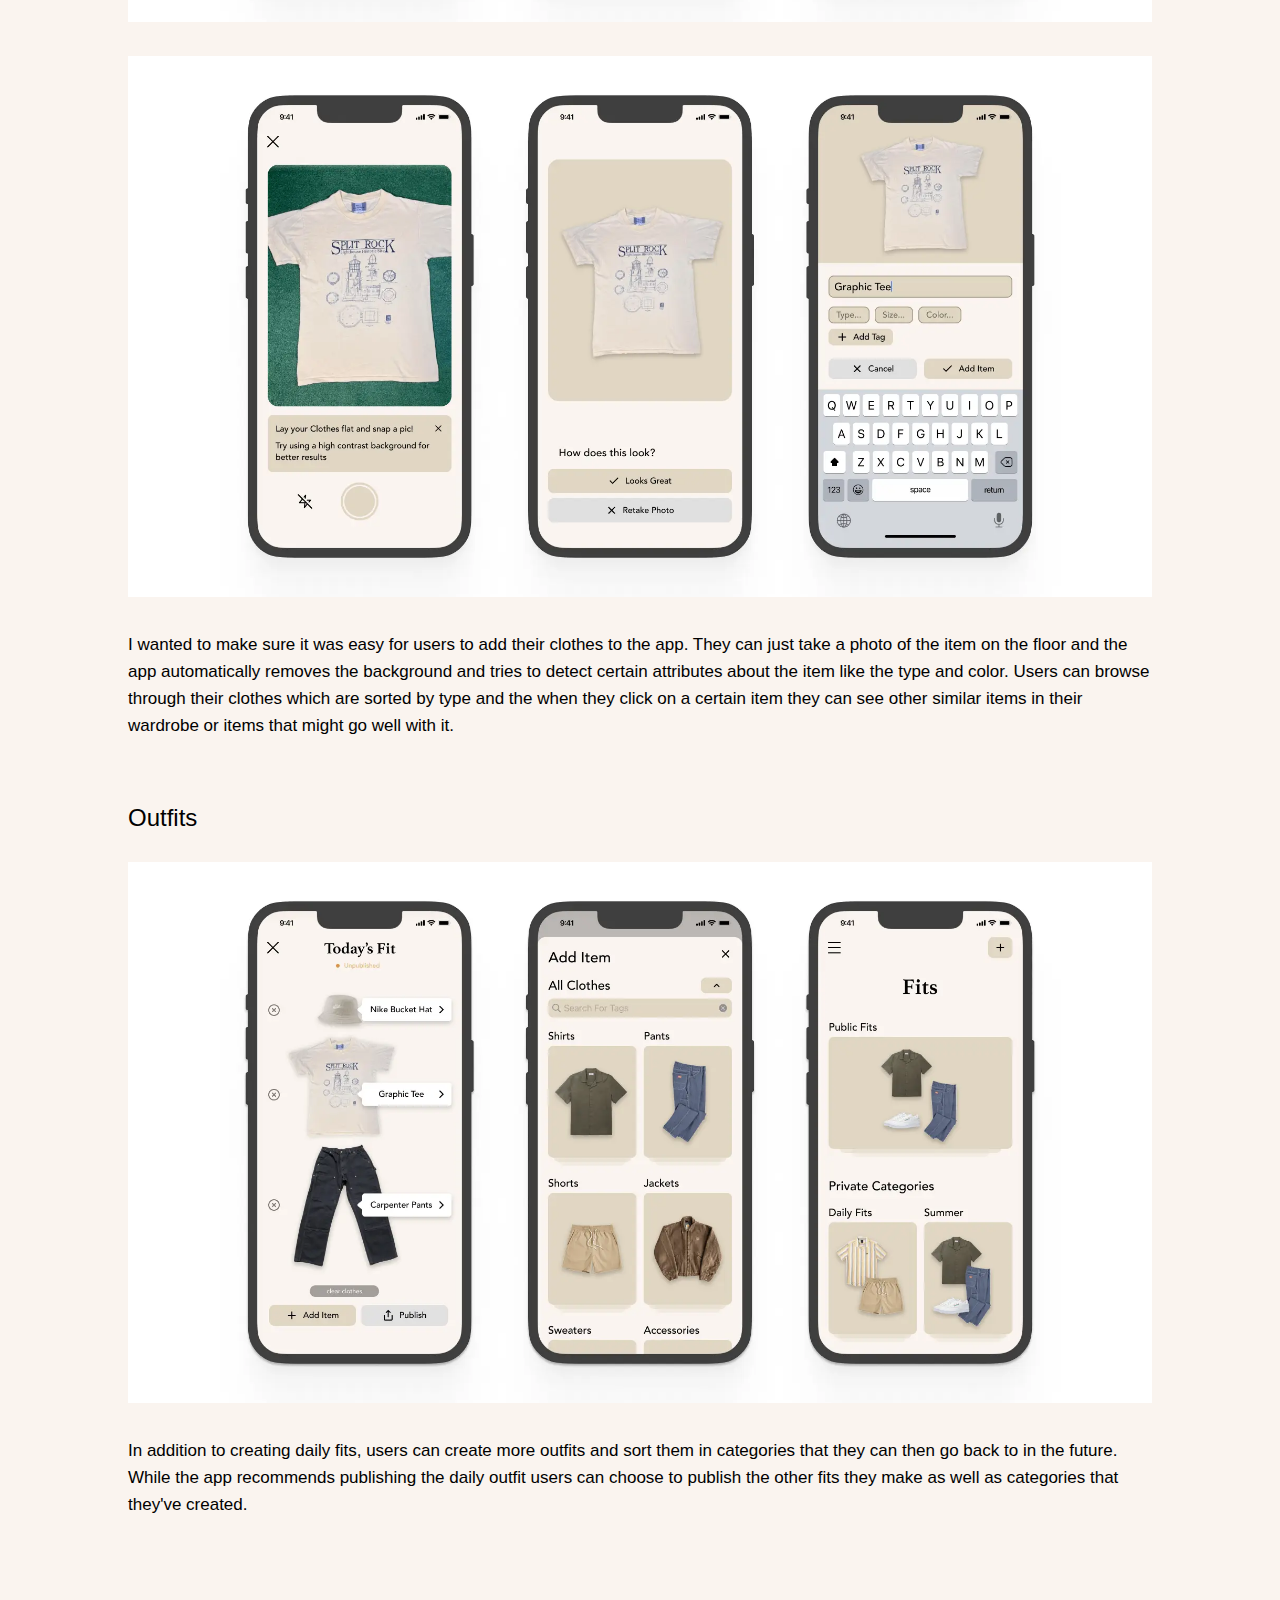
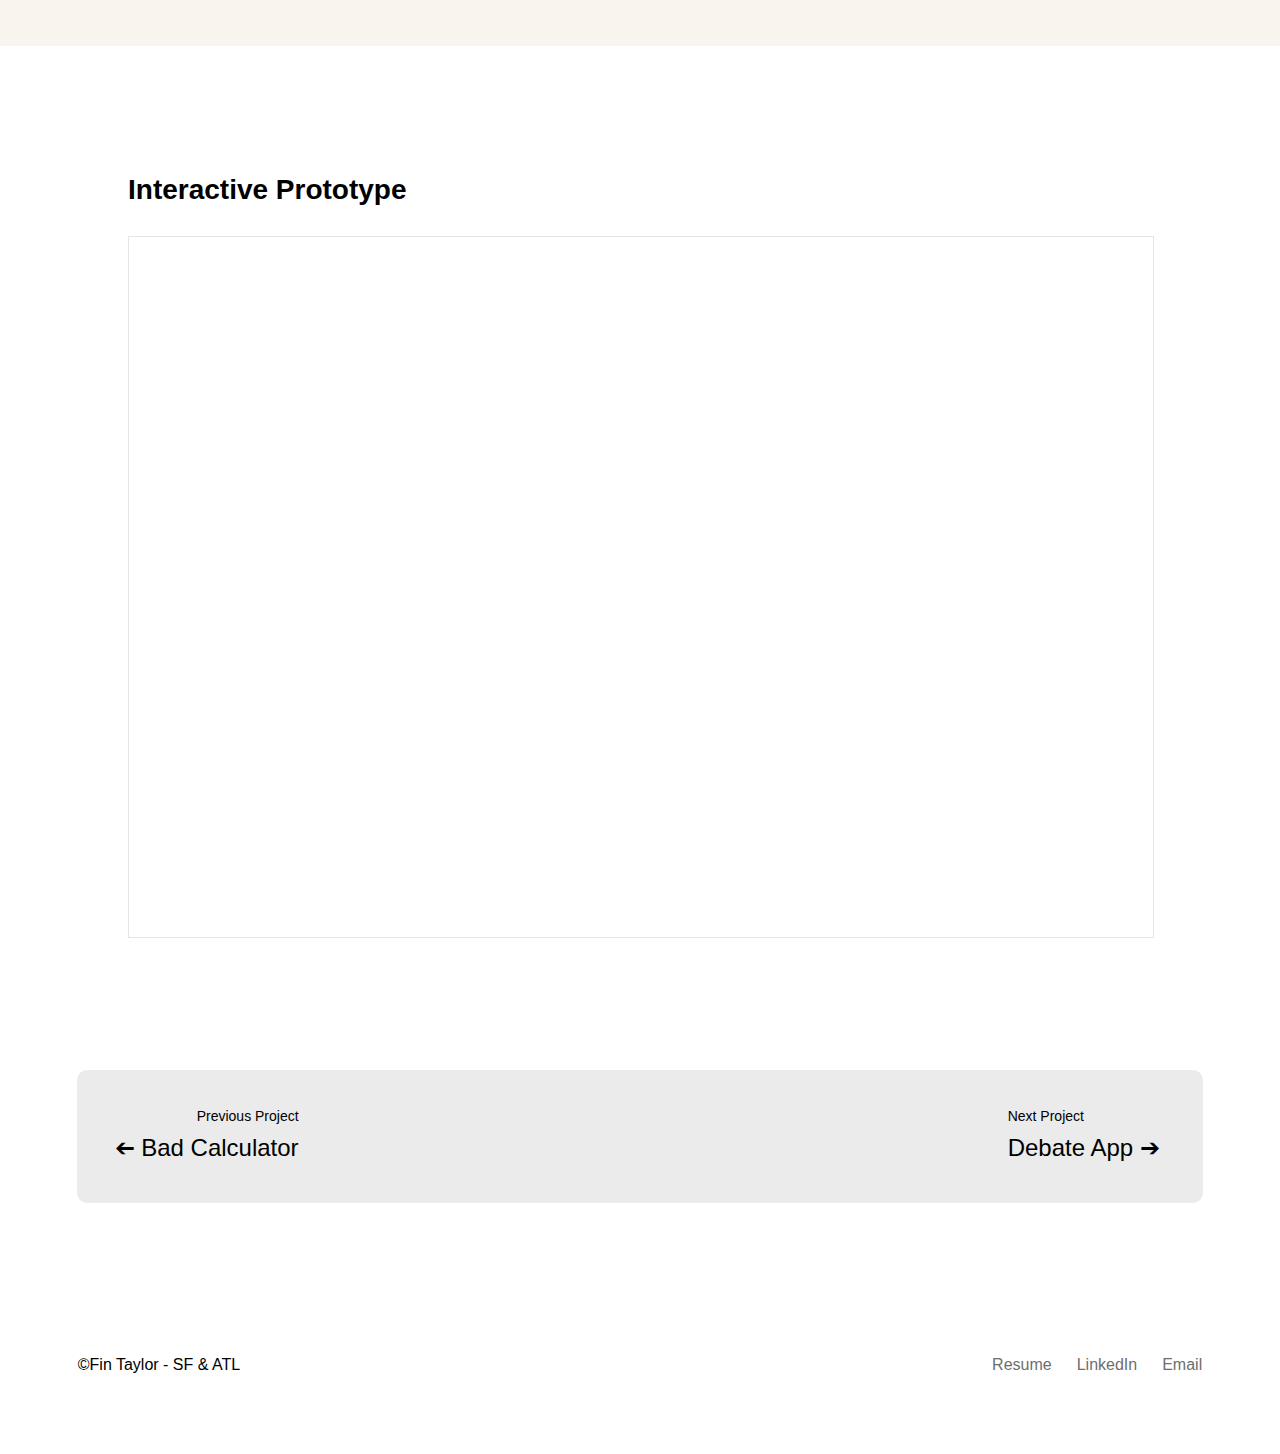
<file: tailored.html>
<!DOCTYPE html>
<html>
  <head>
    <meta charset="utf-8">
    <meta name="viewport" content="width=device-width, initial-scale=1.0">
    <title>Fin Taylor - Tailored</title>
    <link rel="icon" type="image/png" href="assets/favicon.png"/>
    <link href="style.css" rel="stylesheet" type="text/css" />
  </head>
  <body>
    <script src="script.js"></script>
    <div id="head">
      <div id="navbar">
        <div id="nav-left"><a class="cool-link" href="https://fintaylor.design">Fin Taylor</a></div>
        <div id="nav-right">
          <div id="home-button"><a class="cool-link" href="https://fintaylor.design/#work">work</a></div>
          <div id="about-button"><a class="cool-link" href="about">about</a></div>
        </div>
      </div>
      <div id="project-content">
        <picture>
          <source media="(min-width:700px)" srcset="assets/taylored/banner.webp">
          <img id="project-headerpicture" src="assets/taylored/banner.webp" alt="">
        </picture>
        <div id="project-header">Tailored</div>
        <div id="project-type">App Design</div>
        <div class="project-section">
          <div class="project-section-header">Overview</div>
          <div class="project-section-description">Tailored is a mobile application designed to help tailor outfits out of the clothes you own and share them with friends. The goal of the application is to fight fast fashion that's overtaking the world right now and devastating for the environment. The app promotes reusing your clothes into awesome outfits that you can then share with your friends and see what their wearing for the day. I'm currently working with a friend to develop and launch the application.</div>
        </div>
        <div class="project-section beigeback">
          <div class="project-section-header">Target Users</div>
          <div class="project-section-description">Our target demographic for the app is young adults and teens who are either getting into fashion or are already very into the fashion world and who not only want to show off their style but also catalog their outfits. They are on their phones a lot throughout the day and are very knowledgeable about many different forms of social media.</div>
        </div>
        <div class="project-section">
          <div class="project-section-header">Brainstorming</div>
          <picture>
            <source media="(min-width:700px)" srcset="assets/taylored/TailoredSketches.webp">
            <img class="project-sectionpicture" src="assets/taylored/TailoredSketches.webp" alt="">
          </picture>
        </div>
        <div class="project-section beigeback">
          <div class="project-section-header">User Flow</div>
          <picture>
            <source media="(min-width:700px)" srcset="assets/taylored/userflow.png">
            <img class="project-sectionpicture" src="assets/taylored/userflow.png" alt="">
          </picture>
        </div>
        <div class="project-section">
          <div class="project-section-header">Design Iterations</div>
          <div class="project-subsection">
            <div class="project-section-description" style="margin-bottom: 60px; margin-top: -30px;">I went through two iterations of user testing but having a handful of people run through a basic figma prototype of the application. This allowed me to gather great feedback on the usability and flow of the different sections and greatly improve their functionality.</div>
            <div class="project-section-subheader topsubheader">Daily Fit</div>
            <picture>
              <source media="(min-width:700px)" srcset="assets/taylored/home_iterate.webp">
              <img class="project-sectionpicture" src="assets/taylored/home_iterate.webp" alt="">
            </picture>
            <div class="project-section-description">When first designing the Today Page, the daily outfit was directly incorporated and editable from that main page. Users felt that this home page was very cluttered and distracted from the social component, where you could view your friends' fits for that day underneath. I decided to make it a separate page that you could easily pop into from the main page. In the second round of testing, users liked the separation and having a separate area to edit the outfit but with it being a whole separate page, now felt like it could include more features. Since this was the "Daily Fit'' that would be recommended by the app, the general user would most likely want to heavily customize it. I therefore settled on a page where that made it super easy to add and remove items as well as easily identify and access the items already added. I also made it easy to share the daily fit and see when it's published since the app revolves around the idea of "share what you wear" on that specific day.</div>
          </div>
          <div class="project-subsection">
            <div class="project-section-subheader">Figuring Out Categories</div>
            <picture>
              <source media="(min-width:700px)" srcset="assets/taylored/fit_iterate.webp">
              <img class="project-sectionpicture" src="assets/taylored/fit_iterate.webp" alt="">
            </picture>
            <div class="project-section-description">The Fits Page needed to catalog and sort all of the outfits users wanted to create. I started out by having all the user-created categories in a grid and I placed the category name above to allow users to differentiate between the categories and the actual clothing items (which you'll see down below). Users felt like there needed to be a way to differentiate them more so I added a cascading effect to the background to make it clear it's a grouping of many different things. There was some confusion around the "Public Fits" category vs. the others and so I decided to emphasize it since it isn't just another basic category because it groups all the outfits that are public. I decided to highlight that category since it acts as the user's "profile" for their outfits.</div>
          </div>
          <div class="project-subsection">
            <div class="project-section-subheader">Wardrobe Iterations</div>
            <picture>
              <source media="(min-width:700px)" srcset="assets/taylored/wardrobe_iterate.webp">
              <img class="project-sectionpicture" src="assets/taylored/wardrobe_iterate.webp" alt="">
            </picture>
            <div class="project-section-description">The original Wardrobe Page was just a huge grouping of all the clothing items and was mainly there as the page to add new items. The feedback that I received was that it would be unpleasant to browse through when there were lots of clothes and it would be hard to find individual items that they were looking for. I wanted to make the page into something that users would actually enjoy browsing and so I switched to using clothing categories inspired by the Fits Page but these categories would be basic and just help with finding specific items. I also modified the "enlarged fits page" to align with the look of the "Daily Fit".</div>
          </div>
        </div>
        <div class="project-section beigeback">
          <div class="project-section-header">Final Design</div>
          <div class="project-subsection">
            <div class="project-section-subheader topsubheader">App Engagement</div>
            <picture>
              <source media="(min-width:700px)" srcset="assets/taylored/home.webp">
              <img class="project-sectionpicture" src="assets/taylored/home.webp" alt="">
            </picture>
            <picture>
              <source media="(min-width:700px)" srcset="assets/taylored/friends.webp">
              <img class="project-sectionpicture" src="assets/taylored/friends.webp" alt="">
            </picture>
            <div class="project-section-description">The app is centered around people's daily outfits. Each day users would return to the app to find a new suggested outfit for the day that they can then modify and work off of. By scrolling down they can see all the fits that their friends have published for the day.</div>
          </div>
          <div class="project-subsection">
            <div class="project-section-subheader">Wardrobe</div>
            <picture>
              <source media="(min-width:700px)" srcset="assets/taylored/wardrobe.webp">
              <img class="project-sectionpicture" src="assets/taylored/wardrobe.webp" alt="">
            </picture>
            <picture>
              <source media="(min-width:700px)" srcset="assets/taylored/upload.webp">
              <img class="project-sectionpicture" src="assets/taylored/upload.webp" alt="">
            </picture>
            <div class="project-section-description">I wanted to make sure it was easy for users to add their clothes to the app. They can just take a photo of the item on the floor and the app automatically removes the background and tries to detect certain attributes about the item like the type and color. Users can browse through their clothes which are sorted by type and the when they click on a certain item they can see other similar items in their wardrobe or items that might go well with it.</div>
          </div>
          <div class="project-subsection">
            <div class="project-section-subheader">Outfits</div>
            <picture>
              <source media="(min-width:700px)" srcset="assets/taylored/customize.webp">
              <img class="project-sectionpicture" src="assets/taylored/customize.webp" alt="">
            </picture>
            <div class="project-section-description">In addition to creating daily fits, users can create more outfits and sort them in categories that they can then go back to in the future. While the app recommends publishing the daily outfit users can choose to publish the other fits they make as well as categories that they've created.</div>
          </div>
        </div>
        <div class="project-section">
          <div class="project-section-header">Interactive Prototype</div>
          <iframe id="frame" style="border: 1px solid rgba(0, 0, 0, 0.1);" src="https://www.figma.com/embed?embed_host=share&url=https%3A%2F%2Fwww.figma.com%2Fproto%2F1gsvqLyJtCRBM3Zx1bv17G%2FFashion-App%3Fpage-id%3D0%253A1%26node-id%3D143%253A755%26viewport%3D462%252C414%252C0.16%26scaling%3Dscale-down%26starting-point-node-id%3D143%253A755"></iframe>
        </div>
      </div>
    </div>
    <div id="project-next">
      <div id="next-left"><p id="project-next-small-left">Previous Project</p><a class="cool-link" href="badcalculator"><div id="project-next-big-left"><p id="nextarrow-left">➔</p><p style="margin: 0px; margin-left: 6px;">Bad Calculator</p></div></a></div>
      <div><p id="project-next-small">Next Project</p><p id="project-next-big"><a class="cool-link" href="debateapp">Debate App ➔</a></p></div>
    </div>
    <div id="footer">
      <div id="footer-left">©Fin Taylor - SF & ATL</div>
      <div id="footer-right">
        <a class="footer-link" href="https://drive.google.com/file/d/17JbZwb-HB9JHdeWqqpss71oGjD_BoZSk/view?usp=sharing" title="Resume" target="_blank">
          <div class="footer-item cool-link" id="resume-button">Resume</div>
        </a>
        <a class="footer-link" href="https://www.linkedin.com/in/fintaylor/" title="LinkedIn" target="_blank">
          <div class="footer-item cool-link" id="linkedin-button">LinkedIn</div>
        </a>
        <a class="footer-link" href="mailto:fin@fintaylor.design" title="fin@fintaylor.design" target="_blank">
          <div class="footer-item cool-link" id="insta-button">Email</div>
        </a>
      </div>
    </div>
  </body>
</html>
</file>
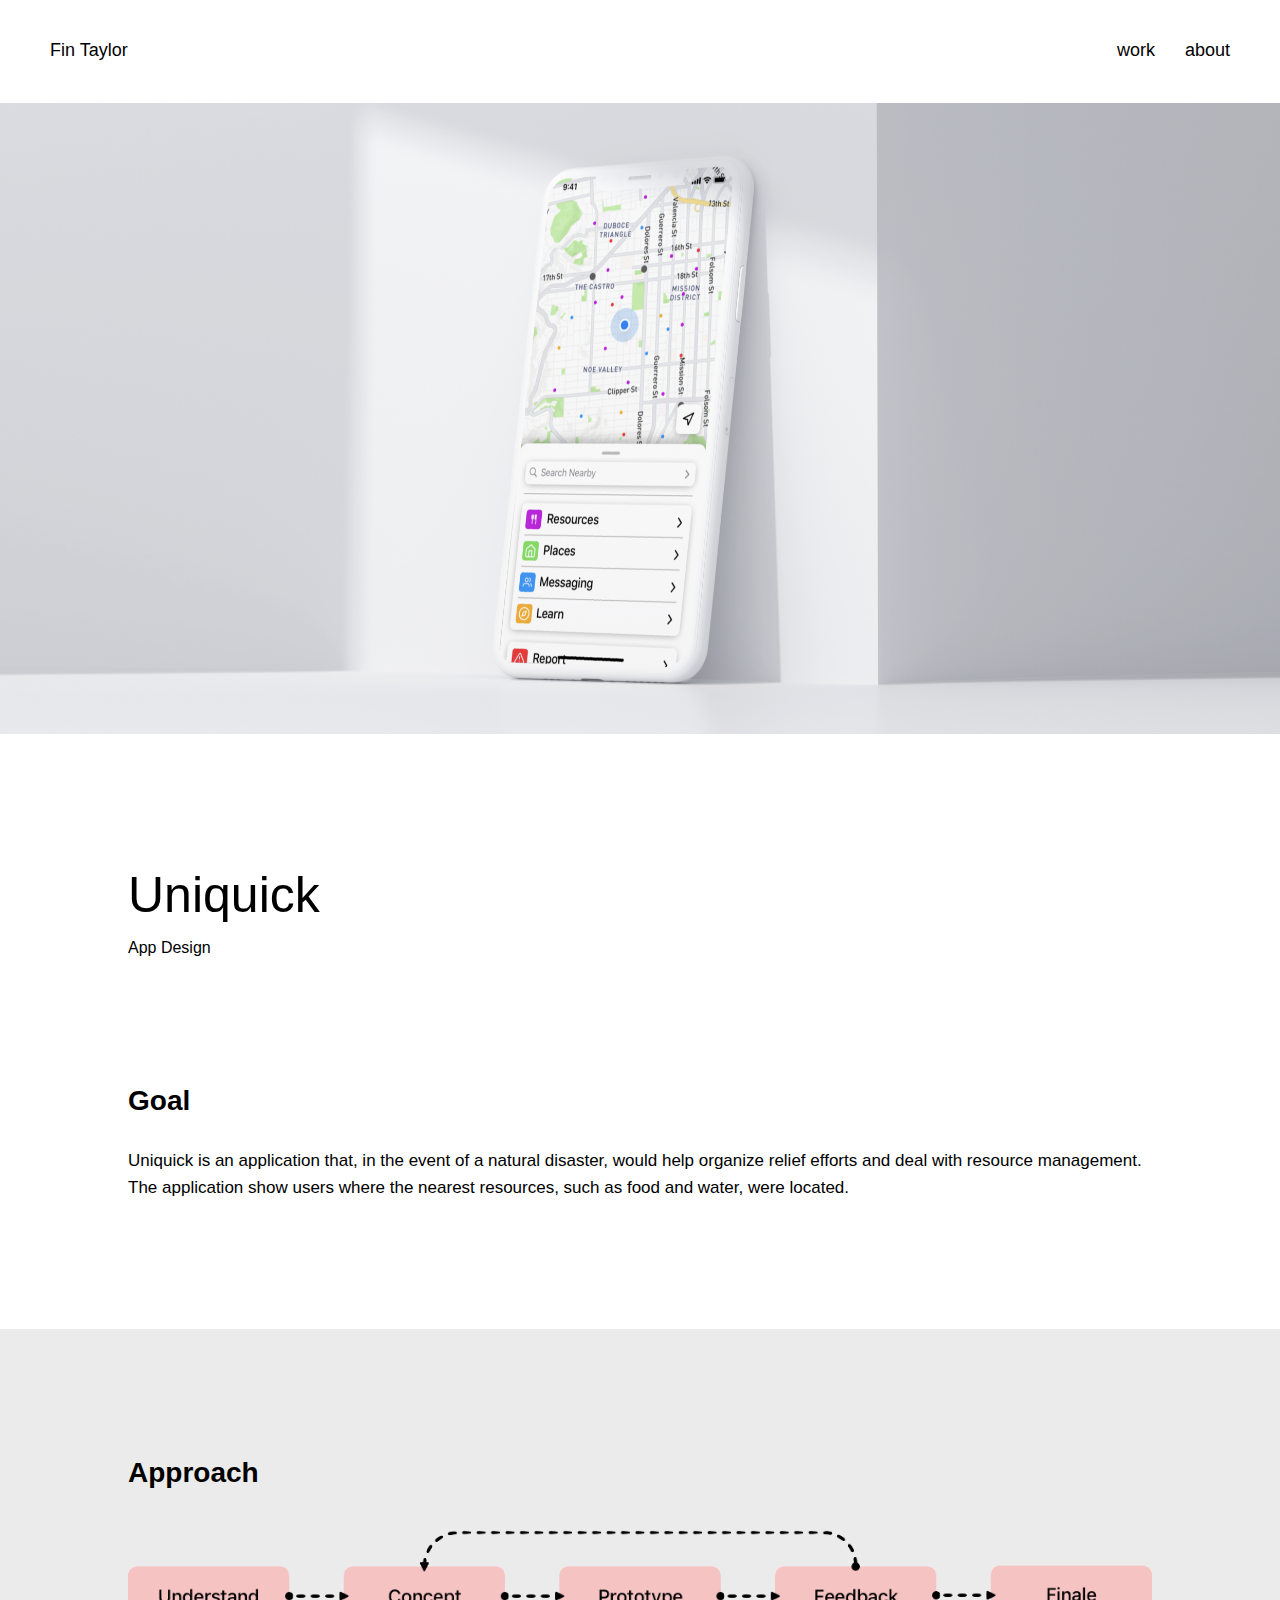
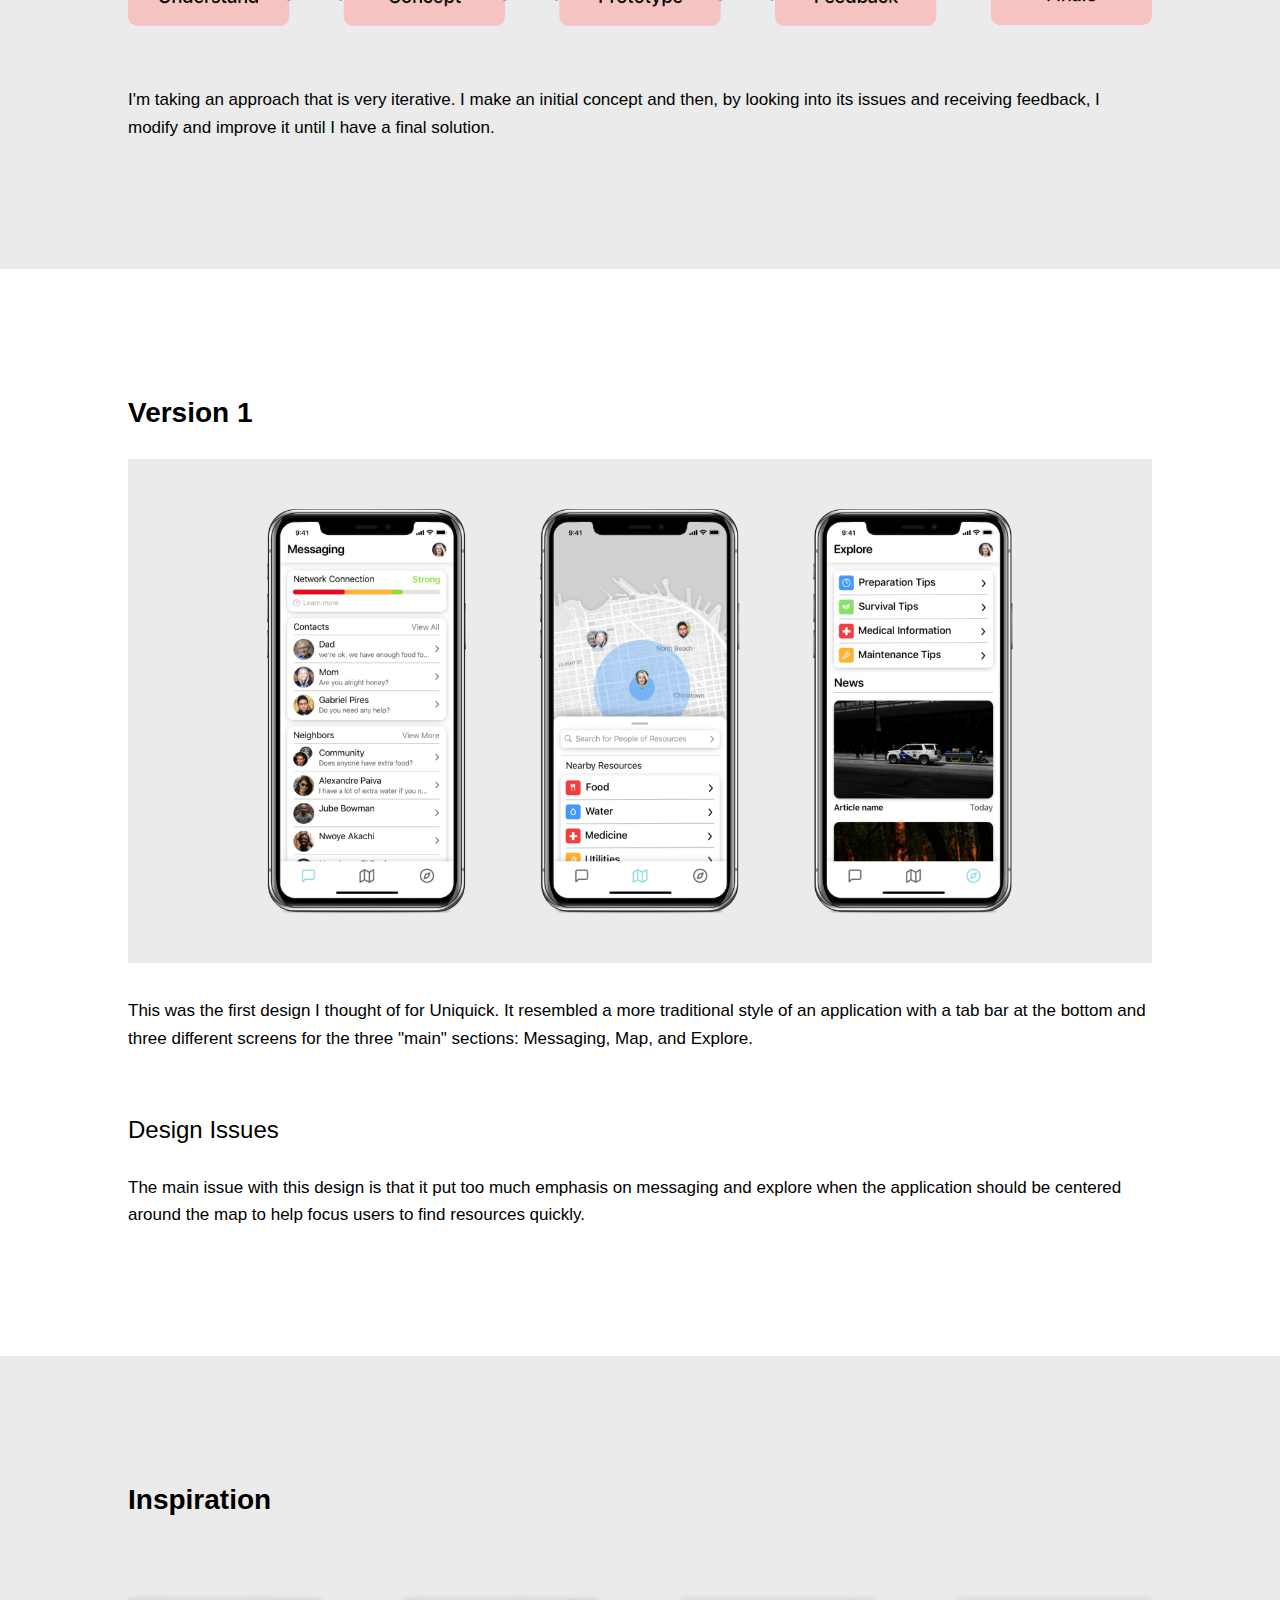
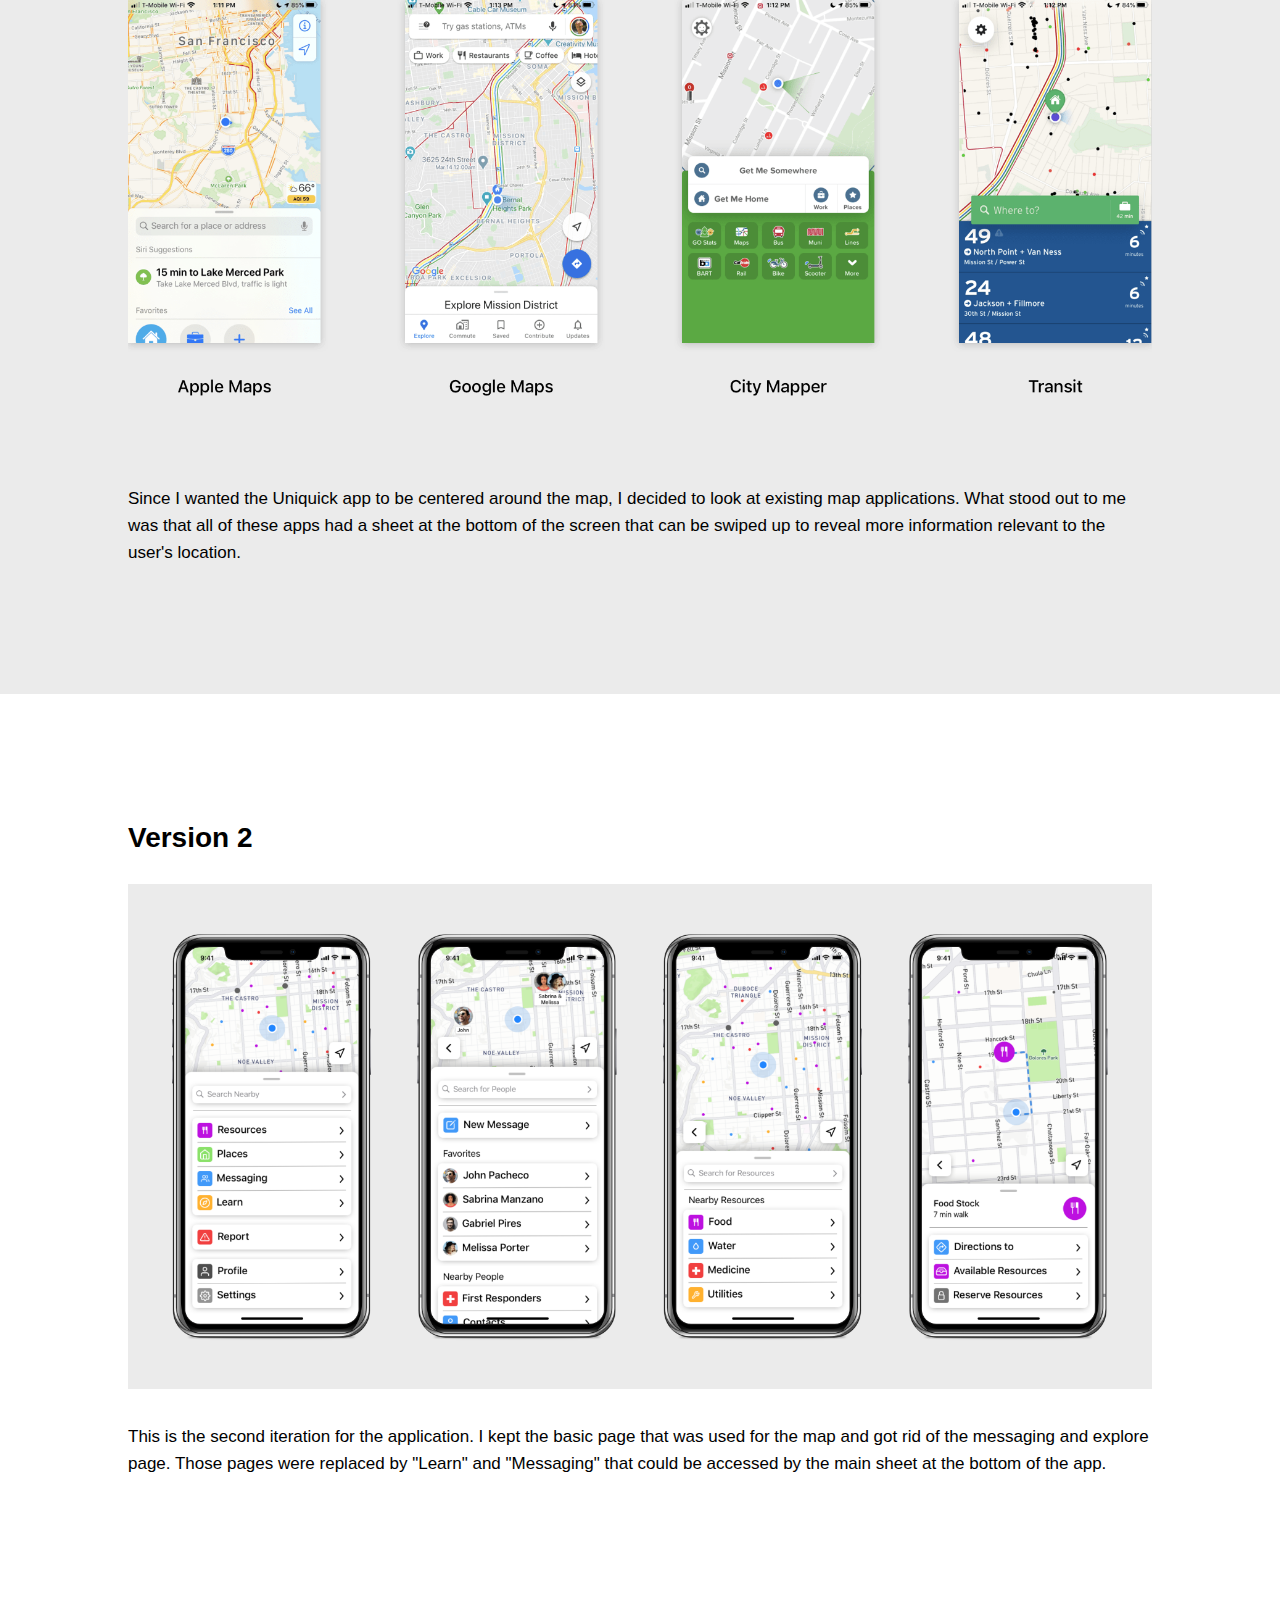
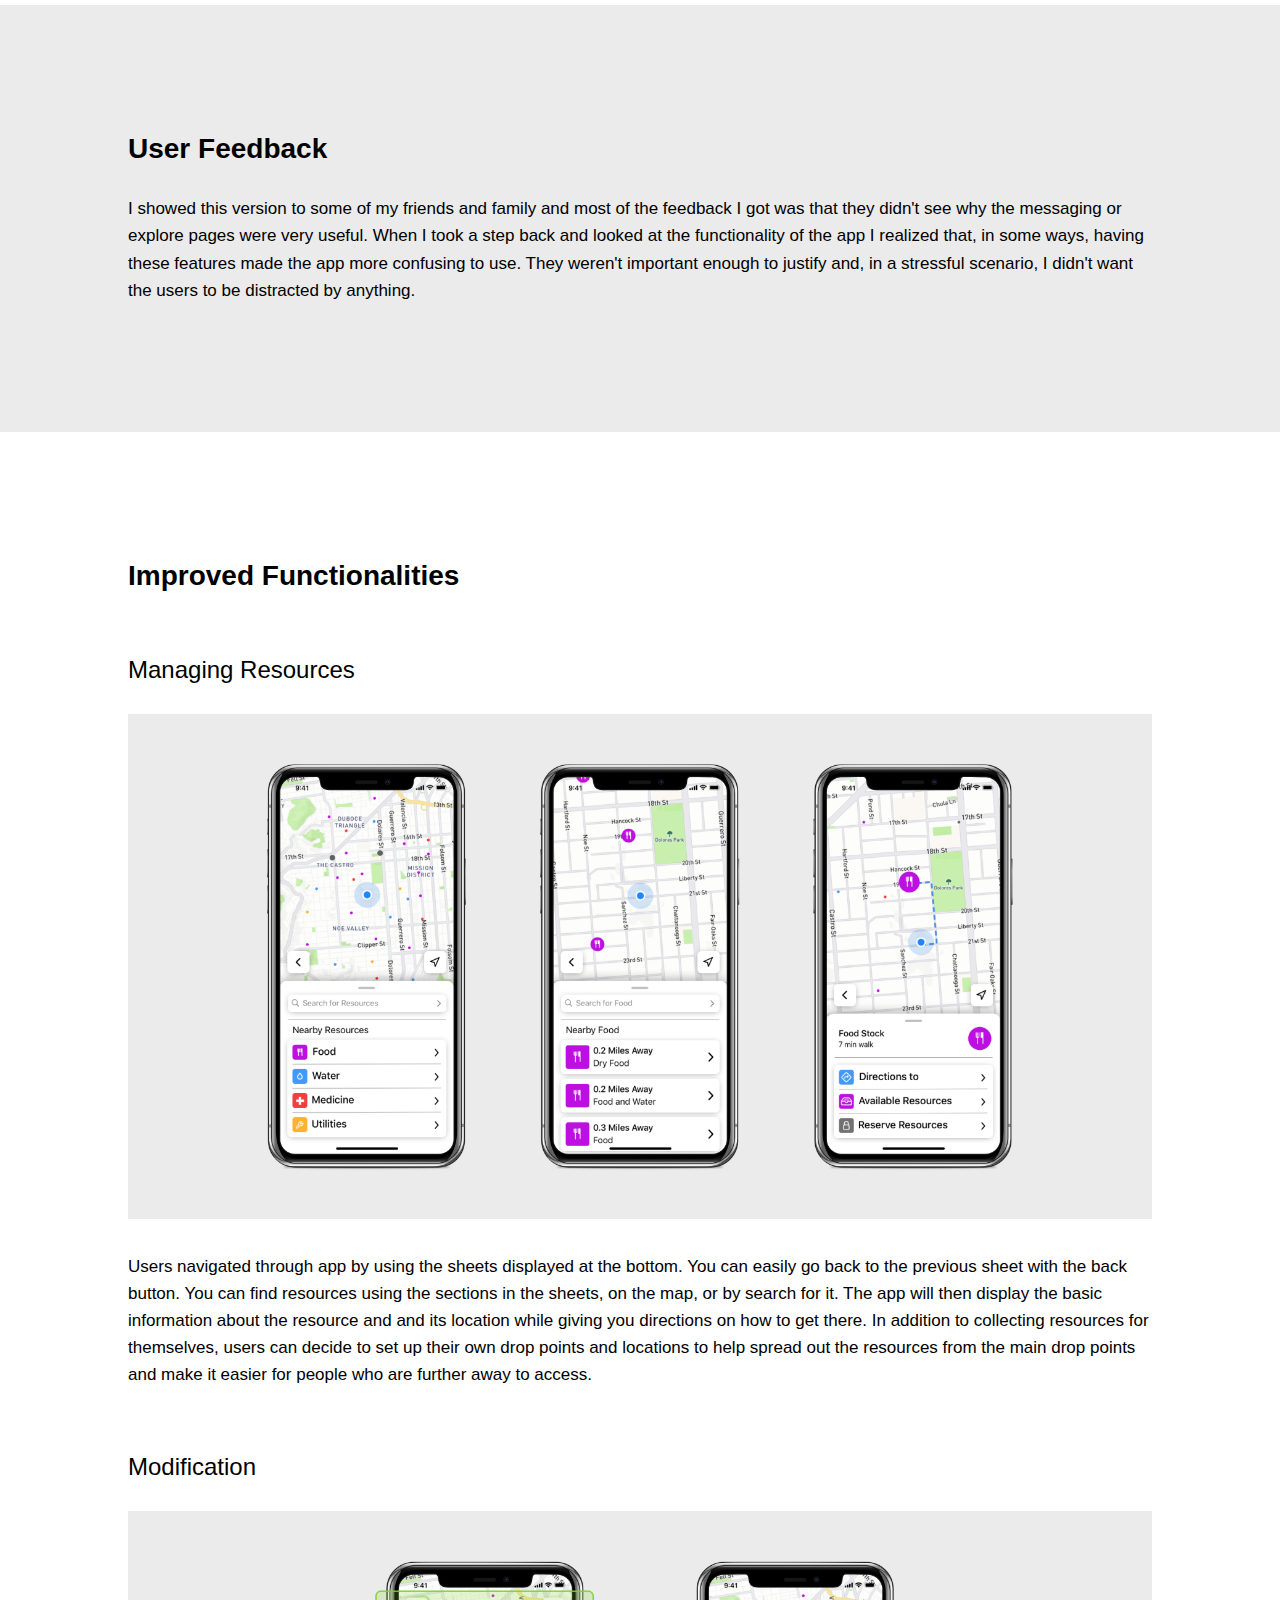
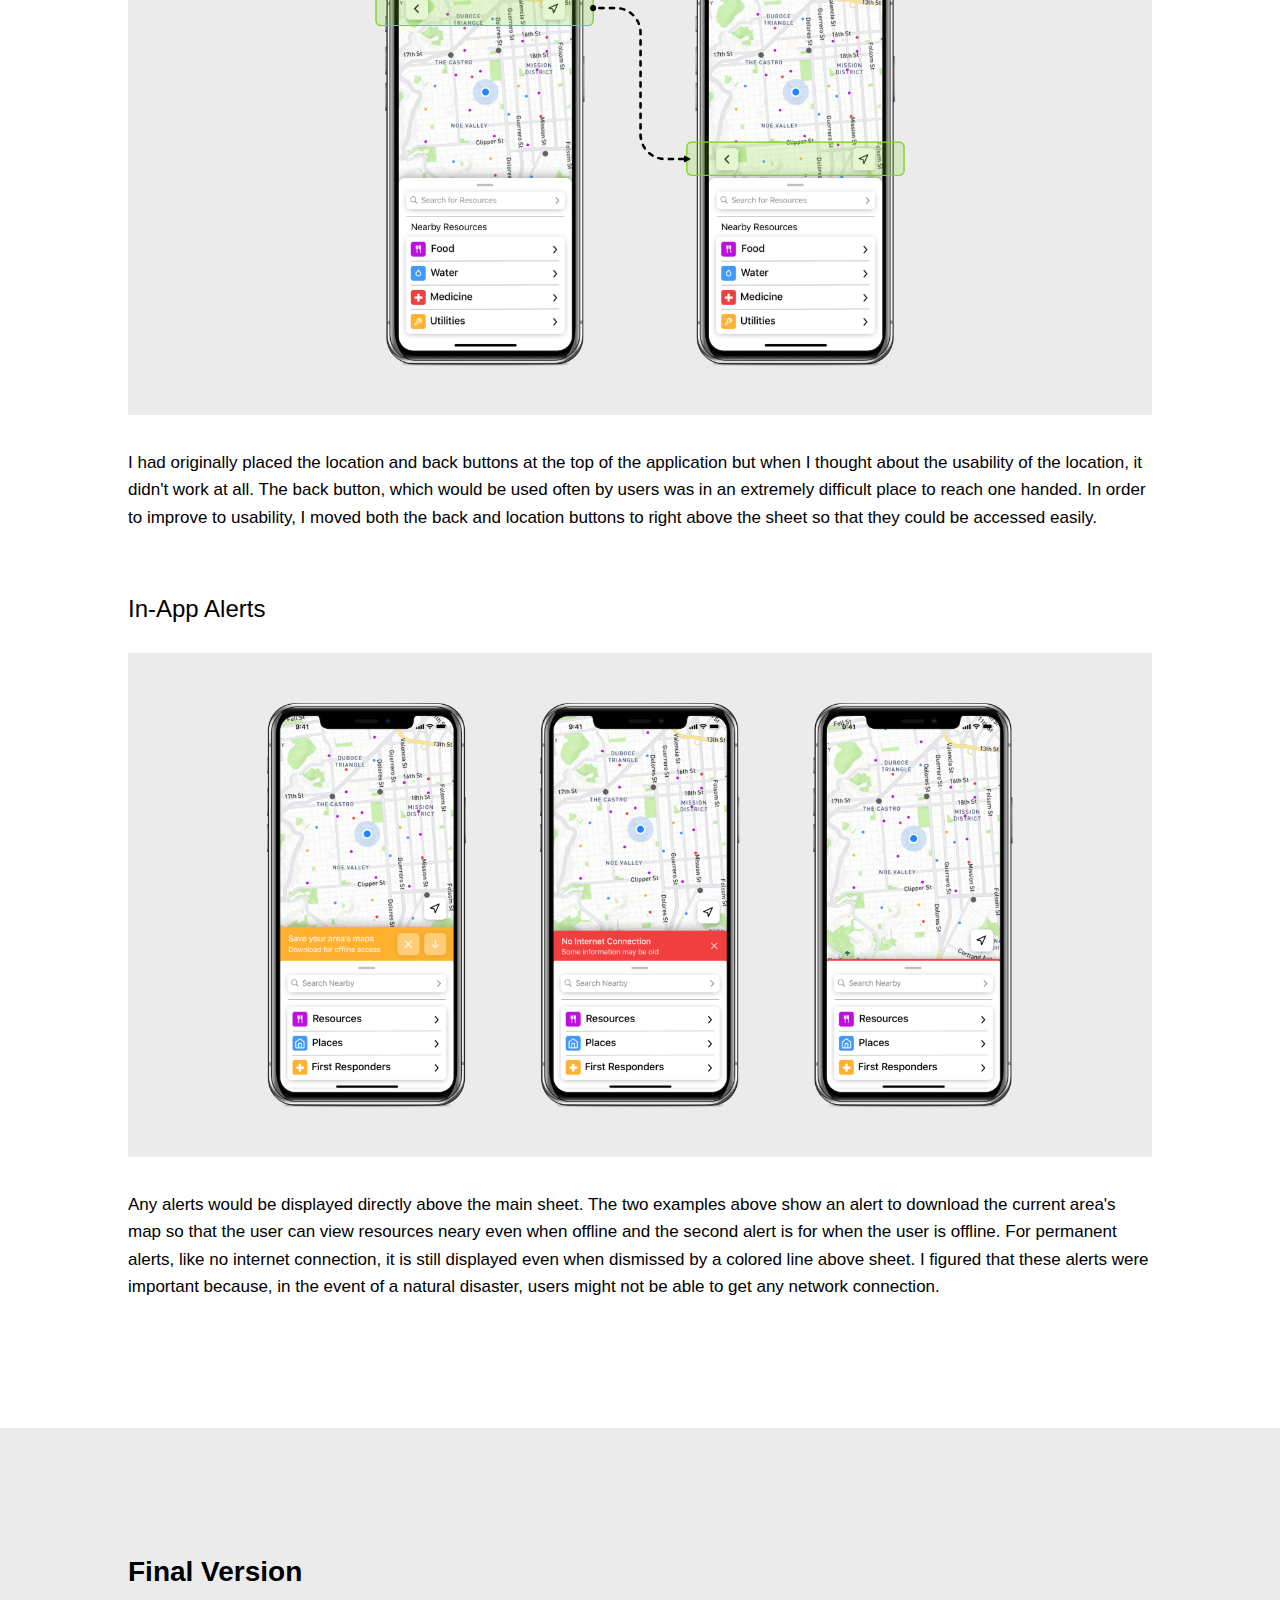
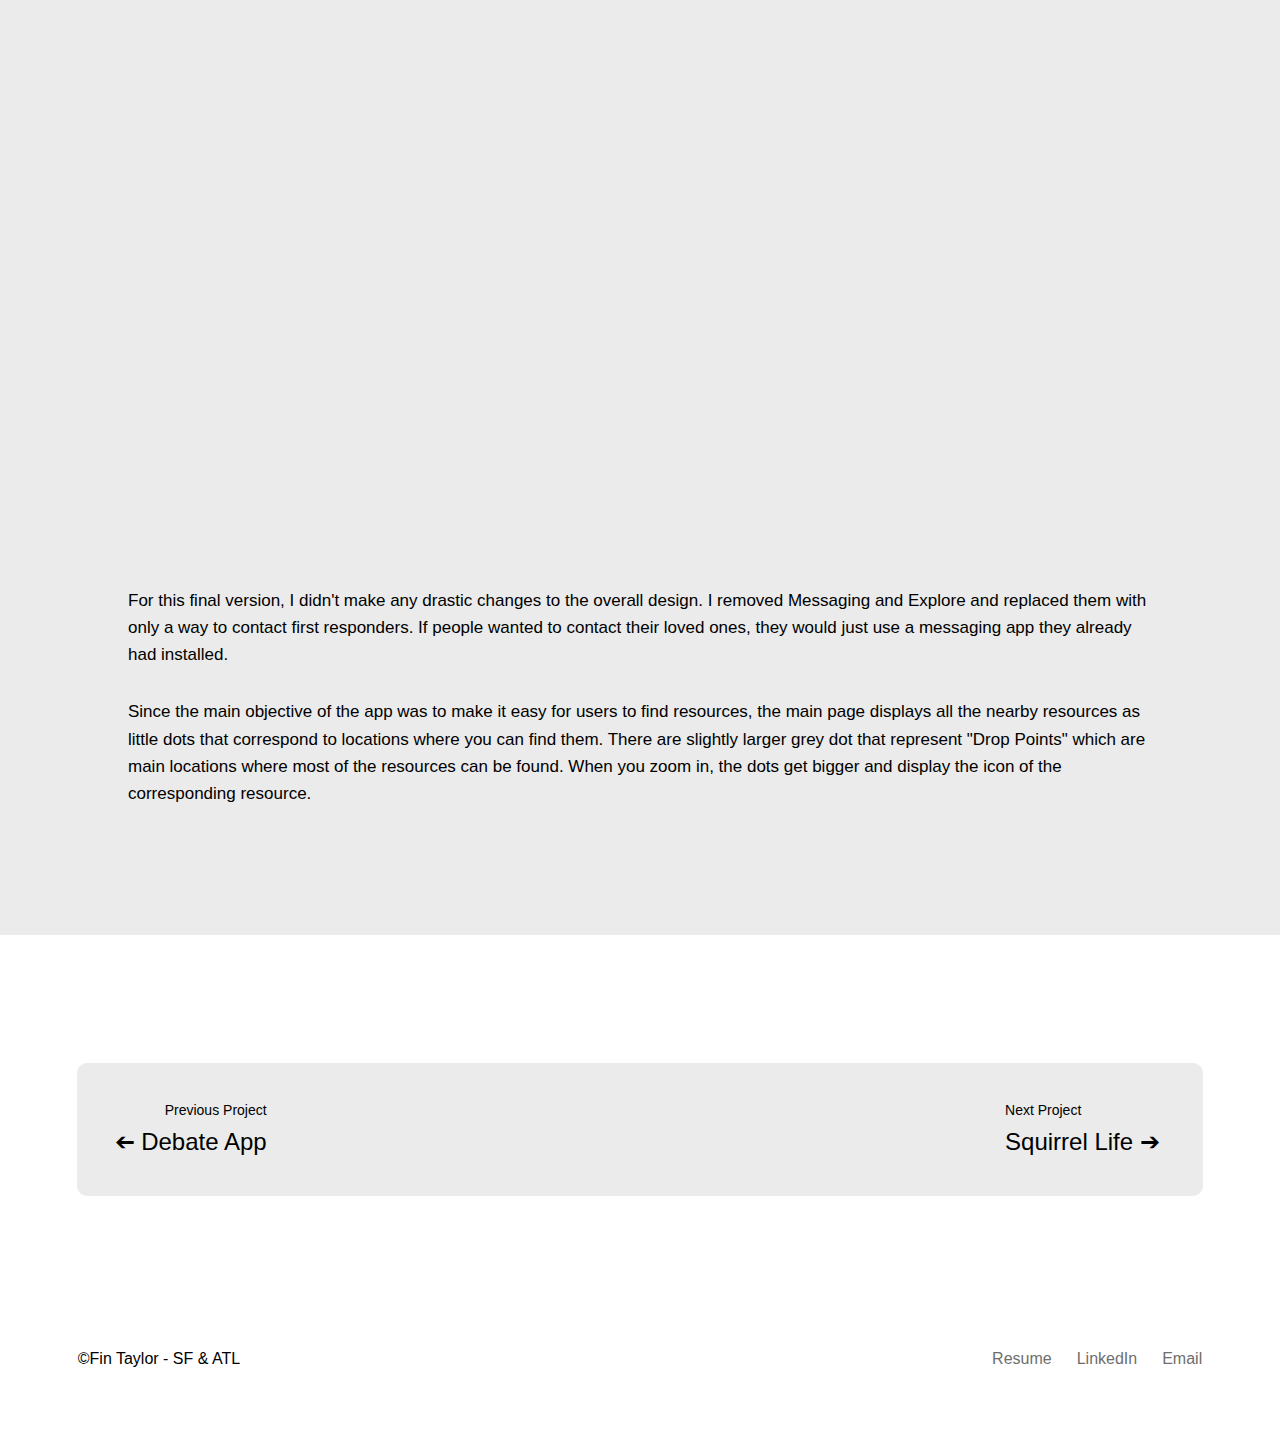
<file: uniquick.html>
<!DOCTYPE html>
<html>
  <head>
    <meta charset="utf-8">
    <meta name="viewport" content="width=device-width, initial-scale=1.0">
    <title>Fin Taylor - Uniquick</title>
    <link rel="icon" type="image/png" href="assets/favicon.png"/>
    <link href="style.css" rel="stylesheet" type="text/css" />
  </head>
  <body>
    <script src="script.js"></script>
    <div id="head">
      <div id="navbar">
        <div id="nav-left"><a class="cool-link" href="https://fintaylor.design">Fin Taylor</a></div>
        <div id="nav-right">
          <div id="home-button"><a class="cool-link" href="https://fintaylor.design/#work">work</a></div>
          <div id="about-button"><a class="cool-link" href="about">about</a></div>
        </div>
      </div>
      <div id="project-content">
        <picture>
          <source media="(min-width:700px)" srcset="assets/uniquick/uniquick_app_header.png">
          <img id="project-headerpicture" src="assets/uniquick/uniquick_app_header700.png" alt="">
        </picture>
        <div id="project-header">Uniquick</div>
        <div id="project-type">App Design</div>
        <div class="project-section">
          <div class="project-section-header">Goal</div>
          <div class="project-section-description">Uniquick is an application that, in the event of a natural disaster, would help organize relief efforts and deal with resource management. The application show users where the nearest resources, such as food and water, were located.</div>
        </div>
        <div class="project-section greyback">
          <div class="project-section-header">Approach</div>
          <picture>
            <source media="(min-width:700px)" srcset="assets/uniquick/uniquick_app_process.png">
            <img class="project-sectionpicture" src="assets/uniquick/uniquick_app_process.png" alt="">
          </picture>
          <div class="project-section-description">I'm taking an approach that is very iterative. I make an initial concept and then, by looking into its issues and receiving feedback, I modify and improve it until I have a final solution.</div>
        </div>
        <div class="project-section">
          <div class="project-section-header">Version 1</div>
          <picture>
            <source media="(min-width:700px)" srcset="assets/uniquick/uniquick_app_old.png">
            <img class="project-sectionpicture" src="assets/uniquick/uniquick_app_old700.png" alt="">
          </picture>
          <div class="project-section-description">This was the first design I thought of  for Uniquick. It resembled a more traditional style of an application with a tab bar at the bottom and three different screens for the three "main" sections: Messaging, Map, and Explore.</div>
          <div class="project-subsection">
            <div class="project-section-subheader">Design Issues</div>
            <div class="project-section-description">The main issue with this design is that it put too much emphasis on messaging and explore when the application should be centered around the map to help focus users to find resources quickly.</div>
          </div>
        </div>
        <div class="project-section greyback">
          <div class="project-section-header">Inspiration</div>
          <picture>
            <source media="(min-width:700px)" srcset="assets/uniquick/uniquick_app_inspiration.png">
            <img class="project-sectionpicture" src="assets/uniquick/uniquick_app_inspiration.png" alt="">
          </picture>
          <div class="project-section-description">Since I wanted the Uniquick app to be centered around the map, I decided to look at existing map applications. What stood out to me was that all of these apps had a sheet at the bottom of the screen that can be swiped up to reveal more information relevant to the user's location.</div>
        </div>
        <div class="project-section">
          <div class="project-section-header">Version 2</div>
          <picture>
            <source media="(min-width:700px)" srcset="assets/uniquick/uniquick_app_v2.png">
            <img class="project-sectionpicture" src="assets/uniquick/uniquick_app_v2700.png" alt="">
          </picture>
          <div class="project-section-description">This is the second iteration for the application. I kept the basic page that was used for the map and got rid of the messaging and explore page. Those pages were replaced by "Learn" and "Messaging" that could be accessed by the main sheet at the bottom of the app.</div>
        </div>
        <div class="project-section greyback">
          <div class="project-section-header">User Feedback</div>
          <div class="project-section-description">I showed this version to some of my friends and family and most of the feedback I got was that they didn't see why the messaging or explore pages were very useful. When I took a step back and looked at the functionality of the app I realized that, in some ways, having these features made the app more confusing to use. They weren't important enough to justify and, in a stressful scenario, I didn't want the users to be distracted by anything.</div>
        </div>
        <div class="project-section">
          <div class="project-section-header">Improved Functionalities</div>
          <div class="project-subsection">
            <div class="project-section-subheader">Managing Resources</div>
            <picture>
              <source media="(min-width:700px)" srcset="assets/uniquick/uniquick_app_food.png">
              <img class="project-sectionpicture" src="assets/uniquick/uniquick_app_food700.png" alt="">
            </picture>
            <div class="project-section-description">Users navigated through app by using the sheets displayed at the bottom. You can easily go back to the previous sheet with the back button. You can find resources using the sections in the sheets, on the map, or by search for it. The app will then display the basic information about the resource and and its location while giving you directions on how to get there. In addition to collecting resources for themselves, users can decide to set up their own drop points and locations to help spread out the resources from the main drop points and make it easier for people who are further away to access.</div>
          </div>
          <div class="project-subsection">
            <div class="project-section-subheader">Modification</div>
            <picture>
              <source media="(min-width:700px)" srcset="assets/uniquick/uniquick_app_modifications.png">
              <img class="project-sectionpicture" src="assets/uniquick/uniquick_app_modifications700.png" alt="">
            </picture>
            <div class="project-section-description">I had originally placed the location and back buttons at the top of the application but when I thought about the usability of the location, it didn't work at all. The back button, which would be used often by users was in an extremely difficult place to reach one handed. In order to improve to usability, I moved both the back and location buttons to right above the sheet so that they could be accessed easily.</div>
          </div>
          <div class="project-subsection">
            <div class="project-section-subheader">In-App Alerts</div>
            <picture>
              <source media="(min-width:700px)" srcset="assets/uniquick/uniquick_app_notifications.png">
              <img class="project-sectionpicture" src="assets/uniquick/uniquick_app_notifications700.png" alt="">
            </picture>
            <div class="project-section-description">Any alerts would be displayed directly above the main sheet. The two examples above show an alert to download the current area's map so that the user can view resources neary even when offline and the second alert is for when the user is offline. For permanent alerts, like no internet connection, it is still displayed even when dismissed by a colored line above sheet. I figured that these alerts were important because, in the event of a natural disaster, users might not be able to get any network connection.</div>
          </div>
        </div>
        <div class="project-section greyback bottomsection">
          <div class="project-section-header">Final Version</div>
          <div style="padding:49.3% 0 0 0;position:relative;margin-top: calc(var(--projectpadding) / 2);"><iframe src="https://player.vimeo.com/video/393029687?loop=1&byline=0&portrait=0" style="position:absolute;top:0;left:0;width:100%;height:100%;" frameborder="0" allow="autoplay; fullscreen; picture-in-picture" allowfullscreen></iframe></div><script src="https://player.vimeo.com/api/player.js"></script>
          <div class="project-section-description">For this final version, I didn't make any drastic changes to the overall design. I removed Messaging and Explore and replaced them with only a way to contact first responders. If people wanted to contact their loved ones, they would just use a messaging app they already had installed.</div>
          <div class="project-section-description">Since the main objective of the app was to make it easy for users to find resources, the main page displays all the nearby resources as little dots that correspond to locations where you can find them. There are slightly larger grey dot that represent "Drop Points" which are main locations where most of the resources can be found. When you zoom in, the dots get bigger and display the icon of the corresponding resource.</div>
        </div>
      </div>
    </div>
    <div id="project-next">
      <!-- <div id="project-back"><a class="cool-link" href="index.html#work">Back to All Work</a></div> -->
      <div id="next-left"><p id="project-next-small-left">Previous Project</p><a class="cool-link" href="debateapp"><div id="project-next-big-left"><p id="nextarrow-left">➔</p><p style="margin: 0px; margin-left: 6px;">Debate App</p></div></a></div>
      <div><p id="project-next-small">Next Project</p><p id="project-next-big"><a class="cool-link" href="squirrellife">Squirrel Life ➔</a></p></div>
    </div>
    <div id="footer">
      <div id="footer-left">©Fin Taylor - SF & ATL</div>
      <div id="footer-right">
        <a class="footer-link" href="https://drive.google.com/file/d/17JbZwb-HB9JHdeWqqpss71oGjD_BoZSk/view?usp=sharing" title="Resume" target="_blank">
          <div class="footer-item cool-link" id="resume-button">Resume</div>
        </a>
        <a class="footer-link" href="https://www.linkedin.com/in/fintaylor/" title="LinkedIn" target="_blank">
          <div class="footer-item cool-link" id="linkedin-button">LinkedIn</div>
        </a>
        <a class="footer-link" href="mailto:fin@fintaylor.design" title="fin@fintaylor.design" target="_blank">
          <div class="footer-item cool-link" id="insta-button">Email</div>
        </a>
      </div>
    </div>
  </body>
</html>
</file>
<file: style.css>
:root {
    --workpadding: 6vw;
    --projectpadding: 10vw;
}

  @media (max-width: 850px) {
    :root {
        --workpadding: 8vw;
        --projectpadding:10vw;
    }
}
  
html {
    scroll-behavior: smooth;
}

body {
    width: 100%;
    margin: 0px;
    font-family: Inter, Helvetica, Arial, sans-serif;
    scroll-behavior: smooth;
    scroll-snap-align: top;
    scroll-snap-type: y mandatory;
}

img {
    object-fit: cover;
    object-position: center center;
}

a {
    text-decoration: underline;
    color: black;
}
  

#head {
    z-index: -1;
    width: 100%;
    min-height: 90vh;
    background-color: rgba(255, 255, 255, 0);
    scroll-behavior: smooth;
}

#loading {
    position: fixed;
    display: flex;
    justify-content: center;
    align-items: center;
    width: 100%;
    height: 100%;
    top: 0;
    left: 0;
    /* opacity: 0.7; */
    background-color: #fff;
    z-index: 99;
    backdrop-filter: blur(10px);
}
  
#loading-image {
    z-index: 100;
    opacity: 0.9;
    animation: rotation 2s infinite linear;
}

#navbar {
    display: flex;
    padding: 40px;
    font-size: 18px;
    margin-left: 10px;
    margin-right: 10px;
}

#nav-right {
    display: flex;
    margin-left: auto;
}

#nav-left {
    color: black;
}

#nav-left:hover {
    cursor: pointer;
}

#home-button {
    color: black;
    font-weight: 400;
}

#underline {
    border-bottom: 2px solid currentColor;
}

#home-button:hover {
    cursor: pointer;
}

#about-button {
    color: black;
    margin-left: 30px;
    font-weight: 400;
}

.cool-link {
    display: inline-block;
    color: #000;
    text-decoration: none;
}

.static-link {
    display: inline-block;
    color: #000;
    text-decoration: none;
}

.cool-link::after {
    content: '';
    display: block;
    width: 0;
    height: 2px;
    background: #000;
    transition: width .3s;
}

.cool-link:hover::after {
    width: 100%;
}

#text-header-div {
    display: block;
    width: min-content;
    margin-top: calc(25vh - 98px);
    margin-bottom: auto;
    margin-left: auto;
    margin-right: auto;
    width: 70vw;
}

#text-header {
    width: fit-content;
    text-align: left;
    font-size: 5em;
    font-weight: 600;
    text-align: left;
}

#text-sub {
    width: fit-content;
    font-size: 1.5em;
    font-weight: 400;
    text-align: left;
    margin-top: 20px;
    opacity: 60%;
    padding-left: 2px;
}

#gradient {
    position: fixed;
    top: -25vw;
    left: -25vw;
    z-index: -2;
    width: 150vw;
    height: 150vw;
    transform: scale(0.7);

    background-image: url('assets/mesh-gradient.png');
    background-color: rgba(255, 255, 255, 0.30);
    background-blend-mode: lighten;
    background-size: cover;

    animation: spin 14s linear infinite;
    animation-fill-mode: both;
}

canvas {
    display: block;
    width: 100%;
    height: 100%;
    transform: scale(2);
}

#work {
    z-index: 2;
    width: 100%;
    display: flex;
    flex-wrap: wrap;
    scroll-behavior: smooth;
    scroll-snap-stop: always;
    background-color: rgba(255, 255, 255, 1);
}

#content {
    margin-left: auto;
    margin-right: auto;
    width: 70vw;
    margin-top: -25vh;

    animation: contentanimup 2s linear;
    animation-play-state: paused;
    animation-delay: calc(var(--scroll) * -9s);

    animation-iteration-count: 1;
    animation-fill-mode: both;
}

#projects-head {
    display: flex;
    align-items: center;
    margin-left: -5px;
    margin-bottom: 7vh;
}

#main-projects-title {
    font-size: 2em;
    font-weight: 500;
    margin-left: 15px;
}

#fun-projects-head {
    display: flex;
    align-items: center;
    margin-left: -5px;
    margin-top: calc(2*var(--workpadding));
    margin-bottom: var(--workpadding);

}

#down-arrow1 {
    transform: rotate(0deg);
    animation: arrow1rotate 2s linear;
    animation-play-state: paused;
    animation-delay: calc((var(--scroll)) * -11s);
    /* animation-delay: calc(var(--scroll) * -11s); */

    animation-iteration-count: 1;
    animation-fill-mode: both;
}

#down-arrow2 {
    transform: rotate(0deg);
    animation: arrow1rotate 2s linear;
    animation-play-state: paused;
    animation-delay: calc(var(--scroll) * -11.7647s + 7.0588s);
    /* animation-delay: calc((var(--scroll)-(0.64)) * -11s); */

    animation-iteration-count: 1;
    animation-fill-mode: both;
}

.work-1, .work-2, .work-3, .work-4, .work-5 {
    background-color: white;
    background-size: auto 100%;
    height: 600px;
    -moz-transition: all .5s;
    -webkit-transition: all .5s;
    transition: all .5s;
    background-position: center center;
    border-radius: 10px;
    /* filter: grayscale(15%); */
}

.work-1:hover, .work-2:hover, .work-3:hover, .work-4:hover, .work-5:hover {
    background-size: auto 103.5%;
    cursor: pointer;
    /* filter: grayscale(0%); */
}

.work-link {
    color: black;
    text-decoration: none;
}

.work-1 {
    background-image: url("assets/taylored/TayloredCover.webp");
    background-color: rgb(239, 228, 222);
}

.work-1:hover {
    background-color: rgb(208, 199, 181);
}

.work-2 {
    margin-top: var(--workpadding);
    background-image: url("assets/uniquick/uniquick_cover.png");
    background-color: rgba(255, 103, 92, 0.4);
}

.work-2:hover {
    background-color: rgb(227, 86, 76);
}

.work-3 {
    background-image: url("assets/debate/debate_app_cover.webp");
    background-color: rgba(224,211,251, 1);
    margin-top: var(--workpadding);
}

.work-3:hover {
    background-color: rgba(178, 143, 245, 1);
}

.work-4 {
    margin-top: var(--workpadding);
    background-image: url("assets/badcalc/calc_app_cover.png");
    background-color: rgba(243, 226, 114, 0.5);
}

.work-4:hover {
    background-color: rgba(243, 226, 114, 1);
}

.work-5 {
    margin-top: var(--workpadding);
    background-image: url("assets/squirrel/cover.png");
    background-color: rgba(107, 220, 255, 0.7);
}

.work-5:hover {
    background-color: rgba(107, 220, 255, 1);
}

/* #dailyuitext {
    border-radius: 5px;
    padding-left: 3px;
    padding-right: 3px;
    text-shadow: 0px 0px 5px rgba(255,255,255,1);
    background-color: rgba(255,255,254,0.4);
    width: fit-content;
} */

/* [class*="work-"] {
    padding: 20%;
  } */

.desc {
    margin-top: auto;
    font-size: 16px;
    opacity: 60%;
}

.title {
    margin-top: 10px;
    font-size: 22px;
}

.worktext {
    margin-top: auto;
    padding: 40px;
    padding-top: 510px;
}

.col {
    padding: var(--workpadding);
    padding-right: 0px;
    flex: calc(50% - var(--workpadding) - ((var(--workpadding))/2));
    max-width: calc(50% - var(--workpadding) - ((var(--workpadding))/2));
}

#footer {
    display: flex;
    padding: calc(var(--workpadding) + 1px);
    padding-top: calc(var(--workpadding));
    background-color: rgba(255, 255, 255, 1);
}

#home-footer {
    display: flex;
    padding: calc(var(--workpadding) + 1px);
    padding-top: calc(2*var(--workpadding));
    background-color: rgba(255, 255, 255, 1);
}

/* #footer-left {
    cursor:url("data:image/svg+xml;utf8,<svg xmlns='http://www.w3.org/2000/svg'  width='40' height='48' viewport='0 0 100 100' style='fill:black;font-size:24px;'><text y='50%'>❤️</text></svg>") 8 0,auto;
} */

#footer-right {
    display: flex;
    margin-left: auto;
}

.footer-item {
    margin-left: 25px;
    color: #6e6e6e;
}

.footer-item:hover {
    color: black;
    cursor: pointer;
}

#resume-button {
    margin-left: 0px;
}

.footer-link {
    font-style: normal;
    text-decoration: none;
}



        /* ------------  About page  ------------ */


#about {
    width: 100%;
}

#about-main {
    margin: var(--workpadding);
    display: flex;
}

#about-left {
    width: 80%;
    margin-right: var(--workpadding);
}

#about-right {
    width: 80%;
    height: 400px;
    margin-left: var(--workpadding);
}

#about-me {
    width: 90%;
    margin-right: var(--workpadding);
    height: 400px;
    margin-top: auto;
    border-radius: 0px;
    vertical-align: middle;
    padding-top: 10%;
    /* text-align: center; */
}

#about-header {
    font-size: 2em;
    font-weight: 500;
    margin-top: 0px;
    margin-bottom: 40px;
}

#about-desc {
    height: 100%;
    font-size: 1.1em;
    font-weight: 500;
    line-height: 1.6;
    display: table-cell;
    vertical-align: middle;
    margin-top: 150px;
}

#about-photo {
    width: 100%;
    height: 400px;
    background-image: url('assets/IMG_0821.jpg');
    background-color: grey;
    background-position: 50% 85%;
    background-repeat: no-repeat;
    background-size: cover;
    border-radius: 0px;
}

#about-photo2 {
    width: 100%;
    height: 400px;
    background-image: url('assets/IMG_3834.jpeg');
    background-color: grey;
    background-position: 50% 85%;
    background-repeat: no-repeat;
    background-size: cover;
    border-radius: 0px;
}

#contact {
    margin: var(--workpadding);
    background-color: #ebebeb;
    padding: 2vw;
    font-size: 20px;
    height: fit-content;
    border-radius: 10px;
    margin-bottom: 0px;

}

#contact-header {
    font-size: 2em;
}

#contact-email {
    margin-top: 20px;
}

#about-link {
    color: black;
    /* cursor:url("data:image/svg+xml;utf8,<svg xmlns='http://www.w3.org/2000/svg'  width='40' height='48' viewport='0 0 100 100' style='fill:black;font-size:24px;'><text y='50%'>👋</text></svg>") 16 0,auto; */
}

#text-link {
    color: black;
}




        /* ------------  work pages  ------------ */

#project-content {
    /* padding: var(--projectpadding); */
    padding-top: 0px;
    width: 100%;
}

#project-header {
    width: fit-content;
}

#project-header {
    width: fit-content;
    margin-left: var(--projectpadding);
    margin-right: var(--projectpadding);
}

#project-type {
    margin-top: 15px;
    margin-left: var(--projectpadding);
    margin-right: var(--projectpadding);
}

#project-header {
    margin-top: var(--projectpadding);
    font-size: 50px;
}

#project-headerpicture {
    /* margin-left: calc(-1 * var(--projectpadding)); */
    width: 100vw;
    z-index: -1;
    margin-top: -80;
}

.project-section {
    /* margin-top: var(--projectpadding); */
    padding: var(--projectpadding);
    /* padding-top: calc(var(--projectpadding) / 2);
    padding-bottom: calc(var(--projectpadding) / 2); */
}

.project-subsection {
    margin-top: calc(var(--projectpadding) / 2);
}

.greyback {
    background-color: #ebebeb;
}

.beigeback {
    background-color: #FAF4EF;
}

.bottomsection {
    margin-bottom: var(--projectpadding);
}

.project-section-split {
    margin-top: var(--projectpadding);
    display: flex;
    padding-bottom: var(--projectpadding);
}

.project-section-split-left {
    margin-right: 30px;
    flex: 100%;
    padding-left: var(--projectpadding);
}

.project-section-split-right {
    margin-left: 30px;
    flex: 100%;
    padding-right: var(--projectpadding);
}

.project-section-header {
    font-size: 28px;
    font-weight: 600;
}

.project-section-subheader {
    font-size: 24px;
    font-weight: 400;
}

.topsubheader {
    margin-top: calc(var(--projectpadding) / 4 * -1);
}

.project-sectionpicture {
    margin-top: 30px;
    width: calc(100vw - 2 * var(--projectpadding));
}

.project-sectionpicture-third {
    margin-top: 30px;
    width: calc((100vw - 2 * var(--projectpadding))/3);
}

.project-section-description {
    margin-top: 30px;
    font-size: 17px;
    line-height: 1.6;
}

.project-sectionvideo {
    margin-top: 30px;
    width: 100%;
    min-height: fit-content;
}

#frame {
    margin-top: 30px;
    width: 100%;
    height: 700px;
}

#project-section-icondiv {
    display: flex;
    height: min-content;
}

.project-iconpicture {
    margin-top: 30px;
    width: 15vw;
    margin-right: 30px;
}

#project-sideimages {
    display: flex;
}

.project-sectionpicture-halfleft {
    width: calc((100vw - 2 * var(--projectpadding))/2);
}

.project-sectionpicture-halfright {
    width: calc((100vw - 2 * var(--projectpadding))/2);
}

#project-next {
    margin-top: 0px;
    display: flex;
    width: calc(100% - (3 * var(--workpadding)));
    height: fit-content;
    padding: 3vw;
    background-color: #ebebeb;
    margin-right: 0;
    margin-left: var(--workpadding);
    margin-bottom: var(--workpadding);
    border-radius: 10px;
}

#project-back {
    /* height: min-content; */
    margin-right: auto;
    margin-top: auto;
    margin-bottom: auto;
}

#next-left {
    width: fit-content;
    margin-right: auto;
}

#project-next-small-left {
    width: fit-content;
    margin: 0px;
    font-size: 14px;
    margin-left: auto;
}

#project-next-big-left {
    margin-top: 10px;
    display: flex;
    margin-left: auto;
    height: min-content;
    font-size: 24px;
}

#project-next-small {
    width: fit-content;
    margin: 0px;
    font-size: 14px;
    /* margin-left: auto; */
}

#project-next-big {
    margin: 0px;
    margin-top: 10px;
    margin-right: 5px;
    font-size: 24px;
}

#nextarrow-left {
    transform: scale(-1, 1);
    margin: 0px;
}



       /* ------------  404 page  ------------ */

#text-header-404 {
    width: fit-content;
    height: fit-content;
    margin-top: 20vh;
    margin-bottom: auto;
    margin-left: auto;
    margin-right: auto;
}

#text-header-404text {
    margin-top: auto;
    font-size: 200px;
}

#text-header-404description {
    width: fit-content;
    margin-top: auto;
    font-size: 20px;
    margin-left: auto;
    margin-right: auto;
}

#text-header-404action {
    width: fit-content;
    margin-top: 20px;
    font-size: 20px;
    margin-left: auto;
    margin-right: auto;
    color: #6e6e6e;
}

.text404link {
    color: #404040;
}

.text404link:hover {
    color: black;
}





       /* ------------  mobile pages  ------------ */



@media (max-width: 700px) {
    #navbar {
        padding: 30px;
        font-size: 16px;
    }

    #about-button {
        margin-left: 20px;
    }

    #text-header-div {
        margin-top: calc(24vh - 98px);
    }

    #gradient {
        top: -25vh;
        left: -25vh;
        width: 150vh;
        height: 150vh;
        /* transform: scale(0.7); */
        background-image: url('assets/mesh-gradient700.png');
    }

    #text-header {
        font-size: calc(8vw + 10px);
    }

    .col {
        padding: 5%;
        flex: 100%;
        max-width: 100%;
    }

    #col-1 {
        padding-bottom: 0px;
    }

    #col-2 {
        padding-top: 0px;
    }

    .work-1, .work-2, .work-3, .work-4, .work-5 {
        height: 500px;
        margin-bottom: var(--workpadding);
        margin-top: 0px;
        padding-top: 0px;
    }

    #dailyuitext {
        background-color: rgba(255,255,254,0);
    }

    .worktext {
        padding: 30px;
        padding-top: 415px;
    }

    .leftwork, .rightwork {
        padding-top: calc(130vw - 80px);
    }

    #footer {
        width: 90%;
        max-width: 100vw;
        display: block;
        padding: 5%;
        padding-top: 0px;
        align-content: center;
    }

    #footer-left {
        width: fit-content;
        margin-right: auto;
        margin-left: auto;
        align-items: center;
    }
    
    #footer-right {
        margin-top: 20px;
        width: fit-content;
        display: flex;
        align-self: center;
        margin-right: auto;
        margin-left: auto;
        margin-bottom: 20px;
    }

    #about-main {
        height: max-content;
        display: block;
        /* padding: 4vw; */
    }

    #about-left {
        width: 100%;
        margin-right: 0px;
    }

    #about-me {
        padding: var(--workpadding);
        margin-right: 0px;
    }

    #about-desc {
        margin: 0px;
        padding: 0px;
        width: calc(100% - 2px);
    }

    #contact {
        padding: 4vw;
    }

    #about-photo {
        display: block;
        width: calc(100% - 2px);
        height: 70vw;
        margin-top: 30px;
    }

    .project-section-split {
        margin-top: var(--workpadding);
        display: block;
    }
    
    .project-section-split-left {
        margin-right: 0px;
        flex: 100%;
    }
    
    .project-section-split-right {
        margin-left: 0px;
        margin-top: var(--workpadding);
        flex: 100%;
    }

    #project-section-icondiv {
        display: flex;
        height: min-content;
    }
    
    .project-iconpicture {
        display: none;
    }

  }


  @keyframes contentanimup {
    to {
        margin-top: 15vh;
    }
  }   

  @keyframes gradientanim {
      to {
          top: -120px;
      }
  }

  @keyframes spin{
	from{transform:rotate(0deg)}
	to{transform:rotate(360deg)}	
    }

  @keyframes arrow1rotate {
      to {
          transform: rotate(-90deg);
      }
  }

@keyframes rotation {
    from {
      transform: rotate(0deg);
    }
    to {
      transform: rotate(359deg);
    }
  }
</file>
